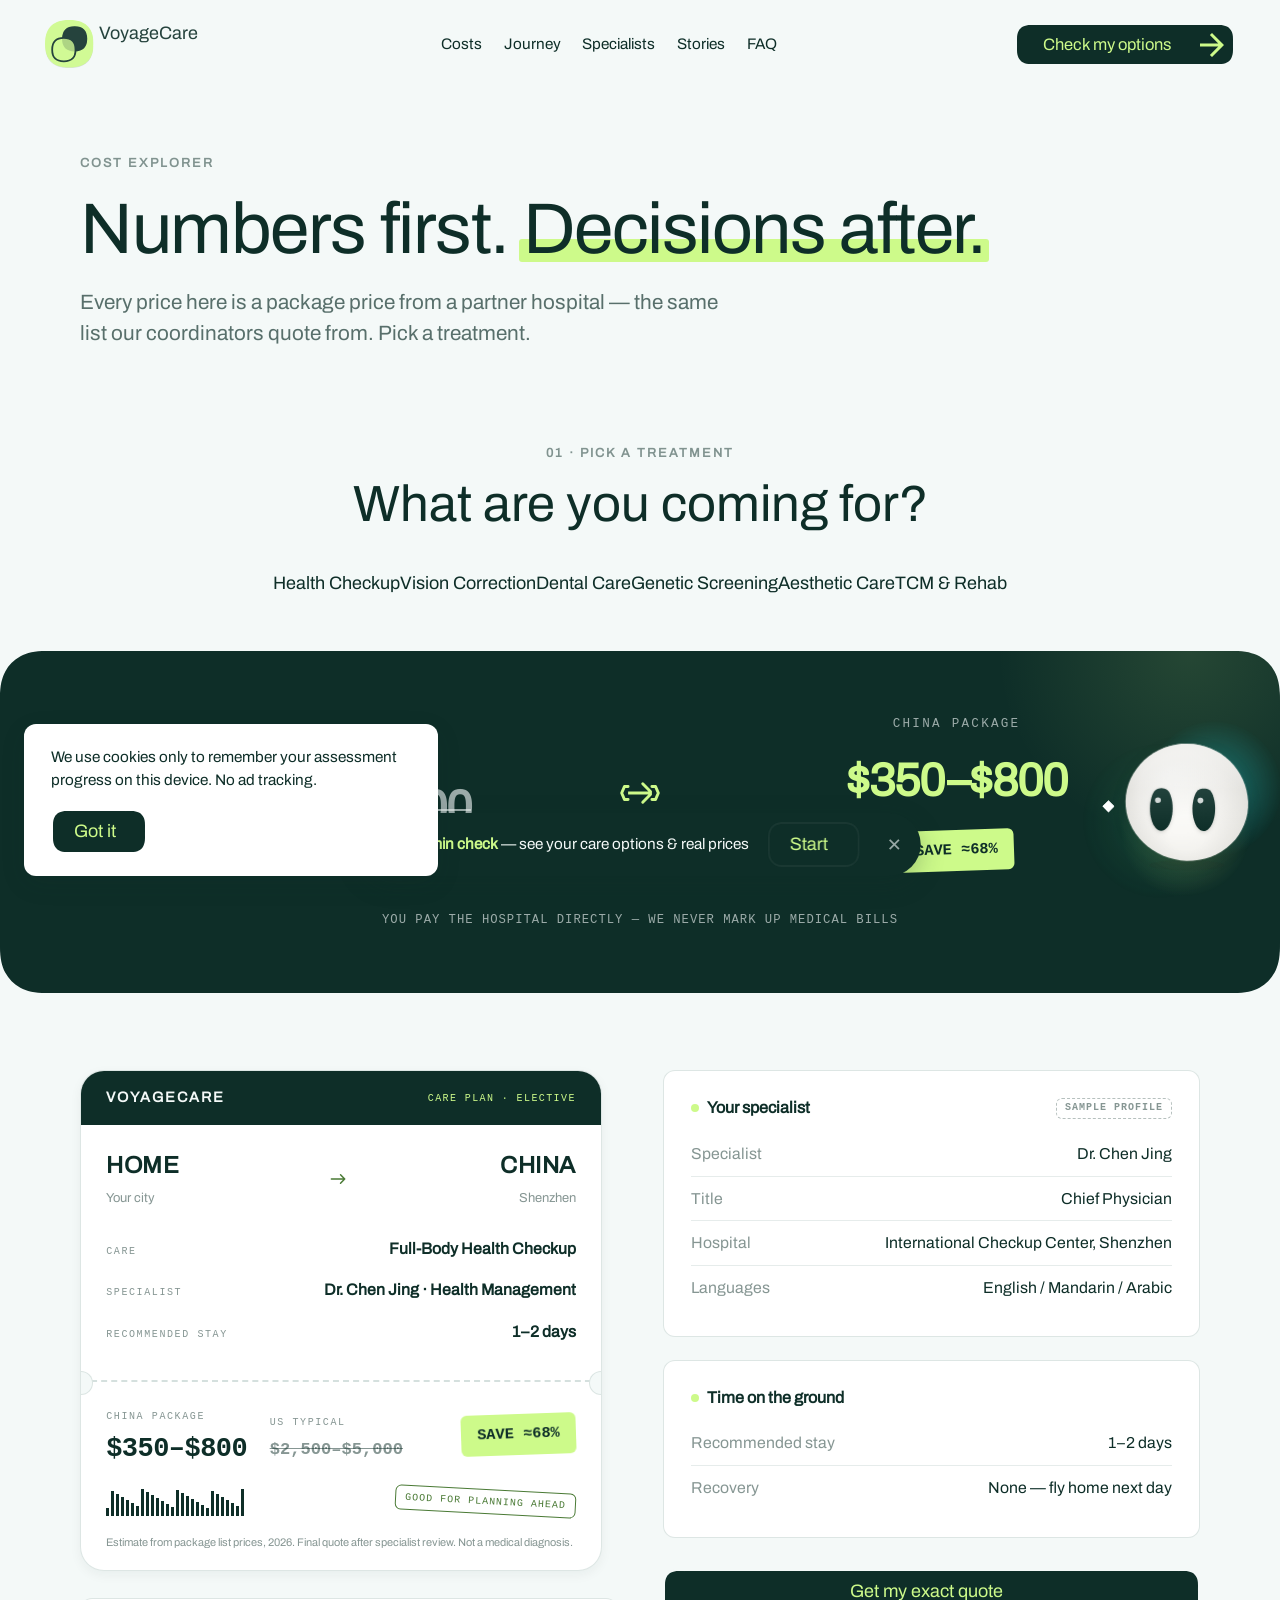
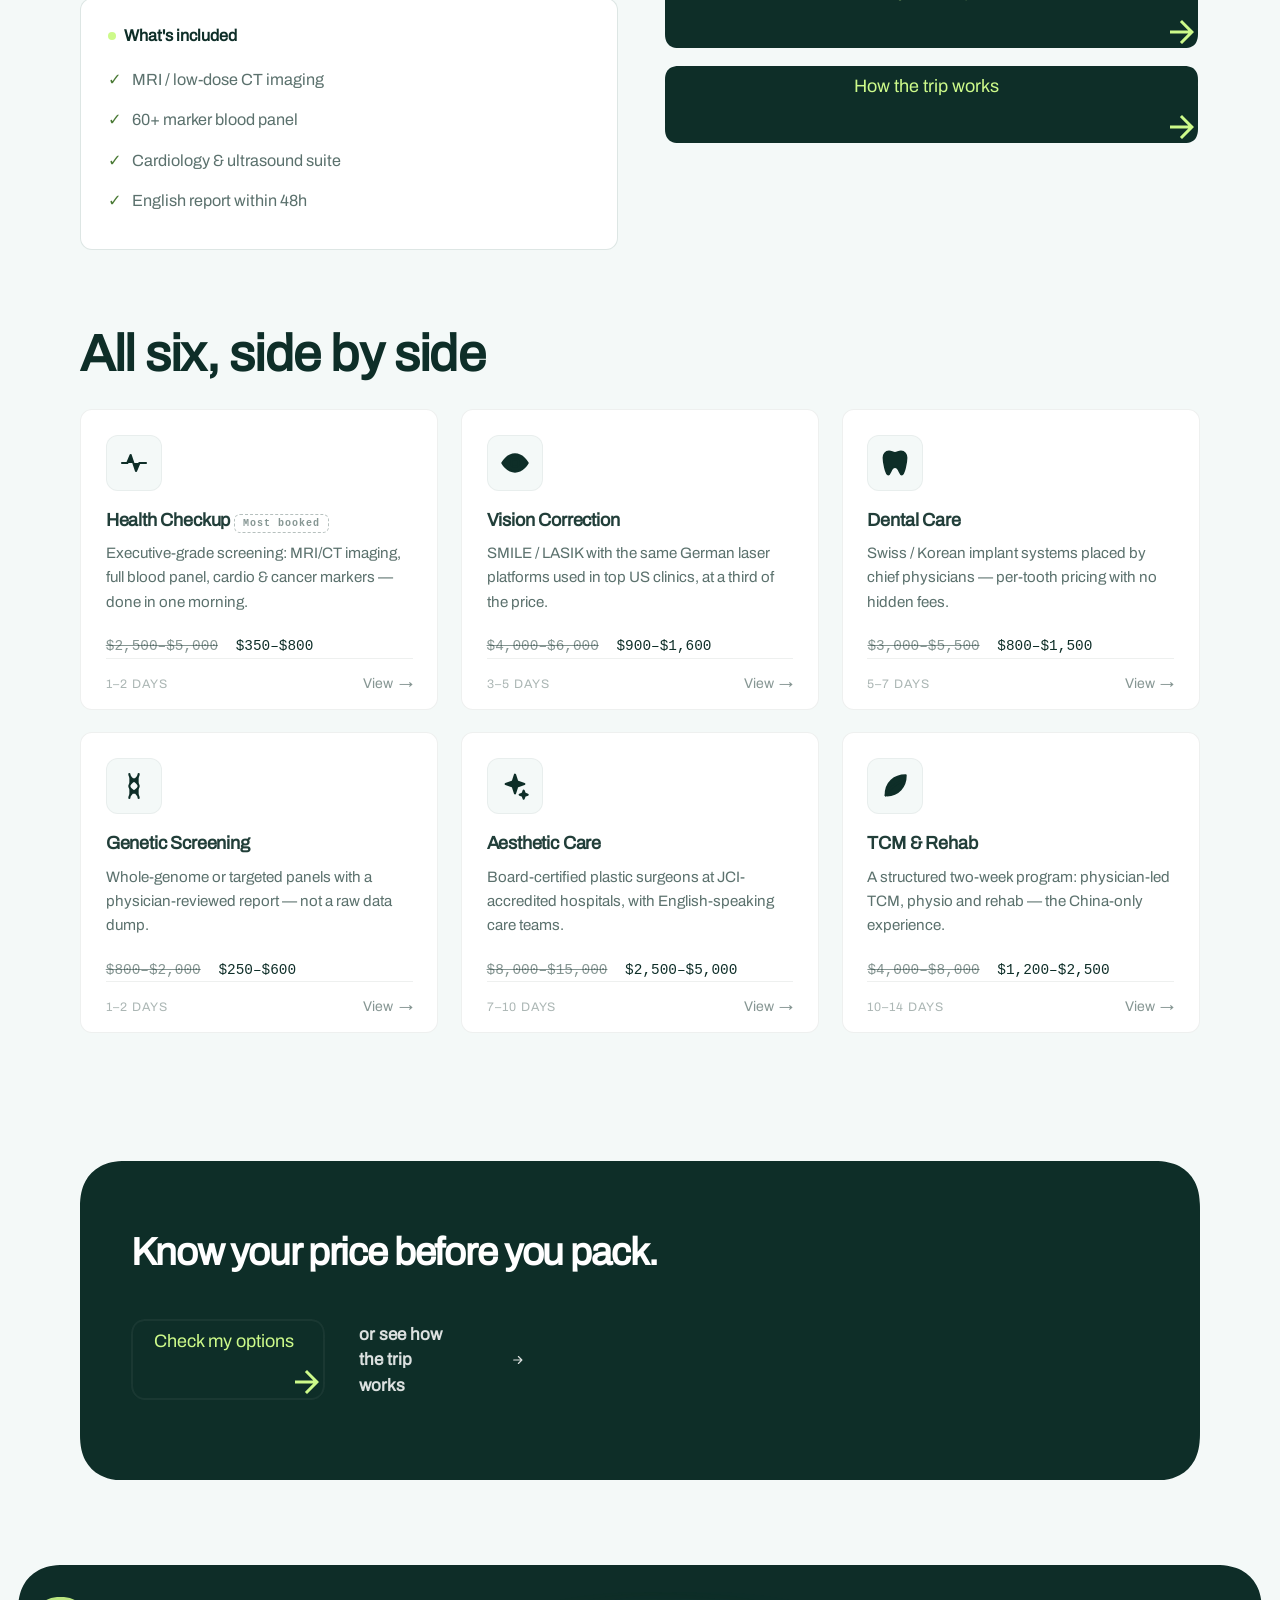
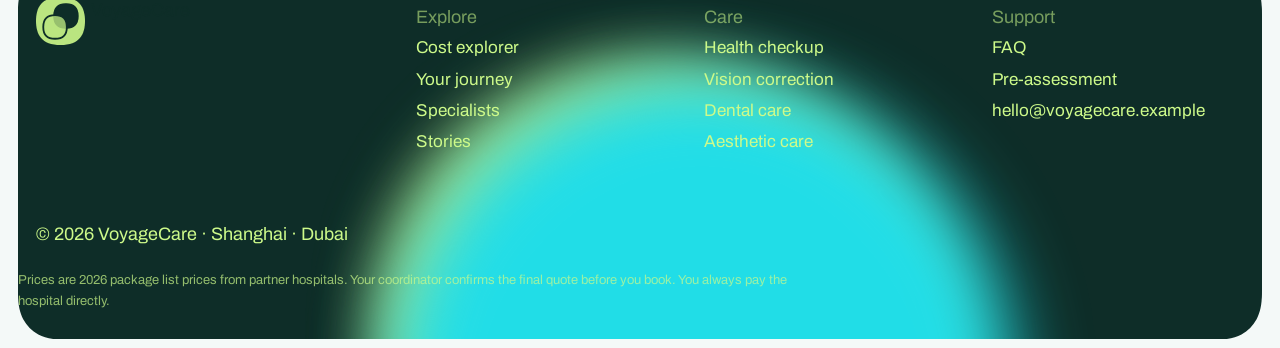
<file: cost-explorer.html>
<!DOCTYPE html>
<html lang="en" class="-loaded">
<head>
<meta charset="UTF-8">
<meta name="viewport" content="width=device-width, initial-scale=1.0">
<title>Cost explorer — VoyageCare</title>
<meta name="description" content="Package prices from partner hospitals in China, next to typical US list prices. Pick a treatment, see the whole trip.">
<link rel="icon" href="images/logo-symbol.svg">
<link rel="stylesheet" href="assets/css/oc-styles.css">
<link rel="stylesheet" href="assets/css/tokens.css">
<link rel="stylesheet" href="assets/css/site.css">
<style>
  /* 本页内容留白：.-w 原版仅 1rem 边距全宽，大屏过于局促；限宽居中（footer 在 main 外不受影响） */
  .page .-w { max-width: 1120px; margin-inline: auto; }
</style>
<link rel="preconnect" href="https://fonts.googleapis.cn">
<link rel="preconnect" href="https://fonts.gstatic.cn" crossorigin>
<link href="https://fonts.googleapis.cn/css2?family=JetBrains+Mono:wght@500;700&family=Lora:ital@1&display=swap" rel="stylesheet">
</head>
<body class="-OpenCall">
<div id="OpenCall">

<header class="header" id="nav">
  <div class="-w">
    <a href="index.html" class="logo" aria-label="VoyageCare home">
      <span class="l-symbol"><span><img src="images/logo-symbol.svg" alt="VoyageCare"></span></span>
      <span class="l-tt">VoyageCare</span>
    </a>
    <nav aria-label="Primary">
      <div class="nav-items">
        <a href="cost-explorer.html"><span class="base"><span>Costs</span></span></a>
        <a href="journey.html"><span class="base"><span>Journey</span></span></a>
        <a href="specialists.html"><span class="base"><span>Specialists</span></span></a>
        <a href="stories.html"><span class="base"><span>Stories</span></span></a>
        <a href="faq.html"><span class="base"><span>FAQ</span></span></a>
      </div>
    </nav>
    <div class="button-group">
      <a href="pre-assessment.html" class="button -p -b contact-sales"><span class="text"><span data-label="2 minutes, free"><span>Check my options</span></span></span><svg viewBox="0 0 24 24" aria-hidden="true"><path d="M12 4l-1.41 1.41L16.17 11H4v2h12.17l-5.58 5.59L12 20l8-8-8-8z"/></svg></a>
    </div>
    <button class="nav__burger" id="navBurger" aria-label="Menu" aria-expanded="false"><span></span><span></span><span></span></button>
  </div>
</header>
<div class="nav__mobile" id="navMobile">
  <a href="cost-explorer.html">Costs</a>
  <a href="journey.html">Journey</a>
  <a href="specialists.html">Specialists</a>
  <a href="stories.html">Stories</a>
  <a href="faq.html">FAQ</a>
</div>

<main class="page">

  <header class="pagehead">
    <div class="-w">
      <span class="eyebrow reveal">Cost explorer</span>
      <h1 class="reveal" style="--l-delay:.06;">Numbers first. <span class="hl-accent">Decisions after.</span></h1>
      <p class="lead reveal" style="--l-delay:.12;">Every price here is a package price from a partner hospital — the same list our coordinators quote from. Pick a treatment.</p>
    </div>
  </header>

  <!-- ============ Cost Explorer v2：三幕结构 Pick → Compare → Plan ============ -->
  <section data-ce="full" style="padding: 0 0 var(--space-section-md);">
    <!-- S1 选择 -->
    <div class="ce-pick reveal" style="max-width:1120px; margin-inline:auto;">
      <span class="eyebrow" style="justify-content:center;">01 &middot; Pick a treatment</span>
      <h2 class="-h3">What are you coming for?</h2>
      <div class="quick-filters" data-ce-chips style="justify-content:center; margin-top:2rem;"></div>
    </div>

    <!-- S2 对比带（全宽深色） -->
    <div class="ce-compare mask-r40 reveal" style="--l-delay:.1; margin-top:3rem;">
      <div class="-w">
        <div class="ce-compare__grid">
          <div class="ce-price ce-price--us">
            <span class="ce-label">US typical</span>
            <b class="mono" data-ce-us>$0–$0</b>
          </div>
          <svg class="ce-plane" width="44" height="44" viewBox="0 0 24 24" fill="none" stroke="currentColor" stroke-width="1.6" stroke-linecap="round" stroke-linejoin="round" aria-hidden="true"><path d="M2.5 12h16m0 0-5-5m5 5-5 5"/><path d="M5.5 8.5h-2L2 12l1.5 3.5h2M18.5 8.5h2L22 12l-1.5 3.5h-2"/></svg>
          <div class="ce-price ce-price--cn">
            <span class="ce-label">China package</span>
            <b class="mono" data-ce-cn>$0–$0</b>
            <span class="bpass__save" data-ce-save style="margin: .75rem auto 0; display:inline-block;">SAVE ≈0%</span>
          </div>
        </div>
        <p class="ce-note">YOU PAY THE HOSPITAL DIRECTLY — WE NEVER MARK UP MEDICAL BILLS</p>
      </div>
    </div>

    <!-- S3 方案区（双栏） -->
    <div class="ce-plan" style="max-width:1120px; margin-inline:auto;">
      <div class="reveal">
        <div data-ce-bpass></div>
        <div class="summary" style="margin-top: 1.5rem;">
          <h4>What's included</h4>
          <ul style="list-style:none;" class="ce-checklist" data-ce-includes></ul>
        </div>
      </div>
      <aside class="reveal" style="--l-delay:.12;">
        <div class="summary">
          <h4>Your specialist <span class="sample-tag" style="margin-left:auto;">Sample profile</span></h4>
          <div data-ce-doctor></div>
        </div>
        <div class="summary" style="margin-top: 1.25rem;">
          <h4>Time on the ground</h4>
          <div class="summary__row"><span class="summary__k">Recommended stay</span><span class="summary__v" data-ce-stay>—</span></div>
          <div class="summary__row"><span class="summary__k">Recovery</span><span class="summary__v" data-ce-recovery>—</span></div>
        </div>
        <div style="margin-top: 1.75rem; display:grid; gap:.75rem;">
          <a class="button -p -b" href="pre-assessment.html"><span class="text"><span data-label="Free &middot; 48h reply"><span>Get my exact quote</span></span></span><svg viewBox="0 0 24 24" aria-hidden="true"><path d="M12 4l-1.41 1.41L16.17 11H4v2h12.17l-5.58 5.59L12 20l8-8-8-8z"/></svg></a>
          <a class="button -p -b" href="journey.html"><span class="text"><span data-label="Door to door"><span>How the trip works</span></span></span><svg viewBox="0 0 24 24" aria-hidden="true"><path d="M12 4l-1.41 1.41L16.17 11H4v2h12.17l-5.58 5.59L12 20l8-8-8-8z"/></svg></a>
        </div>
      </aside>
    </div>
  </section>

  <section class="c-workflows" style="padding-top: 0;">
    <div class="-w">
      <div class="title section-header section-header-left reveal">
        <span class="-h3 section-title">All six, side by side</span>
      </div>
      <div class="integrations-section reveal">
        <div class="integration-grid" data-render="treatments"></div>
      </div>
    </div>
  </section>

  <section class="c-closing-cta">
    <div class="-w">
      <div class="closing-band mask-r40 reveal">
        <div class="orb-dock" aria-hidden="true"></div>
        <div class="closing-copy">
          <h2 class="closing-title">Know your price <span class="hl-accent">before you pack.</span></h2>
          <div class="closing-actions">
            <span class="cta-capture"><a href="pre-assessment.html" class="button -p -b"><span class="text"><span data-label="2 minutes, free"><span>Check my options</span></span></span><svg viewBox="0 0 24 24" aria-hidden="true"><path d="M12 4l-1.41 1.41L16.17 11H4v2h12.17l-5.58 5.59L12 20l8-8-8-8z"/></svg></a></span>
            <a href="journey.html" class="secondary-link">or see how the trip works <svg width="14" height="14" viewBox="0 0 24 24" fill="none" stroke="currentColor" stroke-width="2" stroke-linecap="round" stroke-linejoin="round" aria-hidden="true"><path d="M5 12h14m0 0-6-6m6 6-6 6"/></svg></a>
          </div>
        </div>
      </div>
    </div>
  </section>
</main>

<footer class="c-footer">
  <div class="-w">
    <div class="bg"><span></span><span></span><span></span></div>
    <div class="top">
      <a href="index.html" class="logo">
        <span class="l-symbol"><span><img src="images/logo-symbol.svg" alt="VoyageCare"></span></span>
        <span class="l-tt">VoyageCare</span>
      </a>
      <nav>
        <div class="col">
          <span class="-h5">Explore</span>
          <a href="cost-explorer.html"><span class="base">Cost explorer</span></a>
          <a href="journey.html"><span class="base">Your journey</span></a>
          <a href="specialists.html"><span class="base">Specialists</span></a>
          <a href="stories.html"><span class="base">Stories</span></a>
        </div>
        <div class="col">
          <span class="-h5">Care</span>
          <a href="cost-explorer.html#checkup"><span class="base">Health checkup</span></a>
          <a href="cost-explorer.html#lasik"><span class="base">Vision correction</span></a>
          <a href="cost-explorer.html#dental"><span class="base">Dental care</span></a>
          <a href="cost-explorer.html#aesthetic"><span class="base">Aesthetic care</span></a>
        </div>
        <div class="col">
          <span class="-h5">Support</span>
          <a href="faq.html"><span class="base">FAQ</span></a>
          <a href="pre-assessment.html"><span class="base">Pre-assessment</span></a>
          <a href="mailto:hello@voyagecare.example"><span class="base">hello@voyagecare.example</span></a>
        </div>
      </nav>
    </div>
    <div class="bot">
      <span class="copy">&copy; 2026 VoyageCare · Shanghai · Dubai</span>
    </div>
    <p class="disclaimer">Prices are 2026 package list prices from partner hospitals. Your coordinator confirms the final quote before you book. You always pay the hospital directly.</p>
  </div>
</footer>

</div><!-- /#OpenCall -->

<script src="assets/js/data.js"></script>
<script src="assets/js/main.js"></script>
<script src="assets/js/cost-explorer.js"></script>
<script src="assets/js/emotion-rig.js"></script>
<script src="assets/js/orb.js"></script>
</body>
</html>
</file>
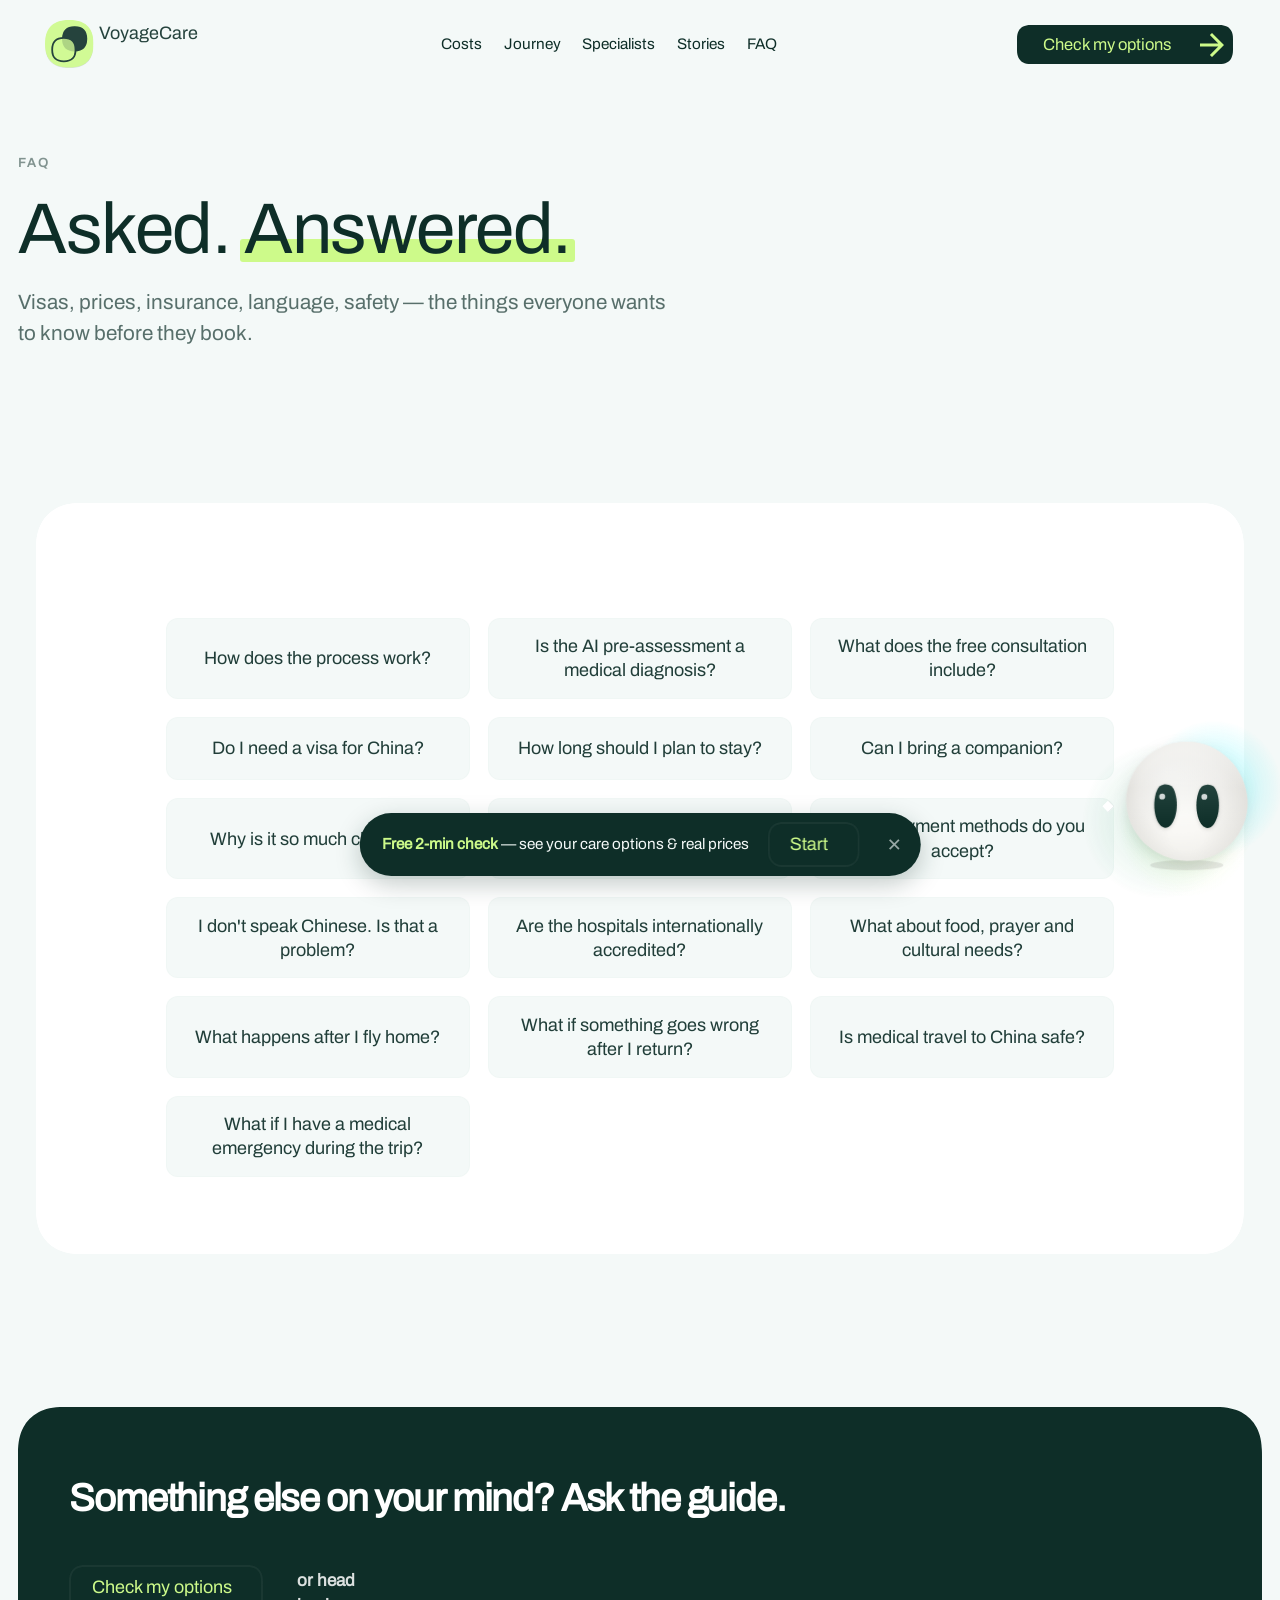
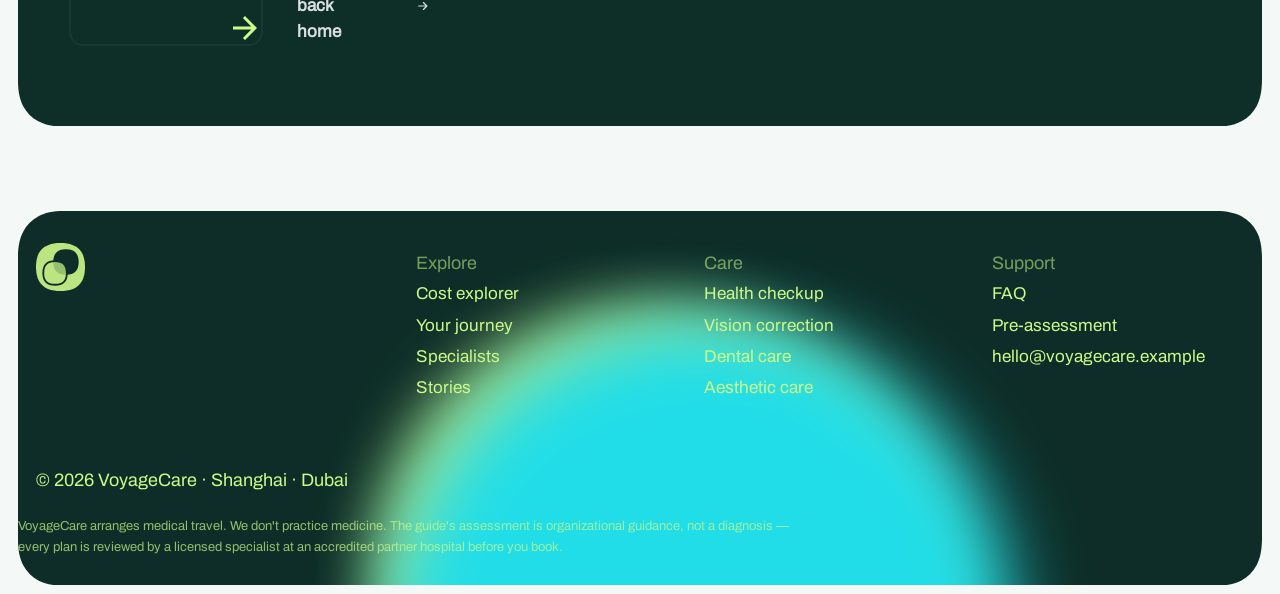
<file: faq.html>
<!DOCTYPE html>
<html lang="en" class="-loaded">
<head>
<meta charset="UTF-8">
<meta name="viewport" content="width=device-width, initial-scale=1.0">
<title>FAQ — VoyageCare</title>
<meta name="description" content="Visas, prices, insurance, language, safety, follow-up. The things everyone asks before they book — answered straight.">
<link rel="icon" href="images/logo-symbol.svg">
<link rel="stylesheet" href="assets/css/oc-styles.css">
<link rel="stylesheet" href="assets/css/tokens.css">
<link rel="stylesheet" href="assets/css/site.css">
<link rel="preconnect" href="https://fonts.googleapis.cn">
<link rel="preconnect" href="https://fonts.gstatic.cn" crossorigin>
<link href="https://fonts.googleapis.cn/css2?family=JetBrains+Mono:wght@500;700&family=Lora:ital@1&display=swap" rel="stylesheet">
</head>
<body class="-OpenCall">
<div id="OpenCall">

<header class="header" id="nav">
  <div class="-w">
    <a href="index.html" class="logo" aria-label="VoyageCare home">
      <span class="l-symbol"><span><img src="images/logo-symbol.svg" alt="VoyageCare"></span></span>
      <span class="l-tt">VoyageCare</span>
    </a>
    <nav aria-label="Primary">
      <div class="nav-items">
        <a href="cost-explorer.html"><span class="base"><span>Costs</span></span></a>
        <a href="journey.html"><span class="base"><span>Journey</span></span></a>
        <a href="specialists.html"><span class="base"><span>Specialists</span></span></a>
        <a href="stories.html"><span class="base"><span>Stories</span></span></a>
        <a href="faq.html"><span class="base"><span>FAQ</span></span></a>
      </div>
    </nav>
    <div class="button-group">
      <a href="pre-assessment.html" class="button -p -b contact-sales"><span class="text"><span data-label="2 minutes, free"><span>Check my options</span></span></span><svg viewBox="0 0 24 24" aria-hidden="true"><path d="M12 4l-1.41 1.41L16.17 11H4v2h12.17l-5.58 5.59L12 20l8-8-8-8z"/></svg></a>
    </div>
    <button class="nav__burger" id="navBurger" aria-label="Menu" aria-expanded="false"><span></span><span></span><span></span></button>
  </div>
</header>
<div class="nav__mobile" id="navMobile">
  <a href="cost-explorer.html">Costs</a>
  <a href="journey.html">Journey</a>
  <a href="specialists.html">Specialists</a>
  <a href="stories.html">Stories</a>
  <a href="faq.html">FAQ</a>
</div>

<main class="page">

  <header class="pagehead">
    <div class="-w">
      <span class="eyebrow reveal">FAQ</span>
      <h1 class="reveal" style="--l-delay:.06;">Asked. <span class="hl-accent">Answered.</span></h1>
      <p class="lead reveal" style="--l-delay:.12;">Visas, prices, insurance, language, safety — the things everyone wants to know before they book.</p>
    </div>
  </header>

  <section style="padding: 0 0 var(--space-section-md);">
    <div class="-w">
      <div data-render="faqs"></div>
    </div>
  </section>

  <section class="c-closing-cta">
    <div class="-w">
      <div class="closing-band mask-r40 reveal">
        <div class="orb-dock" aria-hidden="true"></div>
        <div class="closing-copy">
          <h2 class="closing-title">Something else on your mind? <span class="hl-accent">Ask the guide.</span></h2>
          <div class="closing-actions">
            <span class="cta-capture"><a href="pre-assessment.html" class="button -p -b"><span class="text"><span data-label="2 minutes, free"><span>Check my options</span></span></span><svg viewBox="0 0 24 24" aria-hidden="true"><path d="M12 4l-1.41 1.41L16.17 11H4v2h12.17l-5.58 5.59L12 20l8-8-8-8z"/></svg></a></span>
            <a href="index.html" class="secondary-link">or head back home <svg width="14" height="14" viewBox="0 0 24 24" fill="none" stroke="currentColor" stroke-width="2" stroke-linecap="round" stroke-linejoin="round" aria-hidden="true"><path d="M5 12h14m0 0-6-6m6 6-6 6"/></svg></a>
          </div>
        </div>
      </div>
    </div>
  </section>
</main>

<footer class="c-footer">
  <div class="-w">
    <div class="bg"><span></span><span></span><span></span></div>
    <div class="top">
      <a href="index.html" class="logo">
        <span class="l-symbol"><span><img src="images/logo-symbol.svg" alt="VoyageCare"></span></span>
        <span class="l-tt">VoyageCare</span>
      </a>
      <nav>
        <div class="col">
          <span class="-h5">Explore</span>
          <a href="cost-explorer.html"><span class="base">Cost explorer</span></a>
          <a href="journey.html"><span class="base">Your journey</span></a>
          <a href="specialists.html"><span class="base">Specialists</span></a>
          <a href="stories.html"><span class="base">Stories</span></a>
        </div>
        <div class="col">
          <span class="-h5">Care</span>
          <a href="cost-explorer.html#checkup"><span class="base">Health checkup</span></a>
          <a href="cost-explorer.html#lasik"><span class="base">Vision correction</span></a>
          <a href="cost-explorer.html#dental"><span class="base">Dental care</span></a>
          <a href="cost-explorer.html#aesthetic"><span class="base">Aesthetic care</span></a>
        </div>
        <div class="col">
          <span class="-h5">Support</span>
          <a href="faq.html"><span class="base">FAQ</span></a>
          <a href="pre-assessment.html"><span class="base">Pre-assessment</span></a>
          <a href="mailto:hello@voyagecare.example"><span class="base">hello@voyagecare.example</span></a>
        </div>
      </nav>
    </div>
    <div class="bot">
      <span class="copy">&copy; 2026 VoyageCare · Shanghai · Dubai</span>
    </div>
    <p class="disclaimer">VoyageCare arranges medical travel. We don't practice medicine. The guide's assessment is organizational guidance, not a diagnosis — every plan is reviewed by a licensed specialist at an accredited partner hospital before you book.</p>
  </div>
</footer>

</div><!-- /#OpenCall -->

<script src="assets/js/data.js"></script>
<script src="assets/js/main.js"></script>
<script src="assets/js/emotion-rig.js"></script>
<script src="assets/js/orb.js"></script>
</body>
</html>
</file>
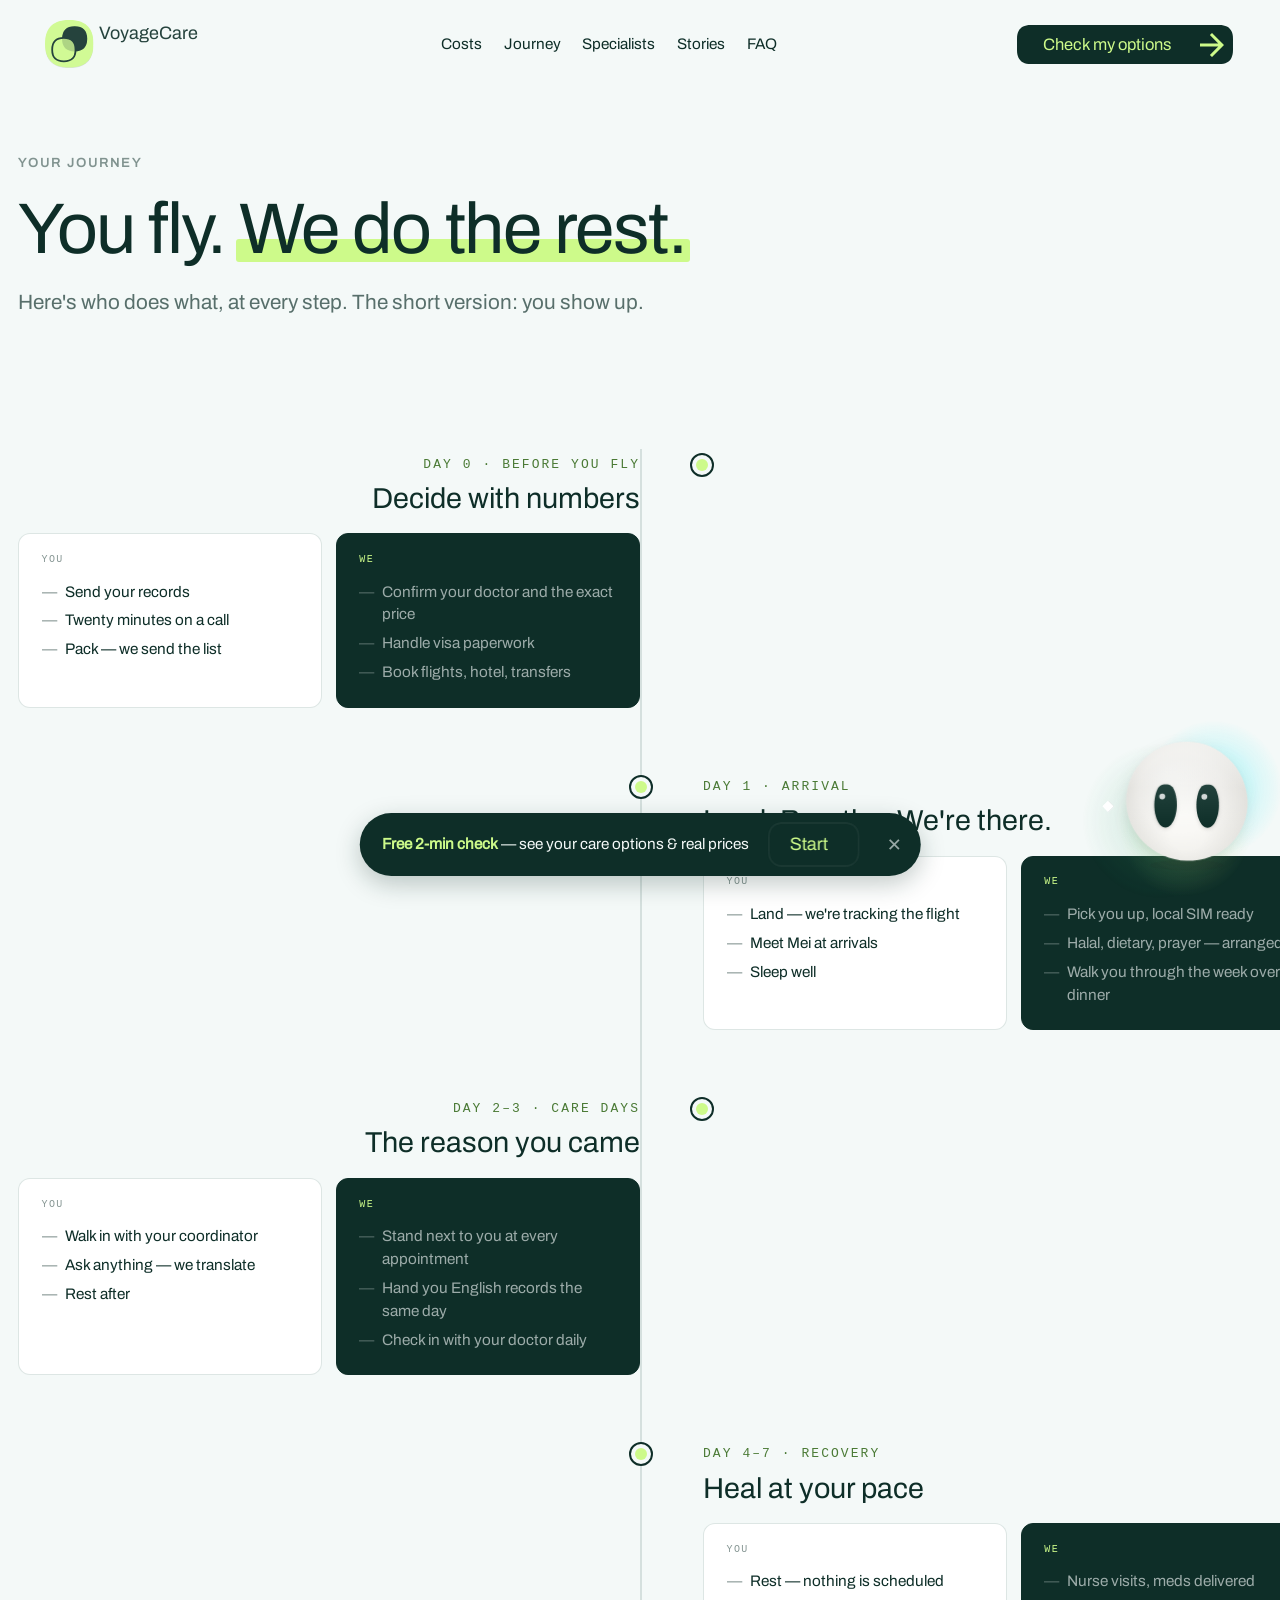
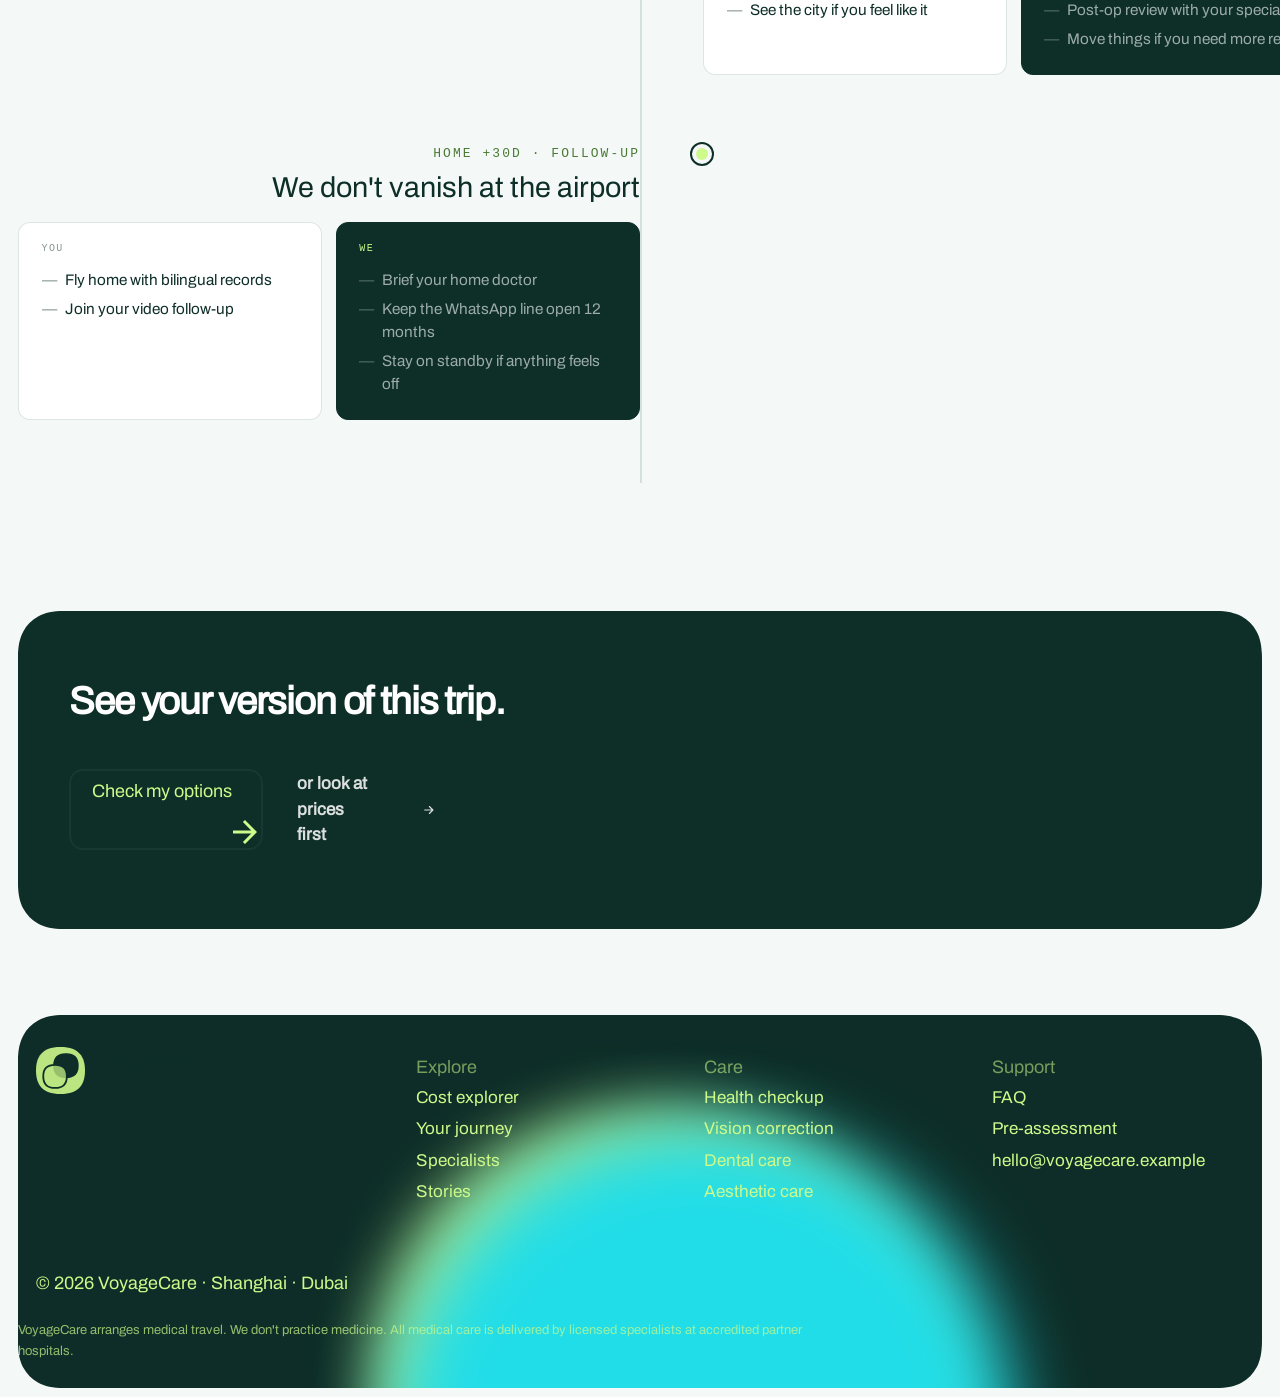
<file: journey.html>
<!DOCTYPE html>
<html lang="en" class="-loaded">
<head>
<meta charset="UTF-8">
<meta name="viewport" content="width=device-width, initial-scale=1.0">
<title>Your journey — VoyageCare</title>
<meta name="description" content="From your flight to your follow-up: airport pickup, a coordinator at every appointment, and a WhatsApp line that stays open for a year.">
<link rel="icon" href="images/logo-symbol.svg">
<link rel="stylesheet" href="assets/css/oc-styles.css">
<link rel="stylesheet" href="assets/css/tokens.css">
<link rel="stylesheet" href="assets/css/site.css">
<link rel="preconnect" href="https://fonts.googleapis.cn">
<link rel="preconnect" href="https://fonts.gstatic.cn" crossorigin>
<link href="https://fonts.googleapis.cn/css2?family=JetBrains+Mono:wght@500;700&family=Lora:ital@1&display=swap" rel="stylesheet">
</head>
<body class="-OpenCall">
<div id="OpenCall">

<header class="header" id="nav">
  <div class="-w">
    <a href="index.html" class="logo" aria-label="VoyageCare home">
      <span class="l-symbol"><span><img src="images/logo-symbol.svg" alt="VoyageCare"></span></span>
      <span class="l-tt">VoyageCare</span>
    </a>
    <nav aria-label="Primary">
      <div class="nav-items">
        <a href="cost-explorer.html"><span class="base"><span>Costs</span></span></a>
        <a href="journey.html"><span class="base"><span>Journey</span></span></a>
        <a href="specialists.html"><span class="base"><span>Specialists</span></span></a>
        <a href="stories.html"><span class="base"><span>Stories</span></span></a>
        <a href="faq.html"><span class="base"><span>FAQ</span></span></a>
      </div>
    </nav>
    <div class="button-group">
      <a href="pre-assessment.html" class="button -p -b contact-sales"><span class="text"><span data-label="2 minutes, free"><span>Check my options</span></span></span><svg viewBox="0 0 24 24" aria-hidden="true"><path d="M12 4l-1.41 1.41L16.17 11H4v2h12.17l-5.58 5.59L12 20l8-8-8-8z"/></svg></a>
    </div>
    <button class="nav__burger" id="navBurger" aria-label="Menu" aria-expanded="false"><span></span><span></span><span></span></button>
  </div>
</header>
<div class="nav__mobile" id="navMobile">
  <a href="cost-explorer.html">Costs</a>
  <a href="journey.html">Journey</a>
  <a href="specialists.html">Specialists</a>
  <a href="stories.html">Stories</a>
  <a href="faq.html">FAQ</a>
</div>

<main class="page">

  <header class="pagehead">
    <div class="-w">
      <span class="eyebrow reveal">Your journey</span>
      <h1 class="reveal" style="--l-delay:.06;">You fly. <span class="hl-accent">We do the rest.</span></h1>
      <p class="lead reveal" style="--l-delay:.12;">Here's who does what, at every step. The short version: you show up.</p>
    </div>
  </header>

  <section class="c-workflows" style="padding-top: 0;">
    <div class="-w">
      <div class="journey-tl">

        <div class="jstop reveal">
          <span class="jstop__dot" aria-hidden="true"></span>
          <span class="jstop__day">Day 0 · Before you fly</span>
          <h3 class="jstop__title">Decide with numbers</h3>
          <div class="jstop__cols">
            <div class="jstop__col jstop__col--you">
              <h5>You</h5>
              <ul>
                <li>Send your records</li>
                <li>Twenty minutes on a call</li>
                <li>Pack — we send the list</li>
              </ul>
            </div>
            <div class="jstop__col jstop__col--we">
              <h5>We</h5>
              <ul>
                <li>Confirm your doctor and the exact price</li>
                <li>Handle visa paperwork</li>
                <li>Book flights, hotel, transfers</li>
              </ul>
            </div>
          </div>
        </div>

        <div class="jstop reveal">
          <span class="jstop__dot" aria-hidden="true"></span>
          <span class="jstop__day">Day 1 · Arrival</span>
          <h3 class="jstop__title">Land. Breathe. We're there.</h3>
          <div class="jstop__cols">
            <div class="jstop__col jstop__col--you">
              <h5>You</h5>
              <ul>
                <li>Land — we're tracking the flight</li>
                <li>Meet Mei at arrivals</li>
                <li>Sleep well</li>
              </ul>
            </div>
            <div class="jstop__col jstop__col--we">
              <h5>We</h5>
              <ul>
                <li>Pick you up, local SIM ready</li>
                <li>Halal, dietary, prayer — arranged</li>
                <li>Walk you through the week over dinner</li>
              </ul>
            </div>
          </div>
        </div>

        <div class="jstop reveal">
          <span class="jstop__dot" aria-hidden="true"></span>
          <span class="jstop__day">Day 2–3 · Care days</span>
          <h3 class="jstop__title">The reason you came</h3>
          <div class="jstop__cols">
            <div class="jstop__col jstop__col--you">
              <h5>You</h5>
              <ul>
                <li>Walk in with your coordinator</li>
                <li>Ask anything — we translate</li>
                <li>Rest after</li>
              </ul>
            </div>
            <div class="jstop__col jstop__col--we">
              <h5>We</h5>
              <ul>
                <li>Stand next to you at every appointment</li>
                <li>Hand you English records the same day</li>
                <li>Check in with your doctor daily</li>
              </ul>
            </div>
          </div>
        </div>

        <div class="jstop reveal">
          <span class="jstop__dot" aria-hidden="true"></span>
          <span class="jstop__day">Day 4–7 · Recovery</span>
          <h3 class="jstop__title">Heal at your pace</h3>
          <div class="jstop__cols">
            <div class="jstop__col jstop__col--you">
              <h5>You</h5>
              <ul>
                <li>Rest — nothing is scheduled</li>
                <li>See the city if you feel like it</li>
              </ul>
            </div>
            <div class="jstop__col jstop__col--we">
              <h5>We</h5>
              <ul>
                <li>Nurse visits, meds delivered</li>
                <li>Post-op review with your specialist</li>
                <li>Move things if you need more rest</li>
              </ul>
            </div>
          </div>
        </div>

        <div class="jstop reveal">
          <span class="jstop__dot" aria-hidden="true"></span>
          <span class="jstop__day">Home +30d · Follow-up</span>
          <h3 class="jstop__title">We don't vanish at the airport</h3>
          <div class="jstop__cols">
            <div class="jstop__col jstop__col--you">
              <h5>You</h5>
              <ul>
                <li>Fly home with bilingual records</li>
                <li>Join your video follow-up</li>
              </ul>
            </div>
            <div class="jstop__col jstop__col--we">
              <h5>We</h5>
              <ul>
                <li>Brief your home doctor</li>
                <li>Keep the WhatsApp line open 12 months</li>
                <li>Stay on standby if anything feels off</li>
              </ul>
            </div>
          </div>
        </div>

      </div>
    </div>
  </section>

  <section class="c-closing-cta">
    <div class="-w">
      <div class="closing-band mask-r40 reveal">
        <div class="orb-dock" aria-hidden="true"></div>
        <div class="closing-copy">
          <h2 class="closing-title">See your version <span class="hl-accent">of this trip.</span></h2>
          <div class="closing-actions">
            <span class="cta-capture"><a href="pre-assessment.html" class="button -p -b"><span class="text"><span data-label="2 minutes, free"><span>Check my options</span></span></span><svg viewBox="0 0 24 24" aria-hidden="true"><path d="M12 4l-1.41 1.41L16.17 11H4v2h12.17l-5.58 5.59L12 20l8-8-8-8z"/></svg></a></span>
            <a href="cost-explorer.html" class="secondary-link">or look at prices first <svg width="14" height="14" viewBox="0 0 24 24" fill="none" stroke="currentColor" stroke-width="2" stroke-linecap="round" stroke-linejoin="round" aria-hidden="true"><path d="M5 12h14m0 0-6-6m6 6-6 6"/></svg></a>
          </div>
        </div>
      </div>
    </div>
  </section>
</main>

<footer class="c-footer">
  <div class="-w">
    <div class="bg"><span></span><span></span><span></span></div>
    <div class="top">
      <a href="index.html" class="logo">
        <span class="l-symbol"><span><img src="images/logo-symbol.svg" alt="VoyageCare"></span></span>
        <span class="l-tt">VoyageCare</span>
      </a>
      <nav>
        <div class="col">
          <span class="-h5">Explore</span>
          <a href="cost-explorer.html"><span class="base">Cost explorer</span></a>
          <a href="journey.html"><span class="base">Your journey</span></a>
          <a href="specialists.html"><span class="base">Specialists</span></a>
          <a href="stories.html"><span class="base">Stories</span></a>
        </div>
        <div class="col">
          <span class="-h5">Care</span>
          <a href="cost-explorer.html#checkup"><span class="base">Health checkup</span></a>
          <a href="cost-explorer.html#lasik"><span class="base">Vision correction</span></a>
          <a href="cost-explorer.html#dental"><span class="base">Dental care</span></a>
          <a href="cost-explorer.html#aesthetic"><span class="base">Aesthetic care</span></a>
        </div>
        <div class="col">
          <span class="-h5">Support</span>
          <a href="faq.html"><span class="base">FAQ</span></a>
          <a href="pre-assessment.html"><span class="base">Pre-assessment</span></a>
          <a href="mailto:hello@voyagecare.example"><span class="base">hello@voyagecare.example</span></a>
        </div>
      </nav>
    </div>
    <div class="bot">
      <span class="copy">&copy; 2026 VoyageCare · Shanghai · Dubai</span>
    </div>
    <p class="disclaimer">VoyageCare arranges medical travel. We don't practice medicine. All medical care is delivered by licensed specialists at accredited partner hospitals.</p>
  </div>
</footer>

</div><!-- /#OpenCall -->

<script src="assets/js/data.js"></script>
<script src="assets/js/main.js"></script>
<script src="assets/js/emotion-rig.js"></script>
<script src="assets/js/orb.js"></script>
</body>
</html>
</file>
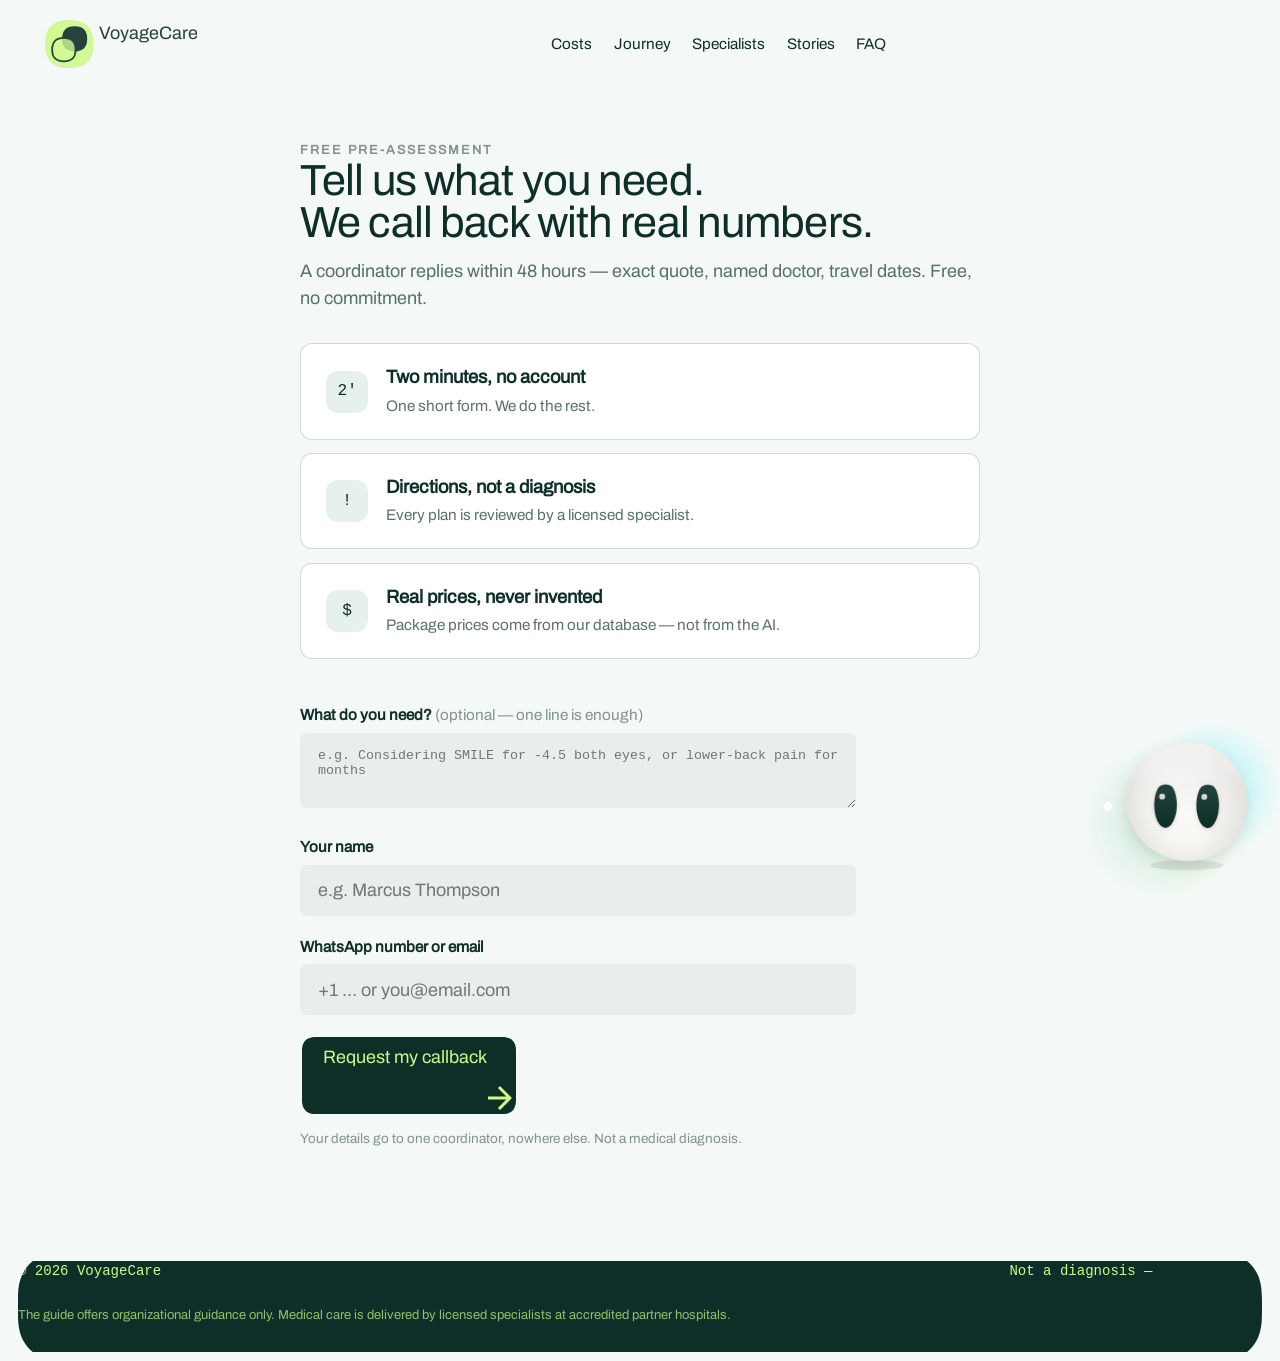
<file: pre-assessment.html>
<!DOCTYPE html>
<html lang="en" class="-loaded">
<head>
<meta charset="UTF-8">
<meta name="viewport" content="width=device-width, initial-scale=1.0">
<title>Check your options — VoyageCare</title>
<meta name="description" content="Two minutes with the guide. Directions with confidence levels and real package prices — then a person takes over.">
<link rel="icon" href="images/logo-symbol.svg">
<link rel="stylesheet" href="assets/css/oc-styles.css">
<link rel="stylesheet" href="assets/css/tokens.css">
<link rel="stylesheet" href="assets/css/site.css">
<link rel="preconnect" href="https://fonts.googleapis.cn">
<link rel="preconnect" href="https://fonts.gstatic.cn" crossorigin>
<link href="https://fonts.googleapis.cn/css2?family=JetBrains+Mono:wght@500;700&family=Lora:ital@1&display=swap" rel="stylesheet">
</head>
<body class="-OpenCall" data-no-invite>
<div id="OpenCall">

<header class="header" id="nav">
  <div class="-w">
    <a href="index.html" class="logo" aria-label="VoyageCare home">
      <span class="l-symbol"><span><img src="images/logo-symbol.svg" alt="VoyageCare"></span></span>
      <span class="l-tt">VoyageCare</span>
    </a>
    <nav aria-label="Primary">
      <div class="nav-items">
        <a href="cost-explorer.html"><span class="base"><span>Costs</span></span></a>
        <a href="journey.html"><span class="base"><span>Journey</span></span></a>
        <a href="specialists.html"><span class="base"><span>Specialists</span></span></a>
        <a href="stories.html"><span class="base"><span>Stories</span></span></a>
        <a href="faq.html"><span class="base"><span>FAQ</span></span></a>
      </div>
    </nav>
    <button class="nav__burger" id="navBurger" aria-label="Menu" aria-expanded="false"><span></span><span></span><span></span></button>
  </div>
</header>
<div class="nav__mobile" id="navMobile">
  <a href="cost-explorer.html">Costs</a>
  <a href="journey.html">Journey</a>
  <a href="specialists.html">Specialists</a>
  <a href="stories.html">Stories</a>
  <a href="faq.html">FAQ</a>
</div>

<!-- Wizard：所有屏由 wizard.js 渲染进 #wizard-root -->
<main class="page wizard">
  <div class="-w">
    <div class="wizard__shell">
      <div class="wizard__progress" aria-hidden="true">
        <div class="wizard__progress-bar" id="wzBar"><i></i></div>
        <span class="wizard__progress-text" id="wzText"></span>
      </div>
      <div id="wizard-root"></div>
    </div>
  </div>
</main>

<footer class="c-footer">
  <div class="-w">
    <div style="display:flex; justify-content:space-between; gap:1rem; flex-wrap:wrap; font-family:var(--f-mono); font-size:.78rem;">
      <span>&copy; 2026 VoyageCare</span>
      <span>Not a diagnosis — <a href="faq.html" style="text-decoration:underline;">read the FAQ</a></span>
    </div>
    <p class="disclaimer">The guide offers organizational guidance only. Medical care is delivered by licensed specialists at accredited partner hospitals.</p>
  </div>
</footer>

</div><!-- /#OpenCall -->

<script src="assets/js/data.js"></script>
<script src="assets/js/main.js"></script>
<script src="assets/js/wizard.js"></script>
<script src="assets/js/emotion-rig.js"></script>
<script src="assets/js/orb.js"></script>
</body>
</html>
</file>
<file: assets/css/oc-styles.css>
.button{align-items:center;background-color:rgba(var(--c-grey-light-rgb),.1);box-sizing:border-box;color:var(--c-green);cursor:pointer;display:flex;justify-content:center;-webkit-mask:url(../../images/r-r14-black.svg);mask:url(../../images/r-r14-black.svg);min-width:13rem;overflow:hidden;padding:0 1.1rem;position:relative}.button:before{background-color:var(--c-black);bottom:2px;content:"";left:2px;-webkit-mask:url(../../images/r-r12-black.svg);mask:url(../../images/r-r12-black.svg);position:absolute;right:2px;top:2px}.button .text{align-items:flex-start;display:flex;flex-direction:column;justify-content:center;margin-right:auto;min-height:2rem;padding:.25rem 0}.button .text>span:first-child{align-items:center;display:flex;justify-content:flex-start;margin-right:.5rem;overflow:hidden;position:relative;white-space:nowrap}.button .text>span:first-child span{display:block;transform:translate(0) translateZ(0);transition:opacity .3s var(--f-cubic),transform .3s var(--f-cubic)}.button .text .-mm{display:block;position:relative}.button svg{fill:var(--c-green);margin-left:auto;margin-right:-.5rem;position:relative;transform:translateZ(0);width:2rem}.button:active{top:1px}@media (min-width:1024px){.button{min-width:10rem}.button .text{align-items:center;flex-direction:row;justify-content:flex-start}.button .text>span:first-child{justify-content:center}.button .text>span:first-child:before{color:var(--c-white);content:attr(data-label);display:block;opacity:0;position:absolute;transform:translateY(100%) translateZ(0);transition:opacity .3s var(--f-cubic),transform .3s var(--f-cubic);width:100%}.button .text .-mm{transition:color .3s var(--f-cubic)}.-bp-hover:hover .button .text>span:first-child span,.button:hover .text>span:first-child span{opacity:0;transform:translateY(-100%) translateZ(0)}.-bp-hover:hover .button .text>span:first-child:before,.button:hover .text>span:first-child:before{opacity:1;transform:translate(0) translateZ(0)}.-bp-hover:hover .button .text .-mm,.button:hover .text .-mm{color:rgba(var(--c-white-rgb),.6)}.-bp-hover:hover .button svg,.button:hover svg{fill:var(--c-white)}}

.oc-orb-chat{--orb-size:clamp(8.5rem,13.5vw,11.5rem);--glow-scale:1;--glow-alpha:.85;align-items:center;display:flex;flex-direction:column;justify-content:center;position:relative}.orb-glow{aspect-ratio:1;left:50%;opacity:var(--glow-alpha);pointer-events:none;position:absolute;scale:calc(var(--glow-scale) + var(--volume, 0)*.13);top:calc(var(--orb-size)*.5);transition:scale .45s var(--f-smooth),opacity .8s var(--f-smooth);translate:-50% -50%;width:calc(var(--orb-size)*var(--glow-spread, 2));z-index:0}.orb-glow .lobe{animation:glowOrbit-41a124a1 var(--orbit) linear infinite,glowSwell-41a124a1 var(--swell) ease-in-out infinite;border-radius:50%;top:0;right:0;bottom:0;left:0;position:absolute}.orb-glow .lobe.-cyan{--orbit:15s;--swell:6s;background:radial-gradient(44% 44% at 63% 42%,rgba(36,242,253,.55),rgba(36,242,253,.22) 36%,rgba(36,242,253,0) 72%)}.orb-glow .lobe.-lime{--orbit:21s;--swell:8.5s;animation-delay:-7s,-3.5s;animation-direction:reverse,normal;background:radial-gradient(42% 42% at 50% 62%,hsla(84,92%,76%,.38),hsla(84,92%,76%,.15) 36%,hsla(84,92%,76%,0) 72%)}.orb-glow .lobe.-moss{--orbit:29s;--swell:11.5s;animation-delay:-19s,-9s;background:radial-gradient(48% 48% at 38% 57%,rgba(47,163,107,.3),rgba(47,163,107,.11) 40%,rgba(47,163,107,0) 76%)}@keyframes glowOrbit-41a124a1{to{rotate:1turn}}@keyframes glowSwell-41a124a1{0%,to{opacity:.72;scale:.84}50%{opacity:1;scale:1.14}}.oc-orb-chat.state-idle{--glow-scale:.94;--glow-alpha:.82}.oc-orb-chat.state-connecting{--glow-scale:.86;--glow-alpha:1}.oc-orb-chat.state-human{--glow-scale:.9;--glow-alpha:.8}.oc-orb-chat.state-active{--glow-scale:1.02;--glow-alpha:.9}.oc-orb-chat.state-bot{--glow-scale:1.16;--glow-alpha:1}@media (prefers-reduced-motion:reduce){.orb-glow{transition:none}.orb-glow .lobe{animation:none}}.orb-btn{align-items:center;background-color:transparent;border:none;border-radius:50%;box-shadow:none;cursor:pointer;display:flex;height:var(--orb-size);justify-content:center;outline:none;padding:0;position:relative;transform:scale(1) translateZ(0);transition:transform .6s var(--f-smooth);width:var(--orb-size);z-index:1}.emotion-canvas{height:192%;left:50%;pointer-events:none;position:absolute;top:50%;transform:translate(-50%,-50%);width:192%;z-index:2}.orb-btn:hover:not(:disabled){transform:scale(1.06)}.state-active .orb-btn{transform:scale(1.14)}.variable-collector{align-items:center;background:var(--c-white);border-radius:var(--radius-md);box-shadow:0 4px 12px rgba(var(--c-black-rgb),.05);display:flex;gap:.75rem;margin-top:1.25rem;max-width:360px;padding:.75rem 1rem;width:100%}.var-prompt{align-items:flex-start;display:flex;flex-direction:column;gap:2px;min-width:90px}.var-label{color:var(--c-black);font-weight:700;max-width:100%;overflow:hidden;text-overflow:ellipsis;white-space:nowrap}.var-index{color:var(--c-grey-dark);font-size:.7rem;font-weight:600;text-transform:uppercase}.var-value{align-items:center;display:flex;flex:1}.var-input{background:rgba(0,0,0,.05);font-size:.9rem;padding:.5rem .75rem;width:100%}.next-button,.var-input{border:none;border-radius:var(--radius-sm)}.next-button{align-items:center;background:var(--c-black);color:#fff;cursor:pointer;display:flex;height:38px;justify-content:center;width:38px}.next-button:disabled{background:var(--c-grey)}.fade-slide-enter-active,.fade-slide-leave-active{transition:all .35s var(--f-cubic)}.fade-slide-enter-from,.fade-slide-leave-to{opacity:0;transform:translateY(8px)}.orb-status-indicator{--cta-bubble-bg:var(--c-white);--cta-bubble-border:rgba(var(--c-grey-rgb),.7);--pointer-size:9px;--pointer-cap-inset:0px;--pointer-overlap:calc(var(--pointer-size)/-2 - .5px - var(--pointer-cap-inset));--pointer-rotation:0deg;--pointer-offset-x:0px;--pointer-offset-y:0px;--pointer-margin:0 0 var(--pointer-overlap) 0;--chip-gap:.9rem;--pointer-rotation:-90deg;--pointer-margin:0 var(--pointer-overlap) 0 0;align-items:center;display:flex;flex-direction:row;left:calc(100% + var(--chip-gap));pointer-events:none;position:absolute;top:50%;transform:translateY(-50%);transform-origin:center center;-webkit-user-select:none;-moz-user-select:none;user-select:none;z-index:0}.orb-status-indicator .status-pointer{align-self:center;background:var(--cta-bubble-bg);border-left:1px solid var(--cta-bubble-border);border-radius:1.5px 0 0;border-top:1px solid var(--cta-bubble-border);box-sizing:border-box;height:var(--pointer-size);margin:var(--pointer-margin);pointer-events:none;position:relative;transform:translate(var(--pointer-offset-x),var(--pointer-offset-y)) rotate(calc(var(--pointer-rotation) + 45deg));transform-origin:center;width:var(--pointer-size);z-index:1}.orb-status-indicator .status-label{align-items:center;background:var(--cta-bubble-bg);border:1px solid var(--cta-bubble-border);border-radius:var(--radius-full);box-shadow:0 8px 18px rgba(var(--c-black-rgb),.06);color:var(--c-black);display:inline-flex;font-size:.9rem;font-weight:600;gap:.35rem;padding:.45rem .95rem .45rem .6rem;pointer-events:auto;position:relative;transition:width .3s var(--f-cubic),padding .3s var(--f-cubic);white-space:nowrap}.orb-status-indicator .status-icon{fill:rgba(var(--c-black-rgb),.75);flex-shrink:0;height:1.55rem;width:1.55rem}.orb-status-indicator .status-text{letter-spacing:.01em;line-height:1;padding-right:.05rem}.fade-status-enter-active{animation:statusExpandSide-41a124a1 .4s cubic-bezier(.68,-.55,.265,1.55)}.fade-status-leave-active{animation:statusShrinkSide-41a124a1 .25s cubic-bezier(.55,.085,.68,.53)}@keyframes statusExpandSide-41a124a1{0%{opacity:0;transform:translateY(-50%) scale(.7)}to{opacity:1;transform:translateY(-50%) scale(1)}}@keyframes statusShrinkSide-41a124a1{0%{opacity:1;transform:translateY(-50%) scale(1)}to{opacity:0;transform:translateY(-50%) scale(.8)}}@keyframes statusExpandTop-41a124a1{0%{opacity:0;transform:translate(-50%) scale(.7)}to{opacity:1;transform:translate(-50%) scale(1)}}@keyframes statusShrinkTop-41a124a1{0%{opacity:1;transform:translate(-50%) scale(1)}to{opacity:0;transform:translate(-50%) scale(.8)}}@media (max-width:768px){.orb-status-indicator{--pointer-rotation:180deg;--pointer-margin:var(--pointer-overlap) 0 0 0;--pointer-offset-x:0px;--pointer-offset-y:0px;align-items:center!important;bottom:calc(100% + var(--chip-gap))!important;flex-direction:column-reverse!important;left:50%!important;top:auto!important;transform:translate(-50%)!important}.oc-orb-chat .fade-status-enter-active{animation:statusExpandTop-41a124a1 .4s cubic-bezier(.68,-.55,.265,1.55)!important}.oc-orb-chat .fade-status-leave-active{animation:statusShrinkTop-41a124a1 .25s cubic-bezier(.55,.085,.68,.53)!important}}

.screen{margin:0}.sc-lift{filter:drop-shadow(0 1rem 1.6rem rgba(var(--c-black-rgb),.09))}.sc-window{background:var(--c-white);border:1px solid var(--card-border);overflow:hidden}.sc-chrome{align-items:center;background:var(--c-grey-light);border-bottom:1px solid var(--card-border);display:flex;gap:.75rem;padding:.7rem 1rem}.sc-dots{display:inline-flex;flex-shrink:0;gap:.32rem}.sc-dots i{background:rgba(var(--c-black-rgb),.14);border-radius:var(--radius-full);height:.55rem;width:.55rem}.sc-label{color:var(--text-tertiary);font-size:.78rem;font-weight:600;overflow:hidden;text-overflow:ellipsis;white-space:nowrap}.sc-view{overflow:hidden;position:relative}.sc-view.-cropped:after{background:linear-gradient(to bottom,rgba(var(--c-white-rgb),0),var(--c-white));bottom:0;content:"";height:3.5rem;left:0;pointer-events:none;position:absolute;right:0}.sc-stage{display:block;height:auto;pointer-events:none;transform-origin:top left}.sc-main{overflow:visible}.sc-caption{color:var(--text-tertiary);font-size:.88rem;line-height:1.5;margin-top:clamp(.85rem,1.5vw,1.1rem);max-width:52ch}@media (prefers-reduced-motion:no-preference){.screen{opacity:0;transform:translateY(1rem);transition:opacity .6s var(--f-cubic),transform .7s var(--f-cubic);transition-delay:.08s}.-inview .screen{opacity:1;transform:translateY(0)}}

.demo-experience{--demo-danger-rgb:214,69,65;padding:var(--demo-experience-padding,var(--space-section-md)) 0}.demo-experience,.demo-experience .-w{position:relative}.demo-experience .-w:before{content:"";filter:drop-shadow(0 4px 20px rgba(var(--c-black-rgb),.06));top:0;right:0;bottom:0;left:0;pointer-events:none;position:absolute;z-index:0}.demo-experience .-w:before,.demo-shell{background:var(--c-white);-webkit-mask:url(../../images/r-r40-black.svg);mask:url(../../images/r-r40-black.svg);-webkit-mask-size:100% 100%;mask-size:100% 100%}.demo-shell{align-items:start;border-radius:var(--demo-shell-radius,var(--radius-lg));display:grid;gap:var(--demo-shell-gap,clamp(2rem,4vw,3.5rem));grid-template-columns:minmax(180px,240px) minmax(0,1fr);overflow:hidden;padding:var(--demo-shell-padding,clamp(2rem,5vw,3.5rem));position:relative;z-index:1}@media (max-width:640px){.demo-shell{border:1px solid var(--card-border);box-shadow:var(--card-shadow);-webkit-mask:none;mask:none}.demo-experience .-w:before{display:none}}.specialty-panel{position:relative;z-index:1}.panel-header,.specialty-panel{display:flex;flex-direction:column}.panel-header{gap:.4rem;margin-bottom:.25rem;padding:0 0 1rem}.eyebrow{color:var(--text-tertiary);display:block;font-size:.7rem;font-weight:600;letter-spacing:.16em;text-transform:uppercase}.panel-copy{color:var(--text-primary);font-size:1.15rem;font-weight:500;letter-spacing:-.02em;line-height:1.35;margin:0}.specialty-content{align-content:start;display:grid;gap:.75rem;grid-template-columns:repeat(auto-fit,minmax(120px,1fr));overflow-x:hidden;overflow-y:auto;padding-top:2px}.specialty-pagination{align-items:center;display:flex;flex-wrap:wrap;gap:.75rem;justify-content:space-between;margin-top:1rem}.specialty-page-status{color:var(--text-tertiary);font-size:.75rem;font-weight:500;letter-spacing:.02em}.specialty-page-controls{align-items:center;display:inline-flex;gap:.5rem}.specialty-page-button{background:rgba(var(--c-white-rgb),.92);border:1px solid rgba(var(--c-black-rgb),.12);border-radius:var(--radius-full);color:var(--text-secondary);cursor:pointer;font-size:.78rem;font-weight:600;padding:.35rem .75rem;transition:background .2s ease,color .2s ease,border-color .2s ease}.specialty-page-button:not(:disabled):hover{background:rgba(var(--c-black-rgb),.08);color:var(--text-secondary)}.specialty-page-button:disabled{cursor:not-allowed;opacity:.4}.specialty-page-indicator{color:var(--text-tertiary);font-size:.78rem;font-weight:600}.specialty-card{align-items:center;background:rgba(var(--c-white-rgb),.55);border:1px solid rgba(var(--c-black-rgb),.08);border-radius:var(--radius-md);cursor:pointer;display:flex;gap:.75rem;padding:.95rem 1rem;position:relative;text-align:left;transition:transform .25s var(--f-cubic),background .25s var(--f-cubic),border-color .25s var(--f-cubic)}.specialty-card:hover:not(.-active){background:rgba(var(--c-white-rgb),.75);transform:translateY(-2px)}.specialty-card.-active{border-color:rgba(var(--c-black-rgb),.16)}.specialty-card.-active,.specialty-card.-active:hover{background:rgba(var(--c-white-rgb),.95)!important}.specialty-card.-switching{border-style:dashed}.icon-wrapper{align-items:center;background:transparent;border-radius:var(--radius-md);color:var(--text-secondary);display:flex;flex-shrink:0;font-weight:600;height:44px;justify-content:center;overflow:hidden;position:relative;width:44px}.icon-wrapper.-custom{color:var(--c-black);font-weight:700}.icon-wrapper.-custom:before{background:rgba(var(--c-green-rgb),.3);border-radius:var(--radius-sm);content:"";top:6px;right:6px;bottom:6px;left:6px;position:absolute}.icon-wrapper span.-custom{color:inherit;font-size:1.06rem;font-weight:inherit;letter-spacing:.02em;position:relative}.icon-wrapper img{display:block;height:100%;-o-object-fit:cover;object-fit:cover;width:100%}.card-text{display:flex;flex-direction:column;gap:.25rem;min-width:0}.card-text .label{color:var(--text-secondary);font-size:.95rem;font-weight:600;white-space:normal}.card-text .hint{color:var(--text-tertiary);font-size:.74rem;letter-spacing:.08em;text-transform:uppercase;white-space:normal}.active-ring{display:none}.specialty-card.-active .active-ring{border-color:rgba(var(--c-black-rgb),.2)}.specialty-empty{align-items:center;background:rgba(var(--c-grey-light-rgb),.7);border:1px dashed rgba(var(--c-black-rgb),.12);border-radius:var(--radius-md);color:var(--text-tertiary);display:flex;flex-direction:column;font-size:.9rem;gap:.75rem;padding:1.75rem 1.2rem;text-align:center}.loader{animation:spin-75c2aad8 1s linear infinite;border:3px solid rgba(var(--c-black-rgb),.15);border-radius:var(--radius-full);border-top-color:rgba(var(--c-black-rgb),.5);height:32px;width:32px}.call-panel{align-self:start;background:rgba(var(--c-white-rgb),.95);border:1px solid rgba(var(--c-black-rgb),.06);border-radius:var(--radius-lg);display:flex;flex-direction:column;gap:1.25rem;overflow:hidden;padding:clamp(1.75rem,4vw,2.5rem);position:relative;transform-style:preserve-3d;transition:box-shadow .35s ease;will-change:transform,box-shadow;z-index:1}.call-panel.-animating{animation:callPanelDropIn-75c2aad8 .52s cubic-bezier(.22,.87,.25,1.18) both}.call-panel:after{content:none}.call-heading{align-items:flex-start;display:flex;gap:1rem;justify-content:space-between}.heading-left h3{color:var(--text-primary);font-size:1.414rem;letter-spacing:-.01em;margin:0}.heading-right{align-items:center;display:flex;flex-shrink:0;gap:1.2rem;justify-content:flex-end;min-height:1.5rem}.status-indicator{align-items:center;display:inline-flex;gap:.25rem;justify-content:center;min-width:1.4rem}.status-indicator span{background:rgba(var(--c-black-rgb),.35);border-radius:var(--radius-full);height:.85rem;opacity:.5;transform-origin:center bottom;width:.28rem}.status-indicator span:nth-child(2){animation-delay:.12s}.status-indicator span:nth-child(3){animation-delay:.24s}.status-indicator.-idle span{animation:none;transform:scaleY(.5)}.status-indicator.-connecting span{animation:indicatorPulse-75c2aad8 1.2s ease-in-out infinite}.status-indicator.-responding span{animation:indicatorWave-75c2aad8 1.1s ease-in-out infinite}.status-indicator.-human span{animation:indicatorTalk-75c2aad8 .9s ease-in-out infinite}.status-indicator.-listening span{animation:indicatorListen-75c2aad8 1.3s ease-in-out infinite}.status-indicator.-drafting span{animation:indicatorDraft-75c2aad8 1.6s ease-in-out infinite;background:rgba(var(--c-blue-light-rgb),.5);opacity:.7}.status-indicator.-ending span{animation:indicatorPulse-75c2aad8 .8s ease-in-out infinite;opacity:.6}.status-indicator.-error span{animation:none;opacity:.2;transform:scaleY(.2)}.status-meta{align-items:center;display:flex;flex-direction:row;gap:.75rem;text-align:left}.status-label-wrapper{align-items:center;display:flex;position:relative}.status-label{color:var(--text-secondary);font-size:.82rem;font-weight:600;letter-spacing:.08em;line-height:1.2;text-transform:uppercase}.status-label.-clickable{cursor:pointer;transition:color .2s ease}.status-label.-clickable,.status-label.-clickable:hover{color:var(--text-secondary)}.status-label.-clickable:focus-visible{outline:2px solid rgba(var(--c-blue-light-rgb),.7);outline-offset:2px}.status-detail{border-left:1px solid rgba(var(--c-black-rgb),.1);color:var(--text-tertiary);font-size:.88rem;line-height:1.1;padding-left:.75rem}.agent-download-popover{background:rgba(var(--c-white-rgb),.98);border:1px solid rgba(var(--c-black-rgb),.08);border-radius:var(--radius-md);display:flex;flex-direction:column;gap:.5rem;left:0;min-width:13rem;padding:.75rem .85rem;position:absolute;top:calc(100% + .5rem);z-index:12}.agent-download-popover .popover-label{color:var(--text-secondary);font-size:.78rem;line-height:1.35;margin:0}.agent-download-popover .popover-action{align-self:flex-start;background:rgba(var(--c-black-rgb),.92);border:none;border-radius:var(--radius-full);color:rgba(var(--c-white-rgb),.98);cursor:pointer;font-size:.75rem;font-weight:600;letter-spacing:.04em;padding:.4rem .9rem;text-transform:uppercase;transition:background .2s ease,transform .2s ease}.agent-download-popover .popover-action:hover{background:rgba(var(--c-black-rgb),.78)}.agent-download-popover .popover-action:active{transform:translateY(1px)}.agent-download-popover .popover-action:focus-visible{outline:2px solid rgba(var(--c-blue-light-rgb),.7);outline-offset:2px}.status-pop-enter-active,.status-pop-leave-active{transition:opacity .18s ease,transform .18s ease}.status-pop-enter-from,.status-pop-leave-to{opacity:0;transform:translateY(-6px)}.status-time{color:var(--text-tertiary);font-size:.88rem;font-variant-numeric:tabular-nums;line-height:1.1}.status-skip-button{background:rgba(var(--c-white-rgb),.92);border:1px solid rgba(var(--c-black-rgb),.12);border-radius:var(--radius-md);color:var(--text-secondary);cursor:pointer;font-size:.75rem;font-weight:600;letter-spacing:.05em;padding:.35rem .7rem;text-transform:uppercase;transition:background .2s ease,border-color .2s ease,color .2s ease}.status-skip-button:hover:not(:disabled){background:rgba(var(--c-black-rgb),.06);border-color:rgba(var(--c-black-rgb),.18);color:var(--text-secondary)}.status-skip-button:disabled{cursor:not-allowed;opacity:.45}.status-detail,.status-label,.status-time{max-width:100%;overflow:hidden;text-overflow:ellipsis;white-space:nowrap}.heading-subcopy{color:var(--text-tertiary);font-size:.95rem;line-height:1.45;margin:.35rem 0 0}.call-body{background:rgba(var(--c-white-rgb),.9);border-radius:var(--radius-lg);box-shadow:inset 0 1px 0 rgba(var(--c-white-rgb),.7);display:flex;flex-direction:column;gap:1rem;height:clamp(200px,30vh,280px);max-height:clamp(260px,38vh,340px);min-height:clamp(160px,24vh,220px);overflow:hidden;padding:0 clamp(1.25rem,3vw,1.75rem) clamp(.75rem,2vw,1rem);position:relative;z-index:1}.call-body.-editor{height:clamp(400px,55vh,500px);max-height:clamp(400px,60vh,520px);min-height:clamp(400px,55vh,500px)}.custom-agent-builder{display:flex;flex:1 1 auto;flex-direction:column;gap:.9rem;min-height:0}.builder-tabs-row{align-items:center;display:flex;flex-direction:row;flex-wrap:wrap;gap:.75rem;justify-content:space-between}.builder-tab-actions{align-items:center;display:inline-flex;flex-wrap:wrap;gap:.45rem}.builder-tab-actions-mobile{align-items:center;display:none;flex-wrap:wrap;gap:.45rem;margin-bottom:.75rem}.builder-action{background:rgba(var(--c-white-rgb),.92);border:1px solid rgba(var(--c-black-rgb),.12);border-radius:var(--radius-md);color:var(--text-secondary);cursor:pointer;font-size:.8rem;font-weight:600;padding:.42rem .88rem;transition:background .2s ease,border-color .2s ease,color .2s ease}.builder-action:hover:not(:disabled){background:rgba(var(--c-black-rgb),.06);border-color:rgba(var(--c-black-rgb),.18);color:var(--text-secondary)}.builder-action:disabled{cursor:not-allowed;opacity:.45}.builder-action.-ghost{background:transparent}.builder-action.-ghost:hover:not(:disabled){background:rgba(var(--c-black-rgb),.05)}.ai-generator{align-items:stretch}.ai-generator,.ai-generator-content{display:flex;flex:1 1 auto;min-height:0}.ai-generator-content{flex-direction:column;gap:1.5rem;max-width:100%}.ai-tag{align-self:flex-start;background:rgba(var(--c-black-rgb),.08);border-radius:var(--radius-full);color:var(--text-secondary);font-size:.72rem;font-weight:600;letter-spacing:.08em;padding:.25rem .65rem;text-transform:uppercase}.ai-chat-input{display:flex;flex-direction:column;gap:.75rem}.ai-chat-field,.ai-chat-wrapper{position:relative}.ai-chat-field{background:rgba(var(--c-white-rgb),.95);border:1px solid rgba(var(--c-black-rgb),.1);border-radius:var(--radius-lg);overflow:hidden;transition:all .2s ease}.ai-chat-field:after{background:linear-gradient(to top,rgba(var(--c-white-rgb),.95),transparent);bottom:0;content:"";height:4rem;left:0;pointer-events:none;position:absolute;right:0;z-index:1}.ai-chat-field:focus-within{border-color:rgba(var(--c-black-rgb),.2);box-shadow:0 0 0 3px rgba(var(--c-black-rgb),.05)}.ai-chat-textarea{background:transparent;border:none;box-sizing:border-box;color:var(--text-primary);font-family:inherit;font-size:.95rem;line-height:1.4;max-height:120px;min-height:52px;outline:none;overflow-y:auto;padding:1rem 1rem 3rem;resize:none;width:100%}.ai-chat-textarea::-moz-placeholder{color:var(--text-tertiary)}.ai-chat-textarea::placeholder{color:var(--text-tertiary)}.ai-chat-textarea:disabled{cursor:wait;opacity:.6}.ai-chat-actions{align-items:flex-end;bottom:1rem;display:flex;justify-content:space-between;left:1.5rem;pointer-events:none;position:absolute;right:.75rem;z-index:2}.ai-chat-hint{color:var(--text-tertiary);font-size:.75rem;font-weight:500}.ai-chat-send{align-items:center;background:rgba(var(--c-black-rgb),.9);border:none;border-radius:var(--radius-full);box-shadow:0 2px 8px rgba(var(--c-black-rgb),.2);color:rgba(var(--c-white-rgb),.95);cursor:pointer;display:flex;height:2.5rem;justify-content:center;pointer-events:auto;transition:all .2s ease;width:2.5rem}.ai-chat-send:hover:not(:disabled){background:rgba(var(--c-black-rgb),1);box-shadow:0 4px 12px rgba(var(--c-black-rgb),.3);transform:translateY(-1px)}.ai-chat-send:disabled{box-shadow:0 1px 4px rgba(var(--c-black-rgb),.1);cursor:not-allowed;opacity:.4;transform:none}.ai-chat-icon{stroke-width:2;height:1rem;width:1rem}.ai-chat-loader{animation:aiSpin-75c2aad8 .8s linear infinite;border:2px solid rgba(var(--c-white-rgb),.3);border-radius:var(--radius-full);border-top-color:rgba(var(--c-white-rgb),.8);height:1rem;width:1rem}.ai-chat-error{background:rgba(var(--demo-danger-rgb),.1);border:1px solid rgba(var(--demo-danger-rgb),.2);border-radius:var(--radius-md);color:rgb(var(--demo-danger-rgb));font-size:.82rem;font-weight:600;margin:0;padding:.5rem .75rem}.ai-examples{display:flex;flex-direction:column;gap:.75rem}.ai-examples-label{color:var(--text-secondary);font-size:.8rem;font-weight:600;letter-spacing:.05em;text-transform:uppercase}.ai-examples-grid{-ms-overflow-style:none;display:flex;flex-wrap:nowrap;gap:.75rem;overflow-x:auto;scrollbar-width:none}.ai-examples-grid::-webkit-scrollbar{display:none}.ai-example-prompt{background:rgba(var(--c-white-rgb),.6);border:1px solid rgba(var(--c-black-rgb),.08);border-radius:var(--radius-md);color:var(--text-secondary);cursor:pointer;flex-shrink:0;font-family:inherit;font-size:clamp(.7rem,2vw,.85rem);line-height:1.4;padding:.75rem 1rem;text-align:left;transition:all .2s ease;white-space:nowrap}.ai-example-prompt:hover:not(:disabled){background:rgba(var(--c-white-rgb),.8);border-color:rgba(var(--c-black-rgb),.15);color:var(--text-primary)}.ai-example-prompt:disabled{cursor:not-allowed;opacity:.5;transform:none}.ai-hint{color:var(--text-tertiary);font-size:.82rem;line-height:1.4;margin:0}.ai-secondary-actions{align-items:center;display:flex;flex-wrap:wrap;gap:.6rem}.ai-secondary-button{background:rgba(var(--c-white-rgb),.92);border:1px solid rgba(var(--c-black-rgb),.12);border-radius:var(--radius-md);color:var(--text-secondary);cursor:pointer;font-size:.8rem;font-weight:600;padding:.42rem .88rem;transition:background .2s ease,border-color .2s ease,color .2s ease}.ai-secondary-button:hover:not(:disabled){background:rgba(var(--c-black-rgb),.06);border-color:rgba(var(--c-black-rgb),.18);color:var(--text-secondary)}.ai-secondary-button:disabled{cursor:not-allowed;opacity:.45}.ai-loader{animation:aiSpin-75c2aad8 .8s linear infinite;border:2px solid rgba(var(--c-white-rgb),.6);border-radius:var(--radius-full);border-top-color:rgba(var(--c-white-rgb),.05);display:inline-block;height:1rem;margin-right:.4rem;width:1rem}.ai-error{color:rgb(var(--demo-danger-rgb));font-size:.82rem;font-weight:600;margin:0}@keyframes aiSpin-75c2aad8{0%{transform:rotate(0)}to{transform:rotate(1turn)}}.builder-tabs{align-self:flex-start;background:rgba(var(--c-black-rgb),.05);border-radius:var(--radius-md);display:inline-flex;gap:.4rem;padding:.2rem}.builder-tab{background:transparent;border:none;border-radius:var(--radius-md);color:var(--text-tertiary);cursor:pointer;font-size:.85rem;font-weight:600;padding:.45rem .9rem;transition:background .2s ease,color .2s ease,box-shadow .2s ease}.builder-tab.-active{background:rgba(var(--c-white-rgb),.96);box-shadow:var(--card-shadow);color:var(--text-primary)}.builder-section{background:rgba(var(--c-white-rgb),.92);border:1px solid rgba(var(--c-black-rgb),.08);border-radius:var(--radius-md);display:flex;flex:1 1 auto;flex-direction:column;gap:clamp(.7rem,1.6vw,1.05rem);min-height:0;overflow:hidden;padding:clamp(.9rem,2vw,1.2rem)}.identity-grid{display:flex;gap:var(--identity-gap,.65rem);height:100%;min-height:0}.identity-card{background:rgba(var(--c-white-rgb),.98);border:1px solid rgba(var(--c-black-rgb),.1);border-radius:var(--radius-md);display:flex;flex:1 1 0;flex-direction:column;min-height:0;overflow:hidden;transition:border-color .2s ease,box-shadow .2s ease}.identity-card:hover{border-color:rgba(var(--c-black-rgb),.15);box-shadow:0 4px 12px rgba(var(--c-black-rgb),.06)}.identity-card-header{align-items:center;background:linear-gradient(135deg,rgba(var(--c-black-rgb),.02),rgba(var(--c-black-rgb),.04));border-bottom:1px solid rgba(var(--c-black-rgb),.08);display:flex;flex-shrink:0;gap:.5rem;justify-content:space-between;padding:.6rem .75rem}.identity-card-header h5{color:var(--text-primary);font-size:.78rem;font-weight:600;letter-spacing:.02em;margin:0}.identity-card-body{display:flex;flex:1 1 auto;flex-direction:column;gap:var(--identity-gap,.65rem);min-height:0;padding:.7rem .75rem}.identity-card:first-child .identity-field-group{display:grid;gap:var(--identity-gap,.65rem);grid-template-columns:1fr 1fr}.identity-field input{flex-shrink:0;height:var(--identity-input-height,2.5rem)}.identity-card:first-child .identity-field-group .identity-field{flex:0 0 auto}.identity-card:first-child>.identity-card-body>.identity-field:last-child{flex:1 1 auto}.identity-card:first-child>.identity-card-body>.identity-field:last-child textarea{flex:1 1 auto;min-height:var(--identity-left-textarea-height,2.5rem);resize:vertical}.identity-card:last-child .identity-field{flex:1 1 auto}.identity-card:last-child .identity-field:first-child{flex:0 0 auto}.identity-card:last-child .identity-field textarea{flex:1 1 auto;min-height:var(--identity-right-textarea-height,2.5rem);resize:vertical}.identity-field{display:flex;flex:1;flex-direction:column;gap:calc(var(--identity-gap, .65rem)*.5);min-height:0}.editor-field label,.identity-field label{align-items:center;color:var(--text-secondary);display:flex;flex-shrink:0;font-size:.72rem;font-weight:600;gap:.4rem;letter-spacing:.01em}.editor-field label span,.identity-field label span{color:var(--text-tertiary);font-weight:400;letter-spacing:0;text-transform:none}.label-badge{background:rgba(var(--c-black-rgb),.06);border-radius:var(--radius-full);color:var(--text-tertiary);font-size:.6rem;font-weight:600;letter-spacing:.05em;padding:.15rem .4rem;text-transform:uppercase}.identity-field input,.identity-field textarea{padding:.45rem .65rem}.flow-editor input,.flow-editor textarea,.followup-card input,.followup-card textarea,.identity-field input,.identity-field textarea{background:rgba(var(--c-white-rgb),1);border:1.5px solid rgba(var(--c-black-rgb),.12);border-radius:var(--radius-sm);box-sizing:border-box;font-family:inherit;font-size:.85rem;line-height:1.4;transition:all .2s ease;width:100%}.flow-editor input,.flow-editor textarea,.followup-card input,.followup-card textarea{padding:.5rem .7rem}.identity-field input::-moz-placeholder,.identity-field textarea::-moz-placeholder{color:var(--text-muted)}.identity-field input::placeholder,.identity-field textarea::placeholder{color:var(--text-muted)}.followup-card input,.followup-card textarea{border-radius:var(--radius-sm);border-width:1px;font-size:.75rem;padding:.25rem .4rem}.identity-field input:hover,.identity-field textarea:hover{border-color:rgba(var(--c-black-rgb),.2)}.flow-editor input:focus,.flow-editor textarea:focus,.followup-card input:focus,.followup-card textarea:focus,.identity-field input:focus,.identity-field textarea:focus{border-color:rgba(var(--c-blue-light-rgb),.5);box-shadow:0 0 0 3px rgba(var(--c-blue-light-rgb),.12);outline:none}.flow-layout{display:flex;flex:1 1 auto;gap:.9rem;min-height:0}.flow-nav{background:rgba(var(--c-white-rgb),.92);border:1px solid rgba(var(--c-black-rgb),.08);border-radius:var(--radius-md);display:flex;flex-direction:column;flex-shrink:0;gap:.3rem;padding:.4rem;width:clamp(100px,14vw,140px)}.flow-nav-header{color:var(--text-tertiary);justify-content:space-between;letter-spacing:.08em;text-transform:uppercase}.flow-nav-add,.flow-nav-header,.flow-nav-remove{align-items:center;display:flex;font-size:.65rem;font-weight:600}.flow-nav-add,.flow-nav-remove{background:rgba(var(--c-black-rgb),.05);border:none;border-radius:var(--radius-sm);color:var(--text-secondary);cursor:pointer;justify-content:center;transition:background .2s ease,color .2s ease}.flow-nav-add{height:1.2rem;line-height:1;padding:.2rem;width:1.2rem}.flow-nav-remove{padding:.25rem .4rem}.flow-nav-add:hover,.flow-nav-remove:hover:not(:disabled){background:rgba(var(--c-black-rgb),.12);color:var(--text-secondary)}.flow-nav-remove:disabled{cursor:not-allowed;opacity:.35}.flow-nav-item{align-items:center;background:transparent;border:none;border-radius:var(--radius-sm);color:var(--text-tertiary);cursor:pointer;display:flex;font-size:.7rem;gap:.3rem;padding:.25rem .3rem;text-align:left;transition:background .2s ease,color .2s ease}.flow-nav-item.-active{background:rgba(var(--c-blue-light-rgb),.15);color:rgba(var(--c-blue-light-rgb),.95)}.flow-nav-index{align-items:center;background:rgba(var(--c-black-rgb),.08);border-radius:var(--radius-sm);color:inherit;display:inline-flex;font-size:.65rem;font-weight:600;height:1rem;justify-content:center;width:1rem}.flow-nav-label{flex:1 1 auto;overflow:hidden;text-overflow:ellipsis;white-space:nowrap}.flow-nav-list{gap:.2rem;overflow-y:auto;padding-right:.1rem}.flow-nav-list,.flow-workspace{display:flex;flex:1 1 auto;flex-direction:column;min-height:0}.flow-workspace{gap:.75rem}.flow-editor-tabs{align-self:flex-start;background:rgba(var(--c-black-rgb),.04);border-radius:var(--radius-md);display:inline-flex;gap:.2rem;padding:.15rem}.flow-editor-tab{background:transparent;border:none;border-radius:var(--radius-sm);color:var(--text-tertiary);cursor:pointer;font-size:.65rem;font-weight:600;padding:.25rem .5rem;transition:background .2s ease,color .2s ease}.flow-editor-tab.-active{box-shadow:var(--card-shadow);color:var(--text-primary)}.editor-card,.flow-editor-tab.-active{background:rgba(var(--c-white-rgb),.95)}.editor-card{border:1px solid rgba(var(--c-black-rgb),.08);border-radius:var(--radius-md);display:flex;flex:1 1 auto;flex-direction:column;gap:.3rem;min-height:0;overflow-y:auto;padding:.4rem .5rem}.editor-card-heading{align-items:center;display:flex;gap:.6rem;justify-content:space-between}.editor-card-heading h5{color:var(--text-tertiary);font-size:.65rem;font-weight:600;letter-spacing:.08em;margin:0;text-transform:uppercase}.card-empty{color:var(--text-tertiary);font-size:.82rem;margin:0}.builder-list{display:flex;flex-direction:column;gap:.55rem}.builder-list-row{align-items:center;display:flex;gap:.45rem}.builder-list-row input{flex:1 1 auto}.list-add{align-self:flex-start;background:rgba(var(--c-white-rgb),.9);border:1px solid rgba(var(--c-black-rgb),.12);border-radius:var(--radius-md);cursor:pointer;font-size:.78rem;font-weight:600;margin-top:.15rem;padding:.4rem .8rem;transition:background .2s ease,color .2s ease,border-color .2s ease}.list-add,.list-add:hover{color:var(--text-secondary)}.list-add:hover{background:rgba(var(--c-black-rgb),.06);border-color:rgba(var(--c-black-rgb),.18)}.followups-panel{display:flex;flex:1 1 auto;flex-direction:column;min-height:0}.followup-layout{display:flex;flex:1 1 auto;gap:.85rem;min-height:0}.followup-nav{background:rgba(var(--c-white-rgb),.92);border:1px solid rgba(var(--c-black-rgb),.08);border-radius:var(--radius-md);display:flex;flex-direction:column;flex-shrink:0;gap:.3rem;padding:.4rem;width:clamp(100px,14vw,140px)}.followup-header{align-items:center;color:var(--text-tertiary);display:flex;font-size:.65rem;font-weight:600;justify-content:space-between;letter-spacing:.08em;text-transform:uppercase}.followup-add,.followup-remove{align-items:center;background:rgba(var(--c-black-rgb),.05);border:none;border-radius:var(--radius-sm);color:var(--text-secondary);cursor:pointer;display:flex;font-size:.6rem;font-weight:600;justify-content:center;transition:background .2s ease,color .2s ease}.followup-add{height:1.2rem;line-height:1;padding:.2rem;width:1.2rem}.followup-remove{padding:.25rem .4rem}.followup-add:hover,.followup-remove:hover:not(:disabled){background:rgba(var(--c-black-rgb),.12);color:var(--text-secondary)}.followup-remove:disabled{cursor:not-allowed;opacity:.35}.followup-list{display:flex;flex-direction:column;gap:.2rem;overflow-y:auto;padding-right:.1rem}.followup-item{align-items:center;background:transparent;border:none;border-radius:var(--radius-sm);color:var(--text-tertiary);cursor:pointer;display:flex;font-size:.7rem;gap:.3rem;padding:.25rem .3rem;text-align:left;transition:background .2s ease,color .2s ease}.followup-item.-active{background:rgba(var(--c-blue-light-rgb),.15);color:rgba(var(--c-blue-light-rgb),.92)}.followup-index{align-items:center;background:rgba(var(--c-black-rgb),.08);border-radius:var(--radius-sm);display:inline-flex;font-size:.65rem;font-weight:600;height:1rem;justify-content:center;width:1rem}.followup-label{flex:1 1 auto;overflow:hidden;text-overflow:ellipsis;white-space:nowrap}.followup-workspace{display:flex;flex:1 1 auto;flex-direction:column;min-height:0}.followup-cards{display:grid;flex:1 1 auto;gap:.3rem;grid-template-columns:repeat(auto-fit,minmax(120px,1fr));min-height:0}.followup-card{background:rgba(var(--c-white-rgb),.95);border:1px solid rgba(var(--c-black-rgb),.08);border-radius:var(--radius-md);display:flex;flex-direction:column;gap:.3rem;min-height:0;min-width:0;padding:.4rem .5rem}.directions-card{min-height:0}.card-field{display:flex;flex-direction:column;gap:.15rem}.card-field label{color:var(--text-tertiary);font-size:.6rem;font-weight:600;letter-spacing:.08em;text-transform:uppercase}.card-heading{align-items:center;display:flex;gap:.45rem;justify-content:space-between}.card-heading h5{color:var(--text-tertiary);font-size:.65rem;letter-spacing:.08em;margin:0}.card-heading h5,.card-label{font-weight:600;text-transform:uppercase}.card-label{align-items:center;background:rgba(var(--c-green-rgb),.16);border-radius:var(--radius-full);color:rgba(var(--c-green-rgb),.88);display:inline-flex;font-size:.75rem;justify-content:center;letter-spacing:.05em;min-width:1.5rem;padding:.2rem .55rem}.card-note{color:var(--text-tertiary);font-size:.82rem;margin:0}.card-count{align-items:center;background:rgba(var(--c-blue-light-rgb),.12);border-radius:var(--radius-full);color:rgba(var(--c-blue-light-rgb),.9);display:inline-flex;font-size:.75rem;font-weight:600;justify-content:center;min-width:1.5rem;padding:.2rem .55rem}.directions-list{display:flex;flex:1 1 auto;flex-direction:column;gap:.4rem;max-height:120px;overflow-y:auto;padding-right:.15rem}.directions-row{align-items:center;display:flex;gap:.35rem}.directions-index{align-items:center;background:rgba(var(--c-black-rgb),.08);border-radius:var(--radius-sm);color:var(--text-secondary);display:inline-flex;font-size:.72rem;font-weight:600;height:1.2rem;justify-content:center;width:1.2rem}.preview-card{overflow:auto}.followup-empty{align-items:center;border:1px dashed rgba(var(--c-black-rgb),.12);border-radius:var(--radius-md);color:var(--text-tertiary);display:flex;flex:1 1 auto;font-size:.84rem;justify-content:center;text-align:center}.flow-editor{flex:1 1 auto;gap:.75rem;min-height:0}.editor-field,.flow-editor{display:flex;flex-direction:column}.editor-field{gap:.15rem}.editor-field textarea{max-height:6rem;min-height:2.4rem;resize:vertical}.editor-field-row{align-items:center;display:flex;gap:.5rem;justify-content:space-between}.field-link{background:transparent;border:none;color:rgba(var(--c-blue-light-rgb),.92);cursor:pointer;font-size:.82rem;font-weight:600;padding:0}.field-link:hover{text-decoration:underline}.condition-share{align-items:center;color:var(--text-tertiary);display:flex;font-size:.82rem;gap:.55rem}.condition-share select{background:rgba(var(--c-white-rgb),.96);border:1px solid rgba(var(--c-black-rgb),.16);border-radius:var(--radius-md);padding:.35rem .55rem}.share-confirm{background:rgba(var(--c-blue-light-rgb),.18);border:none;border-radius:var(--radius-md);color:rgba(var(--c-blue-light-rgb),.94);cursor:pointer;font-size:.8rem;font-weight:600;padding:.4rem .85rem}.share-confirm:hover{background:rgba(var(--c-blue-light-rgb),.26)}.flow-empty{align-items:center;border:1px dashed rgba(var(--c-black-rgb),.12);border-radius:var(--radius-md);color:var(--text-tertiary);display:flex;flex:1 1 auto;font-size:.88rem;justify-content:center;text-align:center}.preview-content{display:flex;flex:1 1 auto;flex-direction:column;gap:1rem;min-height:0}.preview-summary{background:rgba(var(--c-white-rgb),.96);border:1px solid rgba(var(--c-black-rgb),.08);border-radius:var(--radius-md);display:flex;flex-wrap:wrap;gap:.75rem;padding:.75rem}.summary-item{display:flex;flex:1 1 auto;flex-direction:column;gap:.25rem;min-width:0}.summary-label{color:var(--text-tertiary);font-size:.72rem;font-weight:600;letter-spacing:.1em;text-transform:uppercase}.summary-value{color:var(--text-secondary);font-size:.9rem;font-weight:600;overflow:hidden;text-overflow:ellipsis;white-space:nowrap}.preview-flow{display:flex;flex:1 1 auto;flex-direction:column;gap:.75rem;min-height:0}.preview-flow h6{color:var(--text-tertiary);font-size:.8rem;font-weight:600;letter-spacing:.12em;margin:0;text-transform:uppercase}.flow-steps{display:flex;flex:1 1 auto;flex-direction:column;gap:.6rem;max-height:400px;min-height:0;overflow-x:hidden;overflow-y:auto;padding-right:.25rem;scroll-behavior:smooth}.flow-steps::-webkit-scrollbar{width:4px}.flow-steps::-webkit-scrollbar-track{background:transparent}.flow-steps::-webkit-scrollbar-thumb{background:rgba(var(--c-black-rgb),.15);border-radius:2px}.flow-steps::-webkit-scrollbar-thumb:hover{background:rgba(var(--c-black-rgb),.25)}.flow-step{background:rgba(var(--c-white-rgb),.94);border:1px solid rgba(var(--c-black-rgb),.08);border-radius:var(--radius-md);display:flex;flex-direction:column;gap:.5rem;padding:.75rem}.step-header{align-items:center;display:flex;gap:.6rem}.step-number{align-items:center;background:rgba(var(--c-blue-light-rgb),.15);border-radius:var(--radius-sm);color:rgba(var(--c-blue-light-rgb),.9);display:inline-flex;font-size:.75rem;font-weight:600;height:1.5rem;justify-content:center;width:1.5rem}.step-title{color:var(--text-primary);flex:1 1 auto;font-size:.9rem;font-weight:600;overflow:hidden;text-overflow:ellipsis;white-space:nowrap}.step-goal{color:var(--text-secondary);font-size:.82rem;line-height:1.4;margin-left:2.1rem}.step-actions{display:flex;flex-direction:column;gap:.3rem;margin-left:2.1rem}.action-item{color:var(--text-secondary);font-size:.8rem;line-height:1.3;padding-left:.5rem;position:relative}.action-item:before{color:var(--text-tertiary);content:"•";left:0;position:absolute}.action-more{color:var(--text-tertiary);font-size:.75rem;font-style:italic;padding-left:.5rem}.preview-empty{align-items:center;color:var(--text-tertiary);display:flex;flex:1 1 auto;font-size:.85rem;justify-content:center;padding:2rem;text-align:center}.builder-controls{align-items:flex-start;display:flex;flex-direction:column;gap:.55rem;width:100%}.builder-controls .primary-control{align-self:stretch;justify-content:center}.builder-validation{color:var(--text-tertiary);font-size:.85rem}.validation-ready{color:rgba(var(--c-green-rgb),.78);font-weight:600}.validation-missing{color:var(--text-tertiary)}.icon-button{align-items:center;background:rgba(var(--c-black-rgb),.05);border:none;border-radius:var(--radius-sm);color:var(--text-secondary);cursor:pointer;display:flex;font-size:.6rem;font-weight:600;height:1.2rem;justify-content:center;line-height:1;transition:background .2s ease,color .2s ease;width:1.2rem}.icon-button:hover{background:rgba(var(--c-black-rgb),.12);color:var(--text-secondary)}.edit-custom{background:rgba(var(--c-white-rgb),.92);border:1px solid rgba(var(--c-black-rgb),.16);border-radius:var(--radius-md);color:var(--text-secondary);cursor:pointer;font-size:.82rem;font-weight:600;margin-top:0;padding:.4rem .85rem;transition:background .2s ease,border-color .2s ease}.edit-custom:hover{background:rgba(var(--c-black-rgb),.06);border-color:rgba(var(--c-black-rgb),.22)}.transcript{display:flex;flex:1 1 auto;flex-direction:column;height:100%;isolation:isolate;min-height:0;overflow-x:hidden;overflow-y:auto;padding-right:.5rem;position:relative;scroll-behavior:smooth}.transcript::-webkit-scrollbar{width:6px}.transcript::-webkit-scrollbar-thumb{background:rgba(var(--c-black-rgb),.15);border-radius:var(--radius-full)}.transcript-hero{align-items:center;background:transparent;border-radius:var(--radius-md);bottom:0;color:var(--text-primary);display:flex;flex-direction:column;gap:clamp(1rem,1.8vw,1.5rem);justify-content:flex-start;left:0;padding:clamp(1.5rem,3vw,2.5rem);position:absolute;right:0;text-align:center;top:0}.hero-title{font-size:1.999rem;font-weight:600;letter-spacing:-.01em;line-height:1.3;margin:0}.hero-button{align-items:center;background:rgba(var(--c-black-rgb),.88);border:none;border-radius:var(--radius-full);box-shadow:var(--card-shadow);color:var(--c-white);cursor:pointer;display:inline-flex;font-size:.98rem;font-weight:600;gap:.6rem;justify-content:center;letter-spacing:.01em;padding:.95rem 2.2rem;transition:transform .25s ease,box-shadow .25s ease,background .25s ease}.hero-button:disabled{background:rgba(var(--c-black-rgb),.35);color:rgba(var(--c-white-rgb),.6);cursor:not-allowed}.hero-button:not(:disabled):hover{background:rgba(var(--c-black-rgb),.95);box-shadow:0 12px 28px rgba(var(--c-black-rgb),.22);transform:translateY(-2px)}.hero-button-icon{align-items:center;display:inline-flex;justify-content:center}.transcript-placeholder{align-items:center;color:var(--text-tertiary);display:flex;flex-direction:column;gap:.6rem;height:100%;justify-content:center;text-align:center}.transcript-empty-state{height:100%;min-height:100%}.transcript-connecting{align-items:center;display:flex;flex-direction:column;gap:1rem;height:100%;justify-content:center}.connecting-pulse{background:rgba(var(--c-black-rgb),.1);border-radius:var(--radius-full);height:.125rem;overflow:hidden;position:relative;width:2.5rem}.connecting-pulse:before{animation:connectingSlide-75c2aad8 1.5s ease-in-out infinite;background:rgba(var(--c-black-rgb),.4);border-radius:inherit;content:"";height:100%;left:-100%;position:absolute;top:0;width:100%}.connecting-pulse.-active:before{animation-duration:1.2s;background:rgba(var(--c-black-rgb),.35)}.connecting-text{color:var(--text-tertiary);font-size:.92rem;font-weight:500;letter-spacing:.01em;margin:0}@keyframes connectingSlide-75c2aad8{0%{left:-100%}50%{left:100%}to{left:100%}}.placeholder-label{color:var(--text-tertiary);font-size:.85rem;font-weight:600;letter-spacing:.12em;text-transform:uppercase}.placeholder-copy{font-size:.95rem;margin:0;max-width:24rem}.transcript-line{border-bottom:1px solid rgba(var(--c-black-rgb),.06);margin-bottom:1rem;padding-bottom:1rem}.transcript-line:last-child{border-bottom:none;margin-bottom:0;padding-bottom:0}.line-meta{color:var(--text-tertiary);display:flex;font-size:.72rem;justify-content:space-between;letter-spacing:.08em;text-transform:uppercase}.line-text{background:rgba(var(--c-grey-light-rgb),.7);border-radius:var(--radius-md);color:var(--text-secondary);font-size:.95rem;line-height:1.5;margin:.6rem 0 0;padding:.9rem 1rem}.transcript-line.bot .line-text{background:rgba(var(--c-grey-special-rgb),.4)}.transcript-line.human .line-text{background:rgba(var(--c-black-rgb),.08)}.profile-warning{border-top:1px dashed rgba(var(--c-black-rgb),.1);color:var(--text-tertiary);font-size:.85rem;padding-top:.75rem}.call-controls{align-items:center;display:flex;flex-wrap:wrap;gap:.75rem;margin-top:-.25rem;z-index:1}.primary-control{align-items:center;background:rgba(var(--c-black-rgb),.88);border:none;border-radius:var(--radius-full);color:var(--c-white);cursor:pointer;display:inline-flex;font-size:.95rem;font-weight:600;gap:.6rem;letter-spacing:.02em;padding:.85rem 1.5rem;transition:transform .25s ease,box-shadow .25s ease,background .25s ease}.primary-control:hover:not(:disabled){box-shadow:0 12px 24px rgba(var(--c-black-rgb),.2);transform:translateY(-1px)}.primary-control:disabled{background:rgba(var(--c-black-rgb),.35);box-shadow:none;cursor:not-allowed}.mute-control{align-items:center;background:transparent;border:1px solid rgba(var(--c-black-rgb),.12);border-radius:var(--radius-full);color:var(--text-secondary);cursor:pointer;display:inline-flex;font-weight:600;justify-content:center;padding:.75rem 1.2rem;transition:background .2s ease,border-color .2s ease}.mute-control:hover:not(:disabled){background:rgba(var(--c-black-rgb),.05)}.mute-control:disabled{cursor:not-allowed;opacity:.4}.control-icon{align-items:center;display:flex;justify-content:center}@keyframes spin-75c2aad8{to{transform:rotate(1turn)}}@keyframes indicatorPulse-75c2aad8{0%,to{transform:scaleY(.3)}50%{transform:scaleY(.9)}}@keyframes indicatorWave-75c2aad8{0%,to{transform:scaleY(.2)}40%{transform:scaleY(1.05)}70%{transform:scaleY(.4)}}@keyframes indicatorListen-75c2aad8{0%,to{transform:scaleY(.5)}50%{transform:scaleY(.9)}}@keyframes indicatorTalk-75c2aad8{0%,to{transform:scaleY(.45)}35%{transform:scaleY(1.2)}55%{transform:scaleY(.4)}}@keyframes indicatorDraft-75c2aad8{0%,to{transform:scaleY(.35)}50%{transform:scaleY(.95)}}@keyframes callPanelDropIn-75c2aad8{0%{transform:perspective(1400px) translateZ(160px) rotateX(10deg) scale(.9)}to{transform:perspective(1400px) translateZ(0) rotateX(0) scale(1)}}@media (prefers-reduced-motion:reduce){.call-panel.-animating{animation:none}}@media (min-width:1024px) and (max-width:1183px){.call-body.-editor{height:clamp(480px,65vh,520px);max-height:clamp(480px,70vh,540px);min-height:clamp(480px,65vh,520px)}}@media (min-width:1024px){.heading-right{align-items:center;display:flex;gap:.85rem}.status-indicator{align-items:center;display:flex;flex-direction:row;gap:.2rem;order:-1}.status-indicator span{height:1rem;width:.26rem}.status-meta{align-items:center;gap:.5rem}.status-detail:empty{display:none}.status-detail:not(:empty)+.status-time{padding-left:.5rem}.call-body{max-height:clamp(400px,60vh,600px)}}@media (max-width:1023px){.demo-shell{border-radius:var(--demo-shell-radius-mobile,var(--radius-lg));gap:var(--demo-shell-gap-mobile,clamp(1.25rem,4vw,2rem));grid-template-columns:1fr;padding:var(--demo-shell-padding-mobile,clamp(1.75rem,6vw,3rem))}.specialty-content{gap:clamp(.75rem,2.5vw,1.1rem);grid-template-columns:repeat(auto-fit,minmax(200px,1fr));justify-content:center;justify-items:stretch;margin:0 auto;width:100%}.specialty-panel{align-items:stretch}.specialty-card{gap:clamp(.6rem,2vw,.85rem);max-width:none;padding:clamp(.85rem,2.5vw,1.1rem);width:100%}.icon-wrapper{border-radius:var(--radius-md);height:clamp(38px,5.5vw,42px);width:clamp(38px,5.5vw,42px)}.card-text{align-items:flex-start;flex:1;min-width:0;text-align:left}.card-text .label{font-size:clamp(.92rem,2vw,1.02rem);line-height:1.25;overflow-wrap:break-word}.card-text .hint{font-size:clamp(.7rem,2vw,.78rem)}.specialty-pagination{align-items:stretch;flex-direction:column;gap:.6rem}.specialty-page-status{text-align:center}.specialty-page-controls{justify-content:center}.panel-header{margin-bottom:.25rem;padding-bottom:1.25rem;text-align:center}}@media (max-width:1100px){.identity-grid{flex-direction:column}}@media (max-width:580px){.identity-card:first-child .identity-field-group{grid-template-columns:1fr}}@media (max-width:767px){.panel-header{gap:.35rem;margin-bottom:.25rem;padding-bottom:1rem}.panel-copy{font-size:1.05rem;line-height:1.4}.eyebrow{font-size:.65rem;letter-spacing:.14em}.demo-experience{padding:var(--demo-experience-padding-mobile,var(--space-section-md)) 0}.demo-shell{border-radius:var(--demo-shell-radius-mobile,var(--radius-lg));padding:var(--demo-shell-padding-mobile,1.5rem)}.call-panel{border-radius:var(--radius-lg);gap:1rem;padding:1.5rem}.call-body{height:260px;max-height:280px;min-height:200px;padding:1.25rem 1.25rem .75rem}.call-body.-editor{height:480px;max-height:480px;min-height:480px}.identity-grid{flex-direction:column}.identity-card-header{padding:.55rem .65rem}.identity-card-header h5{font-size:.74rem}.identity-card-body{padding:.6rem .65rem}.identity-field label{font-size:.68rem}.identity-field input,.identity-field textarea{font-size:.82rem;padding:.4rem .55rem}.label-badge{font-size:.58rem;padding:.12rem .35rem}.preview-summary{flex-direction:column;gap:.6rem}.summary-item{align-items:center;flex-direction:row;gap:.5rem;justify-content:space-between}.summary-label{flex-shrink:0;font-size:.7rem}.summary-value{text-align:right;white-space:normal;word-break:break-word}.flow-steps{max-height:300px}.flow-step{padding:.6rem}.step-actions,.step-goal{margin-left:0;margin-top:.3rem}.step-header{align-items:flex-start;flex-direction:column;gap:.4rem}.step-title{white-space:normal;word-break:break-word}.call-heading{align-items:stretch;flex-direction:column;gap:.75rem}.heading-left{flex:1;min-width:0}.heading-left .eyebrow{display:none}.heading-left h3{font-size:clamp(1.2rem,4.5vw,1.4rem);line-height:1.2;margin:0}.heading-right{align-items:center;border-top:1px solid rgba(var(--c-black-rgb),.08);display:flex;gap:.75rem;justify-content:space-between;padding:.75rem 0 0;position:static}.status-meta{align-items:center;flex-direction:row;gap:.5rem;min-width:auto;text-align:left}.status-label{font-size:.75rem;letter-spacing:.08em}.status-detail{border:none;display:none;padding:0}.status-time{font-size:.85rem}.status-indicator{align-items:flex-end;flex-direction:row;gap:.25rem;min-width:1.4rem;order:0;position:static;transform:none}.status-indicator span{height:.75rem;width:.3rem}.call-controls{align-items:stretch;flex-direction:column}.mute-control,.primary-control{justify-content:center;width:100%}}.transcript.hero-visible{overflow:hidden}.transcript.is-empty{justify-content:center;text-align:center}.transcript.is-empty article{display:none}.transcript.is-empty .transcript-placeholder{width:100%}.followup-cards.-stacked .details-card{display:grid;gap:.25rem;grid-template-columns:1fr 1fr}.followup-cards.-stacked .details-card .card-heading{grid-column:1/-1}@media (max-width:590px){.builder-tabs-row{display:none}.builder-tab-actions-mobile{display:flex}.status-skip-button{display:none}.custom-agent-builder{--mobile-tab:"preview"}}@media (max-width:767px){.followup-card{gap:.25rem;padding:.35rem .4rem}.card-field{gap:.1rem}.card-field label{font-size:.55rem}.followup-card input,.followup-card textarea{font-size:.7rem;padding:.2rem .3rem}}

.c-workflows{margin-top:0;overflow-x:hidden;padding:0;position:relative}.c-workflows .-w .search-section{box-sizing:border-box;margin:var(--space-section-sm) auto var(--space-section-sm);max-width:100%;padding:0 1rem;width:100%}@media (max-width:768px){.c-workflows .-w .search-section{margin-top:3rem}}.c-workflows .-w .search-section .search-input{background:var(--c-white);border:1.5px solid var(--c-black);border-radius:var(--radius-md);box-shadow:none;box-sizing:border-box;font-size:.95rem;font-weight:500;max-width:100%;padding:.75rem 1.25rem;transition:all .2s var(--f-cubic);width:100%}@media (max-width:480px){.c-workflows .-w .search-section .search-input{font-size:.9rem;padding:.6rem 1rem}}.c-workflows .-w .search-section .search-input:focus{border-color:var(--c-black);box-shadow:0 0 0 3px rgba(var(--c-black-rgb),.15);outline:none}.c-workflows .-w .search-section .search-input::-moz-placeholder{color:var(--text-secondary)}.c-workflows .-w .search-section .search-input::placeholder{color:var(--text-secondary)}.c-workflows .-w .category-nav{margin-bottom:var(--space-section-sm);text-align:center}.c-workflows .-w .category-nav .quick-filters{display:flex;flex-wrap:wrap;gap:.5rem;justify-content:center;margin:0 auto}.c-workflows .-w .category-nav .quick-filters .filter-pill{align-items:center;background:var(--c-white);border:1.5px solid var(--c-black);border-radius:var(--radius-full);color:var(--c-black);cursor:pointer;display:inline-flex;font-size:.8rem;font-weight:600;letter-spacing:-.01em;padding:.4rem .9rem;position:relative;transition:all .2s var(--f-cubic)}.c-workflows .-w .category-nav .quick-filters .filter-pill.active,.c-workflows .-w .category-nav .quick-filters .filter-pill:hover{background:var(--c-black);color:var(--c-white)}.c-workflows .-w .integrations-section{margin-bottom:0}.c-workflows .-w .integrations-section .integration-grid{display:grid;gap:1.25rem;grid-template-columns:repeat(auto-fill,minmax(240px,1fr));margin:0 auto}@media (max-width:768px){.c-workflows .-w .integrations-section .integration-grid{gap:1rem;grid-template-columns:repeat(auto-fill,minmax(200px,1fr))}}@media (max-width:480px){.c-workflows .-w .integrations-section .integration-grid{grid-template-columns:1fr}}.c-workflows .-w .integrations-section .integration-item{display:flex}.c-workflows .-w .integrations-section .integration-item .item-content{background:var(--c-white);border:1px solid rgba(var(--c-black-rgb),.07);border-radius:var(--radius-md);box-sizing:border-box;cursor:default;display:flex;flex-direction:column;height:100%;min-height:13rem;overflow:hidden;padding:1.375rem 1.375rem 0;position:relative;transition:transform .45s var(--f-cubic),border-color .45s var(--f-cubic),box-shadow .45s var(--f-cubic);width:100%}.c-workflows .-w .integrations-section .integration-item .item-content:hover{border-color:rgba(var(--c-black-rgb),.14);box-shadow:var(--card-shadow);transform:translateY(-3px)}.c-workflows .-w .integrations-section .integration-item .item-content:hover .logo-wrapper{background:var(--c-grey-special)}.c-workflows .-w .integrations-section .integration-item .item-content:hover .card-footer .view{color:var(--c-green-special)}.c-workflows .-w .integrations-section .integration-item .item-content:hover .card-footer .view .arrow{transform:translate(4px)}.c-workflows .-w .integrations-section .integration-item .item-content .logo-wrapper{align-items:center;background:var(--c-grey-light);border:1px solid rgba(var(--c-black-rgb),.05);border-radius:var(--radius-md);box-sizing:border-box;display:flex;flex-shrink:0;height:56px;justify-content:center;margin:0 0 1rem;padding:11px;transition:background .45s var(--f-cubic);width:56px}.c-workflows .-w .integrations-section .integration-item .item-content .logo-wrapper .logo{height:auto;max-height:100%;max-width:100%;-o-object-fit:contain;object-fit:contain;width:auto}.c-workflows .-w .integrations-section .integration-item .item-content .name{color:var(--text-primary);font-size:1rem;font-weight:600;letter-spacing:-.01em;line-height:1.3;margin:0 0 .5rem}.c-workflows .-w .integrations-section .integration-item .item-content .description{-webkit-line-clamp:3;-webkit-box-orient:vertical;color:var(--text-secondary);display:-webkit-box;font-size:.84rem;line-height:1.6;margin:0 0 1.25rem;overflow:hidden}.c-workflows .-w .integrations-section .integration-item .item-content .card-footer{align-items:center;border-top:1px solid rgba(var(--c-black-rgb),.07);display:flex;gap:.75rem;height:50px;justify-content:space-between;margin-top:auto}.c-workflows .-w .integrations-section .integration-item .item-content .card-footer .tag{color:var(--text-muted);font-size:.6875rem;font-weight:500;letter-spacing:.08em;min-width:0;overflow:hidden;text-overflow:ellipsis;text-transform:uppercase;white-space:nowrap}.c-workflows .-w .integrations-section .integration-item .item-content .card-footer .view{align-items:center;align-self:stretch;-moz-appearance:none;appearance:none;-webkit-appearance:none;background:none;border:0;border-radius:var(--radius-sm);color:var(--text-tertiary);cursor:pointer;display:inline-flex;flex-shrink:0;font-family:inherit;font-size:.78rem;font-weight:500;gap:.3rem;line-height:1;margin:0;padding:0 0 0 .75rem;transition:color .4s var(--f-cubic)}.c-workflows .-w .integrations-section .integration-item .item-content .card-footer .view:hover{color:var(--c-green-special)}.c-workflows .-w .integrations-section .integration-item .item-content .card-footer .view:focus-visible{outline:2px solid rgba(var(--c-black-rgb),.55);outline-offset:2px}.c-workflows .-w .integrations-section .integration-item .item-content .card-footer .view .arrow{transition:transform .45s var(--f-cubic)}.c-workflows .-w .integrations-section .integration-item .item-content.is-expanded{overflow:visible}.c-workflows .-w .integrations-section .integration-item .item-content.is-expanded .description{-webkit-line-clamp:unset;display:block;overflow:visible}.c-workflows .-w .integrations-section .integration-item .item-content.is-expanded .card-footer .view .arrow{transform:rotate(90deg)}.c-workflows .-w .integrations-section .integration-item .item-content.cta-content{align-items:center;background:rgba(var(--c-grey-special-rgb),.4);border:1.5px dashed rgba(var(--c-black-rgb),.16);cursor:pointer;justify-content:center;padding:1.375rem;text-align:center}.c-workflows .-w .integrations-section .integration-item .item-content.cta-content:hover{background:var(--c-green);border-color:transparent;box-shadow:var(--card-shadow);transform:translateY(-3px)}.c-workflows .-w .integrations-section .integration-item .item-content.cta-content:hover .cta-icon-wrapper .plus{color:var(--c-black);transform:rotate(90deg)}.c-workflows .-w .integrations-section .integration-item .item-content.cta-content .cta-icon-wrapper{align-items:center;display:flex;justify-content:center;margin:.5rem 0 .875rem}.c-workflows .-w .integrations-section .integration-item .item-content.cta-content .cta-icon-wrapper .plus{color:var(--c-green-special);font-size:2.125rem;font-weight:300;line-height:1;transition:transform .5s var(--f-cubic),color .5s var(--f-cubic)}.c-workflows .-w .integrations-section .integration-item .item-content.cta-content .name{margin-bottom:.375rem}.c-workflows .-w .integrations-section .integration-item .item-content.cta-content .description{-webkit-line-clamp:2;color:var(--text-secondary);margin-bottom:0;text-align:center}.c-workflows .-w .integrations-section .empty-state{align-items:center;display:flex;grid-column:1/-1;justify-content:center;min-height:300px;padding:2rem}.c-workflows .-w .integrations-section .empty-state .empty-content{max-width:500px;text-align:center}.c-workflows .-w .integrations-section .empty-state .empty-content .empty-icon{animation:pulse-945e83af 2s ease-in-out infinite;color:var(--text-muted);margin-bottom:2rem}.c-workflows .-w .integrations-section .empty-state .empty-content h3{color:var(--c-black);font-size:1.5rem;font-weight:700;margin-bottom:.75rem}.c-workflows .-w .integrations-section .empty-state .empty-content p{color:var(--text-secondary);font-size:1.1rem;margin-bottom:2rem}.c-workflows .-w .integrations-section .empty-state .empty-content .empty-actions{align-items:center;display:flex;flex-direction:column;gap:1rem}.c-workflows .-w .integrations-section .empty-state .empty-content .empty-actions .cta-button{align-items:center;background:var(--c-black);border:1.5px solid var(--c-black);border-radius:var(--radius-md);color:var(--c-green);cursor:pointer;display:inline-flex;font-size:1.05rem;font-weight:600;gap:.5rem;justify-content:center;padding:.75rem 1.5rem;text-decoration:none;transition:all .2s var(--f-cubic)}.c-workflows .-w .integrations-section .empty-state .empty-content .empty-actions .cta-button:hover{background:var(--c-white);border-color:var(--c-black);box-shadow:0 4px 12px rgba(var(--c-black-rgb),.1);color:var(--c-black);transform:translateY(-2px)}.c-workflows .-w .integrations-section .empty-state .empty-content .empty-actions .cta-button:hover svg{fill:var(--c-black);color:var(--c-black)}.c-workflows .-w .integrations-section .empty-state .empty-content .empty-actions .cta-button svg{fill:var(--c-green);color:var(--c-green);height:24px;transition:all .2s ease;width:24px}@keyframes pulse-945e83af{0%,to{opacity:.2}50%{opacity:.3}}.c-workflows .-w .integrations-section .pagination-section{display:flex;justify-content:center;margin-top:var(--space-section-sm)}.c-workflows .-w .integrations-section .pagination-section .pagination-controls{align-items:center;display:flex;gap:1rem}.c-workflows .-w .integrations-section .pagination-section .pagination-controls .page-btn{align-items:center;background:var(--c-white);border:1.5px solid var(--c-black);border-radius:var(--radius-full);color:var(--c-black);cursor:pointer;display:flex;height:40px;justify-content:center;transition:all .2s var(--f-cubic);width:40px}.c-workflows .-w .integrations-section .pagination-section .pagination-controls .page-btn svg{height:16px;width:16px}.c-workflows .-w .integrations-section .pagination-section .pagination-controls .page-btn.prev svg{transform:rotate(180deg)}.c-workflows .-w .integrations-section .pagination-section .pagination-controls .page-btn:hover:not(:disabled){background:var(--c-black);color:var(--c-white);transform:scale(1.1)}.c-workflows .-w .integrations-section .pagination-section .pagination-controls .page-btn:disabled{cursor:not-allowed;opacity:.35;pointer-events:none}.c-workflows .-w .integrations-section .pagination-section .pagination-controls .page-numbers{display:flex;gap:.5rem}.c-workflows .-w .integrations-section .pagination-section .pagination-controls .page-numbers .page-number{background:transparent;border:1.5px solid transparent;border-radius:var(--radius-md);color:var(--c-black);cursor:pointer;font-size:.9rem;font-weight:600;height:36px;min-width:36px;padding:0 .75rem;transition:all .2s var(--f-cubic)}.c-workflows .-w .integrations-section .pagination-section .pagination-controls .page-numbers .page-number:hover{background:rgba(var(--c-black-rgb),.05);border-color:var(--c-black)}.c-workflows .-w .integrations-section .pagination-section .pagination-controls .page-numbers .page-number.active{background:var(--c-black);border-color:var(--c-black);color:var(--c-white)}@media (min-width:768px){.c-workflows .-w .integrations-section .integration-grid{grid-template-columns:repeat(auto-fill,minmax(240px,1fr))}}@media (min-width:1024px){.c-workflows{padding:0 0 var(--space-section-sm)}.c-workflows .-w .integrations-section .integration-grid{gap:1.25rem;grid-template-columns:repeat(auto-fill,minmax(290px,1fr))}}@media (min-width:1440px){.c-workflows .-w .search-section{max-width:1200px;padding:0}.c-workflows .-w .category-nav .quick-filters,.c-workflows .-w .integrations-section .integration-grid{max-width:1200px}}

.c-faq{margin-top:var(--space-section-md);position:relative}.c-faq:before{background:var(--c-white);bottom:0;content:"";filter:drop-shadow(0 4px 20px rgba(var(--c-black-rgb),.06));left:1rem;pointer-events:none;position:absolute;right:1rem;top:0}.c-faq .-w,.c-faq:before{-webkit-mask:url(../../images/r-r40-black.svg);mask:url(../../images/r-r40-black.svg);-webkit-mask-size:100% 100%;mask-size:100% 100%}.c-faq .-w{background-color:var(--c-white);border-radius:var(--radius-lg);display:flex;flex-direction:column;overflow:hidden;padding:var(--space-section-sm);position:relative}@media (max-width:640px){.c-faq:before{display:none}.c-faq .-w{border:1px solid var(--card-border);box-shadow:var(--card-shadow);-webkit-mask:none;mask:none}}.c-faq header{position:relative;text-align:center;z-index:2}.c-faq header button.close,.c-faq header>div{align-items:center;display:flex;justify-content:center}.c-faq header button.close{background:var(--c-white);border:1px solid var(--card-border);border-radius:var(--radius-full);cursor:pointer;height:2.5rem;position:absolute;right:0;top:50%;transform:translateY(-50%);transition:border-color .3s var(--f-smooth),transform .3s var(--f-smooth);width:2.5rem}.c-faq header button.close:hover{border-color:rgba(var(--c-black-rgb),.2);transform:translateY(-50%) scale(.94)}.c-faq header button.close svg{color:var(--c-black);height:1.1rem;width:1.1rem}.c-faq .panel{margin-top:clamp(1.5rem,3vw,2.5rem);position:relative;transition:min-height .45s var(--f-cubic);z-index:1}.c-faq .panel.-chatting{min-height:clamp(14rem,22vw,18rem)}.c-faq .basic-list{display:grid;gap:.75rem;grid-template-columns:repeat(1,minmax(0,1fr));opacity:1;transform:scale(1);transition:transform .5s var(--f-cubic),opacity .5s var(--f-cubic);width:100%}.c-faq .basic-list .question{align-items:stretch;cursor:pointer;display:flex}.c-faq .basic-list .question>div{align-items:center;background:var(--c-grey-light);border:1px solid var(--card-border);border-radius:var(--radius-md);box-sizing:border-box;display:flex;justify-content:center;min-height:3.25rem;padding:.85rem 1.25rem;position:relative;transition:transform .3s var(--f-cubic),box-shadow .3s var(--f-cubic),background-color .3s var(--f-cubic),border-color .3s var(--f-cubic);width:100%}.c-faq .basic-list .question>div span{color:var(--text-primary);font-size:1rem;font-weight:500;line-height:1.35;text-align:center}.c-faq .basic-list .question:hover>div{background:var(--c-white);border-color:rgba(var(--c-black-rgb),.16);box-shadow:var(--card-shadow);transform:translateY(-2px)}.c-faq .basic-list.-hidden{opacity:0;pointer-events:none;transform:scale(.97)}.c-faq .chatbox{display:flex;flex-direction:column;top:0;right:0;bottom:0;left:0;opacity:0;pointer-events:none;position:absolute;transition:opacity .5s var(--f-cubic)}.c-faq .chatbox .fade-overlay{background:linear-gradient(to bottom,var(--c-white),rgba(var(--c-white-rgb),0));height:4rem;left:0;pointer-events:none;position:absolute;top:0;width:100%;z-index:5}.c-faq .chatbox .body{-ms-overflow-style:none;box-sizing:border-box;display:flex;flex-direction:column;height:100%;overflow-x:hidden;overflow-y:auto;padding-bottom:.5rem;padding-top:2rem;position:relative;scrollbar-width:none;width:100%}.c-faq .chatbox .body::-webkit-scrollbar{display:none;height:0;width:0}.c-faq .chatbox .body .messages-wrap{align-items:flex-start;display:flex;flex-direction:column;margin-top:auto;width:100%}.c-faq .chatbox .body .messages-wrap .message{align-items:center;background-color:var(--c-green);border-radius:var(--radius-md);display:inline-flex;flex-shrink:0;margin-bottom:.6rem;max-width:80%;min-width:2.5rem;padding:.7rem 1rem;position:relative;width:-moz-fit-content;width:fit-content}.c-faq .chatbox .body .messages-wrap .message .text{color:var(--c-black);font-size:.95rem;line-height:1.4}.c-faq .chatbox .body .messages-wrap .message .text.markdown>:first-child{margin-top:0}.c-faq .chatbox .body .messages-wrap .message .text.markdown>:last-child{margin-bottom:0}.c-faq .chatbox .body .messages-wrap .message .text.markdown p{margin:0}.c-faq .chatbox .body .messages-wrap .message .text.markdown p+p{margin-top:.5rem}.c-faq .chatbox .body .messages-wrap .message .text.markdown ol,.c-faq .chatbox .body .messages-wrap .message .text.markdown ul{list-style-position:outside;margin:.4rem 0;padding-left:1.4rem}.c-faq .chatbox .body .messages-wrap .message .text.markdown ul{list-style-type:disc}.c-faq .chatbox .body .messages-wrap .message .text.markdown ol{list-style-type:decimal}.c-faq .chatbox .body .messages-wrap .message .text.markdown li{display:list-item;list-style:inherit;margin:.15rem 0}.c-faq .chatbox .body .messages-wrap .message .text.markdown li::marker{color:var(--text-tertiary)}.c-faq .chatbox .body .messages-wrap .message .text.markdown strong{font-weight:700}.c-faq .chatbox .body .messages-wrap .message .text.markdown a{color:var(--c-black);text-decoration:underline;text-underline-offset:2px}.c-faq .chatbox .body .messages-wrap .message .text.markdown h1,.c-faq .chatbox .body .messages-wrap .message .text.markdown h2,.c-faq .chatbox .body .messages-wrap .message .text.markdown h3,.c-faq .chatbox .body .messages-wrap .message .text.markdown h4{font-size:1.05em;font-weight:700;margin:.5rem 0 .25rem}.c-faq .chatbox .body .messages-wrap .message .text.markdown code{background:rgba(var(--c-black-rgb),.06);border-radius:var(--radius-sm);font-family:var(--f-mono);font-size:.85em;padding:.1em .35em}.c-faq .chatbox .body .messages-wrap .message .text.markdown pre{background:rgba(var(--c-black-rgb),.06);border-radius:var(--radius-sm);margin:.4rem 0;overflow-x:auto;padding:.6rem .75rem}.c-faq .chatbox .body .messages-wrap .message .text.markdown pre code{background:none;padding:0}.c-faq .chatbox .body .messages-wrap .message .text.markdown blockquote{border-left:3px solid rgba(var(--c-black-rgb),.15);color:var(--text-secondary);margin:.4rem 0;padding-left:.75rem}.c-faq .chatbox .body .messages-wrap .message .text.markdown table{border-collapse:collapse;display:block;font-size:.9em;margin:.4rem 0;overflow-x:auto}.c-faq .chatbox .body .messages-wrap .message .text.markdown td,.c-faq .chatbox .body .messages-wrap .message .text.markdown th{border:1px solid var(--card-border);padding:.25rem .5rem;text-align:left}.c-faq .chatbox .body .messages-wrap .message.-bot{align-self:flex-start;background-color:var(--c-green);border-radius:var(--radius-md) var(--radius-md) var(--radius-md) var(--radius-sm)}.c-faq .chatbox .body .messages-wrap .message.-bot.-ready{animation:fadeIn-79e7568b .3s var(--f-smooth)}.c-faq .chatbox .body .messages-wrap .message.-user{align-self:flex-end;animation:slideUp-79e7568b .4s var(--f-cubic);background-color:var(--c-grey-light);border:1px solid var(--card-border);border-radius:var(--radius-md) var(--radius-md) var(--radius-sm) var(--radius-md)}.c-faq .chatbox .body .messages-wrap .message.-user .text{color:var(--c-black)}.c-faq .chatbox .body .messages-wrap .message.typing{align-self:flex-start;animation:fadeIn-79e7568b .3s var(--f-smooth);background-color:var(--c-green);border-radius:var(--radius-md) var(--radius-md) var(--radius-md) var(--radius-sm);gap:.3rem;justify-content:flex-start}.c-faq .chatbox .body .messages-wrap .message.typing span{animation:typingDots-79e7568b 1.4s ease-in-out infinite both;background:var(--c-black);border-radius:50%;flex-shrink:0;height:.45rem;width:.45rem}.c-faq .chatbox .body .messages-wrap .message.typing span:first-child{animation-delay:-.32s}.c-faq .chatbox .body .messages-wrap .message.typing span:nth-child(2){animation-delay:-.16s}.c-faq .chatbox .body .messages-wrap .message.typing span:nth-child(3){animation-delay:0s}.c-faq .chatbox .body .messages-wrap .message:last-child{margin-bottom:0}.c-faq .chatbox.-active{opacity:1;pointer-events:all;transition-delay:.1s}.c-faq footer.field-wrap{align-items:center;display:flex;justify-content:center;margin-top:clamp(1.25rem,2.5vw,2rem);position:relative;z-index:2}.c-faq footer.field-wrap .field{max-width:40rem;position:relative;width:100%}.c-faq footer.field-wrap .field .i-input{align-items:center;background:var(--c-white);border:1px solid var(--card-border);border-radius:var(--radius-md);display:flex;overflow:hidden;position:relative;transition:border-color .3s var(--f-smooth)}.c-faq footer.field-wrap .field .i-input input{background-color:transparent;border:none!important;border-radius:0;color:var(--c-black);font-size:1rem;height:100%;margin:0;outline:none;padding:.9rem 3.5rem .9rem 1rem;width:100%}.c-faq footer.field-wrap .field .i-input input::-moz-placeholder{color:var(--text-muted)}.c-faq footer.field-wrap .field .i-input input::placeholder{color:var(--text-muted)}.c-faq footer.field-wrap .field:focus-within .i-input{border-color:rgba(var(--c-black-rgb),.2)}.c-faq footer.field-wrap .field button{align-items:center;background:var(--c-green);border:none;border-radius:var(--radius-sm);cursor:pointer;display:flex;height:2.4rem;justify-content:center;position:absolute;right:.4rem;top:50%;transform:translateY(-50%);transition:transform .2s var(--f-cubic),background-color .2s var(--f-smooth);width:2.4rem}.c-faq footer.field-wrap .field button svg{fill:currentColor;color:var(--c-black);height:1.1rem;width:1.1rem}.c-faq footer.field-wrap .field button:hover{background:var(--c-blue-light);transform:translateY(-50%) scale(1.05)}.c-faq footer.field-wrap .message-end{align-items:center;bottom:100%;display:flex;justify-content:center;margin-bottom:.75rem;position:absolute;width:100%}.c-faq footer.field-wrap .message-end span{background-color:var(--c-blue-light);border-radius:var(--radius-full);color:var(--c-black);padding:.4rem 1rem}.c-faq footer.field-wrap .-t-lalt-enter-active{transition:transform .6s var(--f-cubic),opacity .6s var(--f-cubic)}.c-faq footer.field-wrap .-t-lalt-enter-from{opacity:0!important;transform:translateY(1rem)!important}.c-faq footer.field-wrap .-t-lalt-leave-active{transition:transform .3s var(--f-cubic),opacity .3s var(--f-cubic)}.c-faq footer.field-wrap .-t-lalt-leave-to{opacity:0;transform:translateY(1rem)}.c-faq .field-wrap.-disabled .field{opacity:.5;pointer-events:none}@media (min-width:640px){.c-faq .basic-list{grid-template-columns:repeat(2,minmax(0,1fr))}}@media (min-width:1024px){.c-faq .-w{padding:var(--space-section-md)}.c-faq .chatbox .body{margin-left:auto;margin-right:auto;width:70%}.c-faq .basic-list{gap:1rem;grid-template-columns:repeat(3,minmax(0,1fr));margin-left:auto;margin-right:auto;width:90%}.c-faq .basic-list .question>div{min-height:3.5rem}.c-faq footer.field-wrap .field{width:70%}}@media (min-width:1442px){.c-faq .basic-list{width:80%}}@keyframes typingDots-79e7568b{0%,80%,to{transform:scale(0)}40%{transform:scale(1)}}@keyframes fadeIn-79e7568b{0%{opacity:0}to{opacity:1}}@keyframes slideUp-79e7568b{0%{opacity:0;transform:translateY(1rem)}to{opacity:1;transform:translateY(0)}}

.ai-reader-content{height:1px;left:-999999px;overflow:hidden;position:absolute;width:1px}.ai-metadata{display:block;margin:0;padding:0;width:100%}.ai-metadata [role=heading]{font-size:1.5em;margin:0 0 1em}.ai-metadata pre{font-family:monospace;font-size:14px;line-height:1.4;margin:0;padding:0;white-space:pre-wrap}.ai-reader-content.debug{background:hsla(0,0%,100%,.95);border:2px solid #333;box-shadow:0 4px 6px rgba(0,0,0,.1);height:auto;left:20px;max-height:80vh;overflow:auto;padding:20px;position:fixed;top:100px;width:600px;z-index:10000}.ai-reader-content.debug .ai-metadata{color:#000}
.sign-in-button{align-items:center;background-color:rgba(var(--c-grey-light-rgb),.1);box-sizing:border-box;color:var(--c-black);cursor:pointer;display:flex;justify-content:center;-webkit-mask:url(../../images/r-r14-black.svg);mask:url(../../images/r-r14-black.svg);min-width:6rem;overflow:hidden;padding:0 1.1rem;position:relative;transition:transform .1s var(--f-cubic)}.sign-in-button:before{background-color:var(--c-white);bottom:2px;content:"";left:2px;-webkit-mask:url(../../images/r-r12-black.svg);mask:url(../../images/r-r12-black.svg);position:absolute;right:2px;top:2px;transition:background-color .3s var(--f-cubic)}.sign-in-button .text{align-items:flex-start;display:flex;flex-direction:column;justify-content:center;margin-right:auto;min-height:2rem;padding:.25rem 0}.sign-in-button .text>span:first-child{align-items:center;display:flex;justify-content:flex-start;margin-right:.5rem;overflow:hidden;position:relative;white-space:nowrap}.sign-in-button .text>span:first-child span{display:block;font-size:.875rem;font-weight:500;transform:translate(0) translateZ(0);transition:opacity .3s var(--f-cubic),transform .3s var(--f-cubic)}.sign-in-button svg{fill:var(--c-black);margin-left:auto;margin-right:-.5rem;position:relative;transform:translateZ(0);transition:fill .3s var(--f-cubic);width:1.5rem}.sign-in-button:active{transform:translateY(1px)}@media (min-width:1024px){.sign-in-button .text>span:first-child:before{color:var(--c-black);content:attr(data-label);display:block;font-size:.875rem;font-weight:500;opacity:0;position:absolute;transform:translateY(100%) translateZ(0);transition:opacity .3s var(--f-cubic),transform .3s var(--f-cubic);width:100%}.sign-in-button:hover:before{background-color:var(--c-black)}.sign-in-button:hover .text>span:first-child span{opacity:0;transform:translateY(-100%) translateZ(0)}.sign-in-button:hover .text>span:first-child:before{color:var(--c-white);opacity:1;transform:translate(0) translateZ(0)}.sign-in-button:hover svg{fill:var(--c-white)}}
.button{align-items:center;-webkit-backdrop-filter:blur(5px);backdrop-filter:blur(5px);background-color:rgba(var(--c-grey-light-rgb),.05);box-sizing:border-box;color:var(--c-green);cursor:pointer;display:flex;justify-content:center;-webkit-mask:url(../../images/r-r14-black.svg);mask:url(../../images/r-r14-black.svg);min-width:2rem;overflow:visible;padding:0 .5rem;position:relative;transition:all .4s cubic-bezier(.4,0,.2,1)}.button:before{background-color:var(--c-black);bottom:2px;content:"";left:2px;-webkit-mask:url(../../images/r-r12-black.svg);mask:url(../../images/r-r12-black.svg);position:absolute;right:2px;top:2px;transition:all .3s ease}.button .button-glow{background:linear-gradient(90deg,transparent,rgba(var(--c-green-rgb),.3),transparent);filter:blur(3px);height:100%;left:-30%;opacity:0;position:absolute;transform:skewX(-20deg);transition:opacity .3s ease;width:30px}.button .text{flex-direction:column;margin:0 auto;min-height:2rem;padding:.25rem .75rem;z-index:1}.button .text,.button .text>span:first-child{align-items:center;display:flex;justify-content:center}.button .text>span:first-child{overflow:visible;position:relative;white-space:nowrap}.button .text>span:first-child .wipe-text{-webkit-text-fill-color:transparent;animation:textWipe-eaf52118 12s infinite;background:linear-gradient(90deg,var(--c-green) 50%,var(--c-white) 50%);background-clip:text;-webkit-background-clip:text;background-size:200% 100%;color:var(--c-green);display:inline-block;position:relative}.button:active{transform:translateY(2px) scale(.98)}@keyframes textWipe-eaf52118{0%,85%{background-position:0 0}88%{background-position:-50% 0}91%{background-position:-100% 0}94%{background-position:-150% 0}97%,to{background-position:-200% 0}}@media (min-width:1024px){.button{min-width:8rem}.button:hover{box-shadow:0 8px 20px rgba(var(--c-green-rgb),.15),0 2px 8px rgba(var(--c-green-rgb),.1);transform:translateY(-2px)}.button:hover:before{background-color:var(--c-black)}.button:hover .button-border{border-color:rgba(var(--c-green-rgb),.6);box-shadow:inset 0 0 10px rgba(var(--c-green-rgb),.2)}.button:hover .button-glow{animation:shine-eaf52118 1.2s infinite;opacity:1}.button:hover .text{text-shadow:0 0 8px rgba(var(--c-green-rgb),.5)}.button .text{align-items:center;flex-direction:row}.button .text,.button .text>span:first-child{justify-content:center}.button .text>span:first-child:before{color:var(--c-white);content:attr(data-label);display:block;opacity:0;position:absolute;text-align:center;text-shadow:0 0 12px rgba(var(--c-green-rgb),.8);transform:translateY(100%) translateZ(0);transition:all .5s cubic-bezier(.4,0,.2,1);width:100%}.-bp-hover:hover .button .text>span:first-child span,.button:hover .text>span:first-child span{opacity:0;transform:translateY(-100%) translateZ(0)}.-bp-hover:hover .button .text>span:first-child:before,.button:hover .text>span:first-child:before{opacity:1;transform:translate(0) translateZ(0)}}@keyframes shine-eaf52118{0%{left:-30%}to{left:130%}}
.header{left:0;opacity:0;padding-top:1rem;position:fixed;top:0;transform:translateY(-4rem) translateZ(0);transition:transform .6s var(--f-cubic),opacity .3s var(--f-cubic);width:100%;z-index:100}.header._force-visible{opacity:1!important;transform:translate(0) translateZ(0)!important}.header .-w{align-items:center;display:flex;justify-content:space-between;position:relative}.header .-w .current-page-indicator{color:var(--c-grey-dark);font-size:.75rem;margin:0 auto;opacity:.6;pointer-events:none;text-transform:capitalize;white-space:nowrap;width:-moz-max-content;width:max-content}.header .-w a.logo{align-items:flex-start;display:inline-flex;height:2.7rem;justify-content:flex-start;position:relative}.header .-w a.logo .l-symbol{display:block;height:5.4rem;margin-right:-2.4rem;position:relative;width:5.4rem;z-index:110}.header .-w a.logo .l-symbol span{display:block;height:5.4rem;-webkit-mask:url(../../images/logo-symbol.svg);mask:url(../../images/logo-symbol.svg);-webkit-mask-position:center center;mask-position:center center;-webkit-mask-size:calc(100% + 2px);mask-size:calc(100% + 2px);transform:scale(.5) translate(0) translateZ(0);transform-origin:0 0;transition:transform .6s var(--f-cubic),opacity .6s var(--f-cubic);width:5.4rem}.header .-w a.logo .l-symbol span:after{background-image:radial-gradient(rgba(var(--c-white-rgb),1),rgba(var(--c-white-rgb),0));content:"";display:block;height:100%;left:0;position:absolute;top:0;transform:translate(-100%,100%);transition:transform .45s var(--f-smooth);width:100%}.header .-w a.logo .l-symbol span img{position:relative}.header .-w a.logo .l-tt{display:flex}.header .-w a.logo .l-tt svg{fill:var(--c-black);height:2.7rem;width:auto}.header .-w a.logo .l-tt svg:first-child{aspect-ratio:114/54;margin-right:.2rem;opacity:0;transform:translateY(2rem) translateZ(0);transition:transform .6s var(--f-cubic),opacity .6s var(--f-cubic);transition-delay:.45s}.header .-w a.logo .l-tt svg:last-child{aspect-ratio:40/54;opacity:0;transform:scale(.25);transition:transform .6s var(--f-cubic),opacity .6s var(--f-cubic);transition-delay:.6s}.header .-w a.logo:active{top:1px}.header .-w nav,.header .-w>.button{display:none}@media (max-width:2000px){.button-group{gap:.8rem}.button-group .contact-sales,.button-group .sign-in{align-items:center;display:flex;font-size:.72rem;height:2.4rem;padding-left:.35rem;padding-right:.35rem}.button-group .sign-in{margin-right:.15rem}.header .-w nav .nav-item-dropdown .dropdown-trigger,.header .-w nav .nav-item-dropdown .dropdown-trigger span,.header .-w nav a{font-size:.95rem}}@media (max-width:1400px){.button-group{align-items:center;gap:.7rem;height:2.4rem}.button-group>*+*{margin-left:.1rem}.button-group .contact-sales{align-items:center;display:flex;font-size:.72rem;height:2.4rem;padding-left:.35rem;padding-right:.35rem}.button-group .sign-in{align-items:center;display:flex;font-size:.72rem;height:2.4rem;padding-left:.35rem;padding-right:.35rem}.header .-w nav .nav-item-dropdown .dropdown-trigger,.header .-w nav .nav-item-dropdown .dropdown-trigger span,.header .-w nav a{font-size:.9rem}.header .-w nav .nav-items{gap:1rem}}@media (max-width:1300px){.button-group{gap:.6rem}.button-group .contact-sales{font-size:.92rem;padding-left:.8rem;padding-right:.8rem}.button-group .sign-in{font-size:.92rem;padding-left:.8rem;padding-right:.8rem}.header .-w nav .nav-item-dropdown .dropdown-trigger,.header .-w nav .nav-item-dropdown .dropdown-trigger span,.header .-w nav a{font-size:.85rem}.header .-w nav .nav-items{gap:.8rem}}@media (max-width:1200px){.header .-w nav{width:32%}.header .-w nav .nav-item-dropdown .dropdown-trigger,.header .-w nav .nav-item-dropdown .dropdown-trigger span,.header .-w nav a{font-size:.75rem}.button-group{gap:.5rem}.button-group .contact-sales{font-size:.9rem;padding-left:.7rem;padding-right:.7rem}.button-group .sign-in{font-size:.9rem;padding-left:.7rem;padding-right:.7rem}.header .-w nav .nav-items{gap:.6rem}}@media (max-width:1100px){.header .-w a.logo{align-items:center;display:flex;height:2.4rem}.header .-w a.logo .l-tt{align-items:center;display:flex;margin-top:-.1rem}.header .-w a.logo .l-tt svg{height:2rem}.header .-w a.logo .l-symbol{align-items:center;display:flex;height:3.8rem;margin-right:-1.6rem;transform:translateY(-.1rem);width:3.8rem}.header .-w a.logo .l-symbol span{height:3.8rem;transform:scale(.5);transform-origin:left center;width:3.8rem}.header .-w .m-nav-button{align-items:center;-webkit-backdrop-filter:blur(1rem);backdrop-filter:blur(1rem);background-color:rgba(var(--c-grey-special-rgb),.8);display:flex;justify-content:center;-webkit-mask:url(../../images/r-r12-black.svg);mask:url(../../images/r-r12-black.svg);overflow:hidden;padding:.25rem;width:2.5rem}.header .-w .m-nav-button figure{margin:0;position:relative;width:2rem}.header .-w .m-nav-button figure svg{transform:scale(1)}.header .-w .m-nav-button figure .-t-msvg-enter-active{transition:transform .6s var(--f-cubic)}.header .-w .m-nav-button figure .-t-msvg-enter-from{transform:scale(1.5)!important}.header .-w .m-nav-button figure .-t-msvg-leave-active{position:absolute}.header .-w .m-nav{-webkit-backdrop-filter:blur(1rem);backdrop-filter:blur(1rem);background-color:rgba(var(--c-grey-special-rgb),.8);display:flex;flex-wrap:wrap;left:0;margin-top:.5rem;-webkit-mask:url(../../images/r-r40-black.svg);mask:url(../../images/r-r40-black.svg);min-width:6rem;opacity:1;padding:1.75rem 1rem .75rem;position:absolute;right:0;top:100%;transform:translate(0) translateZ(0) skew(0deg,0deg);transform-origin:0 50%}.header .-w .m-nav .cell{align-items:flex-start;display:flex;flex-direction:column;justify-content:flex-start;line-height:1;padding-bottom:2rem;padding-right:10%;width:40%}.header .-w .m-nav .cell>span{color:var(--c-grey-dark);margin-bottom:.5rem;opacity:.4}.header .-w .m-nav .cell a{padding-bottom:.5rem;padding-top:.5rem}.header .-w .m-nav .cell a>span{white-space:nowrap}.header .-w .m-nav .cell .button{align-items:flex-start;flex-direction:column;justify-content:flex-start;min-width:auto;width:100%}.header .-w .m-nav .cell .button :deep(span){margin-bottom:-.25rem;padding-bottom:0}.header .-w .m-nav .cell .button :deep(svg){margin-left:-.25rem}.header .-w .-t-mnav-enter-active{transition:transform .6s var(--f-cubic),opacity .6s var(--f-cubic)}.header .-w .-t-mnav-enter-from{opacity:0!important;transform:translateY(2rem) translateZ(0) skew(0deg,10deg)!important}.header .-w .-t-mnav-leave-active{pointer-events:none;transition:transform .3s var(--f-cubic),opacity .3s var(--f-cubic)}.header .-w .-t-mnav-leave-to{opacity:0!important;transform:translateY(-2rem) translateZ(0) skew(0deg,0deg)!important}.button-group{align-items:center;gap:.4rem;height:2.4rem}.button-group>*+*{margin-left:.1rem}.button-group .contact-sales{align-items:center;display:flex;font-size:.72rem;height:2.4rem;padding-left:.35rem;padding-right:.35rem}.button-group .sign-in{align-items:center;display:flex;font-size:.72rem;height:2.4rem;padding-left:.35rem;padding-right:.35rem}.header .-w nav .nav-item-dropdown .dropdown-trigger,.header .-w nav .nav-item-dropdown .dropdown-trigger span,.header .-w nav a{font-size:.75rem}.header .-w nav .nav-items{gap:.6rem}}@media (max-width:900px){.button-group{align-items:center;gap:.3rem;height:2.4rem}.button-group>*+*{margin-left:.1rem}.button-group .contact-sales{align-items:center;display:flex;font-size:.72rem;height:2.4rem;padding-left:.35rem;padding-right:.35rem}.button-group .sign-in{align-items:center;display:flex;font-size:.72rem;height:2.4rem;padding-left:.35rem;padding-right:.35rem}.header .-w a.logo{align-items:center;display:flex;height:2.4rem}.header .-w a.logo .l-tt{align-items:center;display:flex;margin-top:-.1rem}.header .-w a.logo .l-tt svg{height:2rem}.header .-w a.logo .l-symbol{align-items:center;display:flex;height:3.8rem;margin-right:-1.6rem;transform:translateY(-.1rem);width:3.8rem}.header .-w a.logo .l-symbol span{height:3.8rem;transform:scale(.5);transform-origin:left center;width:3.8rem}.header .-w .m-nav-button{align-items:center;-webkit-backdrop-filter:blur(1rem);backdrop-filter:blur(1rem);background-color:rgba(var(--c-grey-special-rgb),.8);display:flex;justify-content:center;-webkit-mask:url(../../images/r-r12-black.svg);mask:url(../../images/r-r12-black.svg);overflow:hidden;padding:.25rem;width:2.5rem}.header .-w .m-nav-button figure{margin:0;position:relative;width:2rem}.header .-w .m-nav-button figure svg{transform:scale(1)}.header .-w .m-nav-button figure .-t-msvg-enter-active{transition:transform .6s var(--f-cubic)}.header .-w .m-nav-button figure .-t-msvg-enter-from{transform:scale(1.5)!important}.header .-w .m-nav-button figure .-t-msvg-leave-active{position:absolute}.header .-w .m-nav{-webkit-backdrop-filter:blur(1rem);backdrop-filter:blur(1rem);background-color:rgba(var(--c-grey-special-rgb),.8);display:flex;flex-wrap:wrap;left:0;margin-top:.5rem;-webkit-mask:url(../../images/r-r40-black.svg);mask:url(../../images/r-r40-black.svg);min-width:6rem;opacity:1;padding:1.75rem 1rem .75rem;position:absolute;right:0;top:100%;transform:translate(0) translateZ(0) skew(0deg,0deg);transform-origin:0 50%}.header .-w .m-nav .cell{align-items:flex-start;display:flex;flex-direction:column;justify-content:flex-start;line-height:1;padding-bottom:2rem;padding-right:10%;width:40%}.header .-w .m-nav .cell>span{color:var(--c-grey-dark);margin-bottom:.5rem;opacity:.4}.header .-w .m-nav .cell a{padding-bottom:.5rem;padding-top:.5rem}.header .-w .m-nav .cell a>span{white-space:nowrap}.header .-w .m-nav .cell .button{align-items:flex-start;flex-direction:column;justify-content:flex-start;min-width:auto;width:100%}.header .-w .m-nav .cell .button :deep(span){margin-bottom:-.25rem;padding-bottom:0}.header .-w .m-nav .cell .button :deep(svg){margin-left:-.25rem}.header .-w .-t-mnav-enter-active{transition:transform .6s var(--f-cubic),opacity .6s var(--f-cubic)}.header .-w .-t-mnav-enter-from{opacity:0!important;transform:translateY(2rem) translateZ(0) skew(0deg,10deg)!important}.header .-w .-t-mnav-leave-active{pointer-events:none;transition:transform .3s var(--f-cubic),opacity .3s var(--f-cubic)}.header .-w .-t-mnav-leave-to{opacity:0!important;transform:translateY(-2rem) translateZ(0) skew(0deg,0deg)!important}.header .-w nav .nav-item-dropdown .dropdown-trigger,.header .-w nav .nav-item-dropdown .dropdown-trigger span,.header .-w nav a{font-size:.7rem}.header .-w nav .nav-items{gap:.4rem}}@media (min-width:900px) and (max-width:1200px){.button-group{gap:.2rem}.button-group .contact-sales,.button-group .sign-in{font-size:.68rem;height:2.2rem;padding-left:.3rem;padding-right:.3rem}.button-group .sign-in{margin-right:.2rem}}@media (min-width:700px){.header .-w{padding:0 1.5rem}.header .-w a.logo{flex-shrink:0}.header .-w .button-group{flex-shrink:1}.header .-w nav{display:flex;flex:1 1 auto;justify-content:center;margin:0;position:relative}.header .-w nav .nav-items{display:flex;gap:1.2rem;padding:.25rem .25rem .25rem .5rem;position:relative;width:-moz-fit-content;width:fit-content}.header .-w nav .nav-items:before{-webkit-backdrop-filter:blur(.25rem);backdrop-filter:blur(.25rem);background-color:rgba(var(--c-grey-special-rgb),.8);content:"";inset:-.25rem -.75rem;-webkit-mask:url(../../images/r-r12-black.svg);mask:url(../../images/r-r12-black.svg);opacity:0;position:absolute;transition:opacity .3s var(--f-cubic)}.header .-w nav a:not(.dropdown-item){align-items:center;display:flex;justify-content:flex-start;min-height:44px;position:relative;z-index:1}.header .-w nav a:not(.dropdown-item):before{background-color:var(--c-white);border-radius:var(--radius-sm);content:"";display:block;height:100%;left:-.75rem;opacity:0;padding:.25rem .75rem;pointer-events:none;position:absolute;top:-.25rem;transform:scale(.5);width:100%}.header .-w nav a:not(.dropdown-item)>span{pointer-events:none;white-space:nowrap}.header .-w nav a:not(.dropdown-item)>span .-splitted-char{display:inline-block}.header .-w nav a:not(.dropdown-item) .base{position:relative}.header .-w nav a:not(.dropdown-item) .base .-splitted-char{opacity:1;transform:translate(0) translateZ(0);transition:transform .3s var(--f-cubic),opacity .15s var(--f-cubic);transition-delay:calc(var(--char-index)*15ms)}.header .-w nav a:not(.dropdown-item) .hover{position:absolute}.header .-w nav a:not(.dropdown-item) .hover .-splitted-char{opacity:0;transform:translateY(.75rem) translateZ(0);transition:transform .3s var(--f-cubic),opacity .15s var(--f-cubic);transition-delay:calc(var(--char-index)*15ms)}.header .-w nav a.router-link-exact-active{cursor:default}.header .-w nav a.router-link-exact-active:before{opacity:1;transform:scale(1);transition:transform .3s var(--f-cubic),opacity .3s var(--f-cubic);transition-delay:.3s}.header .-w nav a:not(.router-link-exact-active):hover .base .-splitted-char{opacity:0;transform:translateY(-.5rem) translateZ(0)}.header .-w nav a:not(.router-link-exact-active):hover .hover .-splitted-char{opacity:1;transform:translate(0) translateZ(0)}.header.-scroll .-w nav .nav-items:before{opacity:1}}@media (min-width:1024px){html .header.-scroll:not(.-page-end) .-w a.logo:hover .l-symbol span{transform:scale(.5) translate(0) translateZ(0)}html .header.-scroll:not(.-page-end) .-w a.logo:hover .l-symbol span:after{transform:translate(100%,-100%)}html .header.-scroll:not(.-page-end) .-w a.logo:hover .l-tt svg:first-child{opacity:1;transform:translate(0) translateZ(0)}html .header.-scroll:not(.-page-end) .-w a.logo:hover .l-tt svg:last-child{opacity:1;transform:scale(1)}}@media (min-width:1442px){.header .-w nav{width:30.98591549%}}.button-group{align-items:center;display:flex;flex-shrink:0;gap:1rem;position:relative;transition:all .3s var(--f-cubic);z-index:2}.button-group .sign-in{transition:all .3s var(--f-cubic)}.m-nav-button{align-items:center;-webkit-backdrop-filter:blur(1rem);backdrop-filter:blur(1rem);background-color:rgba(var(--c-grey-special-rgb),.8);display:flex;height:2.5rem;justify-content:center;-webkit-mask:url(../../images/r-r12-black.svg);mask:url(../../images/r-r12-black.svg);position:relative;width:4rem;z-index:1}.m-nav-button figure{height:1.5rem;position:relative;width:1.5rem}.m-nav-button figure svg{height:100%;transform:scale(1);width:100%}html.-loaded:not(.-page-end) .header,html.-loaded:not(.-page-end) .header .-w a.logo .l-tt svg:first-child{opacity:1;transform:translate(0) translateZ(0)}html.-loaded:not(.-page-end) .header .-w a.logo .l-tt svg:last-child{opacity:1;transform:scale(1)}html.-loaded:not(.-page-end) .header .-w a.logo:hover .l-symbol span{transform:scale(.5) translate(0) translateZ(0)}html.-loaded:not(.-page-end) .header .-w a.logo:hover .l-symbol span:after{transform:translate(100%,-100%)}html.-loaded:not(.-page-end) .header .-w>.button{transform:translate(0);transition:transform .6s var(--f-cubic)}html.-loaded .header.-scroll .-w a.logo .l-symbol span{transform:scale(.75) translate(1rem) translateZ(0)}html.-loaded .header.-scroll .-w a.logo .l-symbol span:after{transform:translate(100%,-100%)}html.-loaded .header.-scroll .-w a.logo .l-tt svg:first-child{opacity:0;transform:translateY(-.5rem) translateZ(0);transition:transform .3s var(--f-cubic),opacity .3s var(--f-cubic);transition-delay:0s}html.-loaded .header.-scroll .-w a.logo .l-tt svg:last-child{opacity:0;transform:scale(.25);transition-delay:0s}html.-loaded .header.-scroll .-w nav:before{opacity:1}html.-loaded .header.-scroll .-w>.button-group{transform:translate(-1rem)}html.-loaded .header.-m-nav-active .-w a.logo .l-symbol span{transform:scale(.5) translate(0) translateZ(0)}html.-loaded .header.-m-nav-active .-w a.logo .l-symbol span:after{transform:translate(-100%,100%)}.mobile-nav-container{align-items:center;display:flex;gap:.5rem;position:relative;transition:all .3s var(--f-cubic)}.mobile-nav-container .current-page-indicator{color:var(--c-grey-dark);font-size:.75rem;opacity:.6;pointer-events:none;position:relative;text-transform:capitalize;transition:all .3s var(--f-cubic);white-space:nowrap}.mobile-nav-container .current-page-indicator.-hidden{opacity:0}.mobile-nav-container .m-nav-button{position:relative;transition:all .3s var(--f-cubic);z-index:1}.mobile-nav-container .contact-sales{transition:all .3s var(--f-cubic)}.nav-item-dropdown{align-items:center;cursor:pointer;display:inline-flex;height:100%;padding:0 .1rem;position:relative}.dropdown-trigger{align-items:center;border-radius:var(--radius-sm);color:var(--c-black);display:flex;font:inherit;gap:.35rem;justify-content:flex-start;padding:0;position:relative;transition:background-color .2s ease;z-index:1}.dropdown-trigger:before{background-color:var(--c-white);border-radius:var(--radius-sm);content:"";display:block;height:100%;left:-.75rem;opacity:0;padding:.25rem .75rem;pointer-events:none;position:absolute;top:-.25rem;transform:scale(.5);width:100%}.dropdown-trigger:hover{background-color:transparent}.dropdown-trigger .base,.dropdown-trigger .hover{pointer-events:none;white-space:nowrap}.dropdown-trigger .base .-splitted-char,.dropdown-trigger .hover .-splitted-char{display:inline-block}.dropdown-trigger .base{position:relative}.dropdown-trigger .base .-splitted-char{opacity:1;transform:translate(0) translateZ(0);transition:transform .3s var(--f-cubic),opacity .15s var(--f-cubic);transition-delay:calc(var(--char-index)*15ms)}.dropdown-trigger .hover{position:absolute}.dropdown-trigger .hover .-splitted-char{opacity:0;transform:translateY(.75rem) translateZ(0);transition:transform .3s var(--f-cubic),opacity .15s var(--f-cubic);transition-delay:calc(var(--char-index)*15ms)}.dropdown-trigger .caret{fill:none;color:var(--text-tertiary);flex:none;height:.3690909091em;margin-left:.02em;margin-top:.06em;transform:rotate(0deg);transform-origin:50% 52%;transition:transform .35s var(--f-cubic),color .25s var(--f-cubic);width:.58em}.dropdown-trigger.-open .caret{color:var(--c-black);transform:rotate(180deg)}.nav-item-dropdown:focus-within .dropdown-trigger,.nav-item-dropdown:hover .dropdown-trigger{background-color:transparent}.nav-item-dropdown:focus-within .dropdown-trigger .base .-splitted-char,.nav-item-dropdown:hover .dropdown-trigger .base .-splitted-char{opacity:0;transform:translateY(-.5rem) translateZ(0)}.nav-item-dropdown:focus-within .dropdown-trigger .hover .-splitted-char,.nav-item-dropdown:hover .dropdown-trigger .hover .-splitted-char{opacity:1;transform:translate(0) translateZ(0)}.dropdown-menu{background-color:var(--c-white);border:1px solid rgba(var(--c-black-rgb),.08);border-radius:var(--radius-md);box-shadow:0 16px 40px rgba(var(--c-black-rgb),.1);left:50%;min-width:220px;overflow:hidden;padding:1.25rem;position:absolute;top:calc(100% + .9rem);translate:-50% 0;z-index:110}.dropdown-menu .dropdown-item{border-radius:var(--radius-sm);display:block;padding:.35rem .65rem;text-decoration:none;transition:background-color .25s var(--f-cubic);white-space:nowrap}.dropdown-menu .dropdown-item .item-name{color:var(--text-primary);display:block;font-size:.92rem;font-weight:600;line-height:1.35;overflow:hidden;text-overflow:ellipsis;transition:color .25s var(--f-cubic);white-space:nowrap}.dropdown-menu .dropdown-item .item-desc-wrap{display:grid;grid-template-rows:0fr}.dropdown-menu .dropdown-item .item-desc{color:var(--text-secondary);font-size:.78rem;line-height:1.4;min-height:0;opacity:0;overflow:hidden;transform:translateY(-.15rem);white-space:normal}.dropdown-menu .dropdown-item:focus-visible,.dropdown-menu .dropdown-item:hover{background-color:var(--c-grey-light)}.dropdown-menu .dropdown-item:focus-visible .item-name,.dropdown-menu .dropdown-item:hover .item-name{color:var(--c-black)}.dropdown-menu .dropdown-item:focus-visible .item-desc-wrap,.dropdown-menu .dropdown-item:hover .item-desc-wrap{grid-template-rows:1fr}.dropdown-menu .dropdown-item:focus-visible .item-desc,.dropdown-menu .dropdown-item:hover .item-desc{opacity:1;transform:translateY(0)}@media (prefers-reduced-motion:no-preference){.dropdown-menu .dropdown-item .item-desc-wrap{transition:grid-template-rows .34s var(--f-cubic)}.dropdown-menu .dropdown-item .item-desc{transition:opacity .22s var(--f-cubic),transform .34s var(--f-cubic)}}.dropdown-menu.-solutions{align-items:stretch;display:flex;max-height:calc(100vh - 9rem);max-width:min(46rem,100vw - 3rem);overflow-y:auto;overscroll-behavior:contain;scrollbar-gutter:stable;width:-moz-max-content;width:max-content}.dropdown-menu.-solutions .dropdown-col{flex:1 1 0;min-width:0}.dropdown-menu.-solutions .dropdown-col.-specialties{flex-grow:2}.dropdown-menu.-solutions .dropdown-sublists{display:flex;gap:1.25rem}.dropdown-menu.-solutions .dropdown-sublists>*{flex:1 1 0;min-width:0}.dropdown-menu.-solutions .dropdown-col+.dropdown-col{border-left:1px solid rgba(var(--c-black-rgb),.08);margin-left:1.25rem;padding-left:1.25rem}.dropdown-menu.-solutions .dropdown-col-label{color:var(--text-tertiary);display:block;font-size:.72rem;font-weight:600;letter-spacing:.18em;margin-bottom:.55rem;padding:.1rem .65rem 0;text-transform:uppercase;white-space:nowrap}@media (max-width:1100px){.dropdown-menu.-solutions{padding:1rem}.dropdown-menu.-solutions .dropdown-col+.dropdown-col{margin-left:1rem;padding-left:1rem}}@media (max-width:950px){.dropdown-menu.-solutions{max-width:min(30rem,100vw - 2.5rem)}.dropdown-menu.-solutions .dropdown-col.-specialties{flex-grow:1}.dropdown-menu.-solutions .dropdown-sublists{flex-direction:column;gap:0}}.-t-dropdown-enter-active,.-t-dropdown-leave-active{transition:opacity .4s ease,transform .45s var(--f-cubic)}.-t-dropdown-enter-from,.-t-dropdown-leave-to{opacity:0;transform:translateY(-10px)}.header .-w nav .nav-item-dropdown .dropdown-trigger span,.header .-w nav a{font-weight:inherit}.header .-w .m-nav{-webkit-overflow-scrolling:touch;-webkit-backdrop-filter:none;backdrop-filter:none;background-color:var(--c-white);box-sizing:border-box;display:block;max-height:calc(100vh - 5rem);max-height:calc(100dvh - 5rem);overflow-y:auto;overscroll-behavior:contain;padding:1.1rem 1.25rem 1rem}.header .-w .m-nav a{color:var(--text-primary);display:block;line-height:1.25;min-width:0;text-decoration:none}.header .-w .m-nav .m-primary{display:flex;flex-wrap:wrap;gap:.35rem 1.5rem}.header .-w .m-nav .m-primary a{font-size:1.1rem;font-weight:600;letter-spacing:-.01em;padding:.35rem 0}.header .-w .m-nav .m-group{border-top:1px solid rgba(var(--c-black-rgb),.1);-moz-column-gap:1.25rem;column-gap:1.25rem;display:grid;grid-template-columns:repeat(2,minmax(0,1fr));margin-top:.85rem;padding-top:.85rem}.header .-w .m-nav .m-group>span.m-sub-label{color:var(--text-tertiary);font-size:.72rem;font-weight:600;grid-column:1/-1;letter-spacing:.18em;margin:0 0 .3rem;opacity:1;text-transform:uppercase}.header .-w .m-nav .m-group>a{color:var(--text-primary);font-size:.95rem;padding:.22rem 0}.header .-w .m-nav .m-account{align-items:baseline;border-top:1px solid rgba(var(--c-black-rgb),.1);display:flex;flex-wrap:wrap;gap:.35rem 1.5rem;margin-top:.85rem;padding-top:.85rem}.header .-w .m-nav .m-account a{font-size:.95rem;font-weight:600;padding:.3rem 0}.header .-w .m-nav .m-account .m-quiet{color:var(--text-tertiary);font-weight:500;margin-left:auto}
@charset "UTF-8";.c-footer{padding-bottom:.5rem;padding-top:.5rem;position:relative}.c-footer svg{fill:var(--c-green)}.c-footer .-w{background-color:var(--c-black);color:var(--c-green);-webkit-mask:url(../../images/r-r40-black.svg);mask:url(../../images/r-r40-black.svg);overflow:hidden;padding-bottom:1.5rem;position:relative}.c-footer .-w .bg{align-items:center;background-color:var(--c-black);display:flex;justify-content:center}.c-footer .-w .bg,.c-footer .-w .bg:after{height:100%;left:0;position:absolute;top:0;width:100%}.c-footer .-w .bg:after{background-color:rgba(var(--c-black-rgb),.1);content:"";display:table}.c-footer .-w .bg span{display:block;filter:blur(2rem);left:30%;position:absolute;top:30%;transform-origin:100% 80%;width:45%}.c-footer .-w .bg span:before{background-color:var(--c-green);border-radius:50%;content:"";display:block;padding-bottom:100%;width:100%}.c-footer .-w .bg span:first-child{transform-origin:80% 100%;width:40%}.c-footer .-w .bg span:last-child{transform-origin:20% 40%;width:50%}.c-footer .-w .bg span:last-child:before{background-color:var(--c-blue-light)}.c-footer .-w .top{padding-top:1.75rem;position:relative}.c-footer .-w .top a.logo{align-items:center;display:inline-flex;height:3.375rem;justify-content:flex-start;margin-left:1rem;position:relative}.c-footer .-w .top a.logo .l-symbol{display:block;height:3.375rem;margin-right:.35rem;width:3.375rem}.c-footer .-w .top a.logo .l-symbol img{height:3.375rem;width:3.375rem}.c-footer .-w .top a.logo .l-tt{display:none}.c-footer .-w .top nav{align-items:flex-start;display:flex;flex-wrap:wrap;justify-content:flex-start;margin-left:1rem;margin-right:1rem;margin-top:-3.375rem}.c-footer .-w .top nav:before{content:"";display:block;width:50%}.c-footer .-w .top nav .col{align-items:flex-start;display:flex;flex-direction:column;justify-content:flex-start;padding-bottom:2rem;width:50%}.c-footer .-w .top nav .col>span{margin-bottom:.5rem;opacity:.4}.c-footer .-w .top nav .col a{align-items:center;display:flex;justify-content:flex-start;padding-bottom:.5rem;padding-top:.5rem;position:relative}.c-footer .-w .top nav .col a>span{color:var(--c-green);pointer-events:none;white-space:nowrap}.c-footer .-w .top nav .col a>span .-splitted-char{display:inline-block}.c-footer .-w .top nav .col a .base{position:relative}.c-footer .-w .top nav .col a .base .-splitted-char{opacity:1;transform:translate(0) translateZ(0);transition:transform .3s var(--f-cubic),opacity .15s var(--f-cubic);transition-delay:calc(var(--char-index)*15ms)}.c-footer .-w .top nav .col a .hover{position:absolute}.c-footer .-w .top nav .col a .hover .-splitted-char{opacity:0;transform:translateY(.75rem) translateZ(0);transition:transform .3s var(--f-cubic),opacity .15s var(--f-cubic);transition-delay:calc(var(--char-index)*15ms)}.c-footer .-w .top nav .col a:last-child{margin-bottom:0}.c-footer .-w .bot{position:relative}.c-footer .-w .bot .soc{display:flex;flex-wrap:wrap;margin-left:1rem;row-gap:.5rem}.c-footer .-w .bot .soc a{align-items:center;border-radius:var(--radius-lg);display:flex;justify-content:center;margin-right:1rem;overflow:hidden;padding:.75rem 2.5rem;position:relative}.c-footer .-w .bot .soc a:before{border:1px solid var(--c-green);border-radius:var(--radius-lg);bottom:0;content:"";display:block;left:0;opacity:.2;position:absolute;right:0;top:0;transition:opacity .3s var(--f-cubic)}.c-footer .-w .bot .soc a svg{position:relative;width:1rem}.c-footer .-w .bot .soc a .base{transform:translate(0) translateZ(0);transition:transform .3s var(--f-cubic)}.c-footer .-w .bot .soc a .hover{fill:var(--c-white);position:absolute;transform:translateY(2rem) translateZ(0);transition:transform .3s var(--f-smooth)}.c-footer .-w .bot .copy{align-items:center;display:flex;flex-wrap:wrap;justify-content:space-between;margin-left:1rem;margin-right:1rem;margin-top:2rem}.c-footer .-w .bot .copy span{color:var(--c-green)}.c-footer .-w .bot .copy a{color:var(--c-green);margin-top:2rem;text-align:center;width:100%}.c-footer.-inview .-w .bg span{animation:randomizer-51ce3b98 9s linear infinite}.c-footer.-inview .-w .bg span:before{animation:randomizerBe-51ce3b98 12s ease-in-out infinite}.c-footer.-inview .-w .bg span:first-child{animation:randomizer-51ce3b98 12s linear infinite reverse}.c-footer.-inview .-w .bg span:first-child:before{animation:randomizerBe-51ce3b98 9s ease-in-out infinite}.c-footer.-inview .-w .bg span:last-child{animation:randomizer-51ce3b98 6s linear infinite}.c-footer.-inview .-w .bg span:last-child:before{animation:randomizerBe-51ce3b98 15s ease-in-out infinite}@media (max-width:1439px){.c-footer .-w .top nav{-moz-column-gap:1rem;column-gap:1rem;display:grid;grid-template-columns:repeat(3,minmax(0,1fr));margin-top:1.5rem}.c-footer .-w .top nav:before{display:none}.c-footer .-w .top nav .col{min-width:0;padding-bottom:1.5rem;width:auto}.c-footer .-w .top nav .col>span{font-size:1rem;margin-bottom:.25rem;opacity:.55}.c-footer .-w .top nav .col a{font-size:.95rem;padding-bottom:.25rem;padding-top:.25rem}.c-footer .-w .top nav .col a>span{line-height:1.3;white-space:normal}.c-footer .-w .top nav .col.-wide{-moz-column-gap:1rem;column-gap:1rem;display:grid;grid-column:1/-1;grid-template-columns:repeat(auto-fill,minmax(9.5rem,1fr));order:1}.c-footer .-w .top nav .col.-wide>span{grid-column:1/-1}}@media (max-width:1439px) and (max-width:439px){.c-footer .-w .top nav{grid-template-columns:repeat(2,minmax(0,1fr))}.c-footer .-w .top nav .col:not(.-wide):last-child{grid-column:1/-1}}@media (max-width:1439px) and (max-width:559px){.c-footer .-w .top nav .col.-wide{grid-template-columns:repeat(2,minmax(0,1fr))}}@media (max-width:1439px) and (min-width:768px){.c-footer .-w .top{align-items:flex-start;display:flex}.c-footer .-w .top a.logo{height:2.7rem;margin-bottom:0}.c-footer .-w .top a.logo .l-symbol,.c-footer .-w .top a.logo .l-symbol img{height:2.7rem;width:2.7rem}.c-footer .-w .top a.logo .l-tt{display:flex;height:2.7rem}.c-footer .-w .top a.logo .l-tt svg{fill:var(--c-green);height:2.7rem;width:auto}.c-footer .-w .top a.logo .l-tt svg:first-child{aspect-ratio:114/54;margin-right:.2rem}.c-footer .-w .top a.logo .l-tt svg:last-child{aspect-ratio:40/54}.c-footer .-w .top nav{grid-template-columns:repeat(3,minmax(0,1fr));margin-left:auto;margin-right:0;margin-top:0;padding-top:.5rem;width:68%}.c-footer .-w .top nav .col.-wide{grid-template-columns:repeat(auto-fill,minmax(10.5rem,1fr))}}@media (min-width:1440px){.c-footer .-w{padding-bottom:clamp(4rem,5%,5%)}.c-footer .-w .bg span{left:60%;width:13%}.c-footer .-w .bg span:first-child{width:8%}.c-footer .-w .bg span:last-child{width:10%}.c-footer .-w .top{align-items:flex-start;display:flex}.c-footer .-w .top a.logo{height:2.7rem;margin-bottom:0}.c-footer .-w .top a.logo .l-symbol,.c-footer .-w .top a.logo .l-symbol img{height:2.7rem;width:2.7rem}.c-footer .-w .top a.logo .l-tt{display:flex;height:2.7rem}.c-footer .-w .top a.logo .l-tt svg{fill:var(--c-green);height:2.7rem;width:auto}.c-footer .-w .top a.logo .l-tt svg:first-child{aspect-ratio:114/54;margin-right:.2rem}.c-footer .-w .top a.logo .l-tt svg:last-child{aspect-ratio:40/54}.c-footer .-w .top nav{flex-wrap:nowrap;margin-left:auto;margin-right:0;margin-top:0;padding-top:.5rem;width:78%}.c-footer .-w .top nav:before{content:none}.c-footer .-w .top nav .col:not(.-wide){flex:0.7 1 0}.c-footer .-w .top nav .col:last-child{flex:1 1 0}.c-footer .-w .top nav .col.-wide{flex:1.3 1 0}.c-footer .-w .top nav .col.-specialties{align-content:start;-moz-column-gap:1rem;column-gap:1rem;display:grid;flex:2.1 1 0;grid-template-columns:repeat(2,minmax(0,1fr))}.c-footer .-w .top nav .col.-specialties>span{grid-column:1/-1}.c-footer .-w .top nav .col{flex:1 1 0;min-width:0;padding-bottom:0;padding-right:1.25rem;width:auto}.c-footer .-w .top nav .col:last-child{padding-right:0}.c-footer .-w .top nav .col>span{margin-bottom:1rem}.c-footer .-w .top nav .col a{max-width:100%}.c-footer .-w .top nav .col a>span{max-width:100%;overflow:hidden;text-overflow:ellipsis}.c-footer .-w .top nav .col a{margin-bottom:.5rem;padding:0}.c-footer .-w .top nav .col a[target=_blank]:after{color:var(--c-green);content:"↗";display:inline-block;opacity:0;transform:translate(-.25rem,.25rem) scale(.5);transform-origin:0 100%;transition:opacity .15s var(--f-cubic),transform .15s var(--f-smooth);transition-delay:0s}.c-footer .-w .top nav .col a:hover:after{opacity:1;transform:translate(0) scale(1);transition-delay:.15s}.c-footer .-w .top nav .col a:hover .base .-splitted-char{opacity:0;transform:translateY(-.5rem) translateZ(0)}.c-footer .-w .top nav .col a:hover .hover .-splitted-char{opacity:1;transform:translate(0) translateZ(0)}.c-footer .-w .bot{margin-top:clamp(4rem,5%,5%)}.c-footer .-w .bot .soc a{flex-grow:1}.c-footer .-w .bot .soc a:hover:before{opacity:1}.c-footer .-w .bot .soc a:hover .base{transform:translateY(-2rem) translateZ(0)}.c-footer .-w .bot .soc a:hover .hover{transform:translate(0) translateZ(0)}}@media (min-width:1442px){.c-footer .-w .bot{align-items:center;display:flex}.c-footer .-w .bot .soc a{flex-grow:0}.c-footer .-w .bot .soc a:last-child{margin-right:0}.c-footer .-w .bot .copy{flex-wrap:nowrap;justify-content:flex-start;margin-left:auto;margin-right:0;margin-top:0;width:57.74647887%}.c-footer .-w .bot .copy span{width:29.26829268%}.c-footer .-w .bot .copy a{margin-top:0;text-align:initial;width:auto}.c-footer .-w .bot .copy a:after{content:"↗";opacity:0;transition:opacity 0s linear;transition-delay:0s}.c-footer .-w .bot .copy a:hover{animation:specialHover-51ce3b98 .9s step-end 1}.c-footer .-w .bot .copy a:hover:after{opacity:1;transition-delay:.6s}}@keyframes randomizer-51ce3b98{0%{transform:rotate(0deg) translateZ(0)}to{transform:rotate(1turn) translateZ(0)}}@keyframes randomizerBe-51ce3b98{0%{opacity:.4;transform:scale(1) translateZ(0)}20%{opacity:.2;transform:scale(1.5) translateZ(0)}40%{opacity:.4;transform:scale(.5) translateZ(0)}60%{opacity:.1;transform:scale(1.2) translateZ(0)}80%{opacity:0;transform:scale(.8) translateZ(0)}to{opacity:.4;transform:scale(1) translateZ(0)}}@keyframes specialHover-51ce3b98{0%{visibility:visible}18%{visibility:hidden}20%{visibility:visible}38%{visibility:hidden}40%{visibility:visible}43%{visibility:hidden}60%{visibility:visible}62%{visibility:hidden}80%{visibility:visible}95%{visibility:hidden}to{visibility:visible}}
@charset "UTF-8";h1,h2,h3,h4,h5,h6,p{margin:0}ol,ol *,ul,ul *{list-style-type:none;margin:0;padding:0}a{color:var(--c-black);text-decoration:none}button{-webkit-font-smoothing:inherit;-moz-osx-font-smoothing:inherit;-webkit-appearance:none;background:transparent;border:none;color:inherit;cursor:pointer;font:inherit;line-height:normal;margin:0;overflow:visible;padding:0;width:auto}@media (min-width:1024px){button:hover svg{fill:var(--c-grey-dark)}}input{-webkit-font-smoothing:inherit;-moz-osx-font-smoothing:inherit;-webkit-appearance:none;background-color:var(--c-white);border:none;border-bottom:1px solid var(--c-black);border-radius:0;color:inherit;font-size:1rem;line-height:1;font:inherit;line-height:normal;margin:0;padding:.8rem 0 .5rem}input:focus-visible{outline:2px solid var(--c-green,#cdfa8a);outline-offset:2px}figure{display:block;margin-block-end:0;margin-block-start:0;margin-inline-end:0;margin-inline-start:0}@font-face{font-display:swap;font-family:Archivo;font-style:normal;src:url(../../fonts/Archivo-Regular.ttf) format("truetype");src:url(../../fonts/Archivo-Regular.woff) format("woff");src:url(../../fonts/Archivo-Regular.woff2) format("woff2")}h1,h2,h3,h4,h5,h6{text-wrap:balance;font-family:Archivo;font-weight:400}.-h1,.-h2,.-h3,.-h4,.-h5,.-h6{display:block;font-family:Archivo}.-lrg{font-size:11.5vw;line-height:.9}.-h1,h1{font-size:5.653rem;line-height:.97}.-h2,h2{font-size:3.988rem;line-height:1}.-h3,h3{font-size:2.827rem;line-height:1.125}.-h4,h4{font-size:1.999rem}.-h4,.-h5,h4,h5{line-height:1.25}.-h5,h5{font-size:1.414rem}.-h6,h6{font-size:1rem}.-up{text-transform:uppercase}.-nup{letter-spacing:normal;text-transform:none}.-p{display:block;font-size:1rem}.-m,.-p{line-height:1.5}.-m{color:var(--c-grey-dark);font-size:.7rem}.-mm{color:inherit;font-size:.5rem;line-height:1.5}.-tac{text-align:center}.-link,a{cursor:pointer}@media (max-width:1442px){.-mid-h2{font-size:3.988rem;line-height:1}.-mid-h3{font-size:2.827rem;line-height:1.125}.-mid-h4{font-size:1.999rem;line-height:1.25}.-mid-h5{font-size:1.414rem;line-height:1.25}.-mid-h6,.-mid-p{font-size:1rem}.-mid-p{display:block;line-height:1.5}.-mid-m{font-size:.8rem;line-height:1.315}}@media (max-width:1024px){.-lrg{font-size:12vw}.-m-h2{font-size:3.988rem;line-height:1}.-m-h3{font-size:2.827rem;line-height:1.125}.-m-h4{font-size:1.999rem}.-m-h4,.-m-h5{line-height:1.25}.-m-h5{font-size:1.414rem}.-m-h6,.-m-p{font-size:1rem}.-m-p{display:block;line-height:1.5}.-m-m{font-size:.8rem;line-height:1.315}}.fdcm--setup{--fdcm--font:"Manrope",system-ui,-apple-system,BlinkMacSystemFont,"Segoe UI",Roboto,Oxygen,Ubuntu,Cantarell,"Open Sans","Helvetica Neue",sans-serif;--fdcm--font-size:1rem;--fdcm--font-step:1.28;--fdcm--line-height:1.4;--fdcm--timing-function:cubic-bezier(.22,.31,0,1);--fdcm--border-radius-default:0.3rem;--fdcm--bg-default:#101214;--fdcm--body-text-main-default:#ded4e6;--fdcm--body-text-secondary-default:#b8a5b8;--fdcm--body-text-reverse-default:var(--fdcm--bg-default);--fdcm--ui-main-default:var(--fdcm--body-text-secondary-default);--fdcm--ui-secondary-default:#544d56;--fdcm--ui-highlight-main-default:#fff;--fdcm--ui-highlight-secondary-default:#746a76}.fdcm--container{background-color:var(--fdcm--bg,var(--fdcm--bg-default));border-radius:calc(var(--fdcm--border-radius, var(--fdcm--border-radius-default))*2);bottom:var(--fdcm--position-bottom,1em);color:var(--fdcm--body-text-secondary,var(--fdcm--body-text-secondary-default));font-family:var(--fdcm--font);font-optical-sizing:auto;font-size:var(--fdcm--font-size);font-weight:500;left:var(--fdcm--position-left,1em);line-height:var(--fdcm--line-height);max-width:540px;opacity:1;padding:.8rem 1rem 1rem;position:fixed;right:var(--fdcm--position-right,1em);transform:translate(0);transition:transform .15s var(--fdcm--timing-function),opacity .15s var(--fdcm--timing-function);z-index:90}.fdcm--container.-leave{opacity:0;transform:translateY(1rem)}.fdcm--setup.-light-theme{--fdcm--bg-default:#fff;--fdcm--body-text-main-default:#101214;--fdcm--body-text-secondary-default:#596375;--fdcm--ui-main-default:#ded4e6;--fdcm--ui-secondary-default:#e6dfe4;--fdcm--ui-highlight-main-default:#b8a5b8;--fdcm--ui-highlight-secondary-default:#c9c3c8}.fdcm--title{font-size:calc(var(--fdcm--font-size)*var(--fdcm--font-step));margin-bottom:calc(var(--fdcm--font-size)/2)}.fdcm--link,.fdcm--subtitle,.fdcm--title{color:var(--fdcm--body-text-main,var(--fdcm--body-text-main-default));font-weight:600}.fdcm--link{cursor:pointer;display:inline;margin:0;padding:0;text-decoration:underline}.fdcm--setup:not(.-light-theme) .fdcm--link.-secondary{color:var(--fdcm--ui-highlight-secondary,var(--fdcm--ui-highlight-secondary-default))}.fdcm--actions{display:flex;gap:.5rem;margin-top:calc(var(--fdcm--font-size)*1);width:100%}.fdcm--button{background-color:var(--fdcm--ui-main,var(--fdcm--ui-main-default));border-radius:calc(var(--fdcm--border-radius, var(--fdcm--border-radius-default))*1);color:var(--fdcm--body-text-reverse,var(--fdcm--body-text-reverse-default));flex:1;font-size:clamp(12px,var(--fdcm--font-size)/var(--fdcm--font-step),var(--fdcm--font-size)/var(--fdcm--font-step));padding:.6rem 1.8rem;white-space:nowrap}.-light-theme .fdcm--button,.fdcm--button.-secondary{color:var(--fdcm--body-text-main,var(--fdcm--body-text-main-default))}.fdcm--button.-secondary{background-color:var(--fdcm--ui-secondary,var(--fdcm--ui-secondary-default))}@media (min-width:1024px){.fdcm--setup{--fdcm--font-size:0.7rem;bottom:var(--fdcm--position-bottom,1em);left:var(--fdcm--position-left,initial);right:var(--fdcm--position-right,1em);top:var(--fdcm--position-top,initial)}.fdcm--link:hover{color:var(--fdcm--ui-highlight-main,var(--fdcm--ui-highlight-main-default))}.-light-theme .fdcm--link.-secondary:hover{color:var(--fdcm--body-text-secondary,var(--fdcm--body-text-secondary-default))}.fdcm--button{transition:background-color .3s var(--fdcm--timing-function)}.fdcm--button.-primary:hover{background-color:var(--fdcm--ui-highlight-main,var(--fdcm--ui-highlight-main-default))}.fdcm--button.-secondary:hover{background-color:var(--fdcm--ui-highlight-secondary,var(--fdcm--ui-highlight-secondary-default))}}.fdcm--popup{align-items:center;bottom:0;color:var(--fdcm--body-text-secondary,var(--fdcm--body-text-secondary-default));display:flex;font-family:var(--fdcm--font);font-optical-sizing:auto;font-size:var(--fdcm--font-size);font-weight:500;justify-content:center;left:0;line-height:var(--fdcm--line-height);overflow:hidden;position:fixed;right:0;top:0;z-index:100000000}.fdcm--overlay{background-color:transparent;display:block;height:100%;left:0;position:absolute;top:0;transition:background-color .3s var(--fdcm--timing-function);width:100%}.fdcm--overlay.-ready{background-color:rgba(0,0,0,.8)}.fdcm--setting-container{background-color:var(--fdcm--bg,var(--fdcm--bg-default));border-radius:calc(var(--fdcm--border-radius, var(--fdcm--border-radius-default))*2);max-width:720px;opacity:0;overflow:hidden;position:relative;transform:scale(1.2) translate(0);transition:transform .225s var(--fdcm--timing-function),opacity .225s var(--fdcm--timing-function);transition-delay:75ms}.fdcm--setting-container.-ready{opacity:1;transform:scale(1) translate(0)}.fdcm--header{align-items:center;background-color:var(--fdcm--bg,var(--fdcm--bg-default));border-bottom:1px solid var(--fdcm--ui-secondary,var(--fdcm--ui-secondary-default));display:flex;justify-content:space-between;padding:.8rem 1rem}.fdcm--header .fdcm--title{margin-bottom:0}.fdcm--icon-close{display:block;padding:calc(var(--fdcm--font-size)/4)}.fdcm--icon-close:before{aspect-ratio:1/1;content:"×";display:block;font-size:calc(var(--fdcm--font-size)*var(--fdcm--font-step)*var(--fdcm--font-step));line-height:calc(var(--fdcm--font-size)*var(--fdcm--font-step)*var(--fdcm--font-step));width:calc(var(--fdcm--font-size)*var(--fdcm--font-step)*var(--fdcm--font-step))}.fdcm--body{max-height:60vh;overflow-y:scroll}.fdcm--body-scroll{padding:1rem 1rem 0}.fdcm--settings{margin-bottom:calc(var(--fdcm--font-size)*2);margin-top:calc(var(--fdcm--font-size)*2)}.fdcm--item-head{align-items:center;border-bottom:1px solid var(--fdcm--ui-secondary,var(--fdcm--ui-secondary-default));color:var(--sc-button-secondary-text,#bdaeb9);cursor:pointer;display:flex;justify-content:space-between;position:relative}.fdcm--item-head:before{background-color:var(--fdcm--ui-secondary,var(--fdcm--ui-secondary-default));border-radius:calc(var(--fdcm--border-radius, var(--fdcm--border-radius-default))*1) calc(var(--fdcm--border-radius, var(--fdcm--border-radius-default))*1) 0 0;content:"";display:block;height:100%;left:0;opacity:.2;position:absolute;top:0;transform:scaleY(0);transform-origin:50% 100%;width:100%}.fdcm--settings-item.-opened .fdcm--item-head:before{transform:scale(1)}.fdcm--label-wrap{align-items:center;display:flex;margin-left:calc(var(--fdcm--font-size)/1);padding:calc(var(--fdcm--font-size)/1) 0;position:relative}.fdcm--toggle-container{display:inline-block;height:calc(var(--fdcm--font-size)*1.25);position:relative;width:calc(var(--fdcm--font-size)*2)}.fdcm--toggle-container input{display:none}.fdcm--toggle{background-color:var(--fdcm--ui-secondary,var(--fdcm--ui-secondary-default));border-radius:calc(var(--fdcm--font-size)*1);bottom:0;cursor:pointer;left:0;position:absolute;right:0;top:0;transition:background-color .15s var(--fdcm--timing-function)}.fdcm--toggle:before{background-color:var(--sc-toggle-knob-bg,var(--sc-cookie-category-block-bg,#101214));border-radius:50%;content:"";display:block;height:calc(var(--fdcm--font-size)*1);left:calc(var(--fdcm--font-size)*.125);position:absolute;top:calc(var(--fdcm--font-size)*.125);transition:transform .3s var(--fdcm--timing-function);width:calc(var(--fdcm--font-size)*1)}.fdcm--toggle-container input:checked+.fdcm--toggle:before{background-color:var(--fdcm--ui-highlight-main,var(--fdcm--ui-highlight-main-default));transform:translateX(calc(var(--fdcm--font-size)*.75))}.fdcm--toggle-label{cursor:pointer;margin-left:.5rem}.fdcm--toggle-label::selection{background-color:transparent}.fdcm--toggle-label::-moz-selection{background-color:transparent}.fdcm--icon-dropdown{padding:calc(var(--fdcm--font-size)/1);position:relative}.fdcm--icon-dropdown:before{aspect-ratio:1/1;border:solid var(--fdcm--body-text-secondary,var(--fdcm--body-text-secondary-default));border-width:0 calc(var(--fdcm--font-size)/7) calc(var(--fdcm--font-size)/7) 0;content:"";display:block;padding:calc(var(--fdcm--font-size)/6);transform:rotate(45deg)}.fdcm--settings-item.-opened .fdcm--icon-dropdown{transform:scaleY(-1)}.fdcm--item-conent{display:none;padding:calc(var(--fdcm--font-size)/1);position:relative}.fdcm--item-conent:before{background-color:var(--fdcm--ui-secondary,var(--fdcm--ui-secondary-default));border-radius:0 0 calc(var(--fdcm--border-radius, var(--fdcm--border-radius-default))*1) calc(var(--fdcm--border-radius, var(--fdcm--border-radius-default))*1);content:"";display:block;height:100%;left:0;opacity:.2;position:absolute;top:0;width:100%}.fdcm--item-conent p{font-size:clamp(12px,var(--fdcm--font-size)/var(--fdcm--font-step),var(--fdcm--font-size)/var(--fdcm--font-step));position:relative}.fdcm--settings-item.-opened .fdcm--item-conent{display:block}.fdcm--settings-item.-readonly .fdcm--toggle-container{opacity:.5}.fdcm--settings-item.-readonly .fdcm--label-wrap{pointer-events:none}.fdcm--popup:not(.-light-theme) .fdcm--contact{color:var(--fdcm--ui-secondary,var(--fdcm--ui-secondary-default))}.fdcm--setting-container .fdcm--actions{margin:calc(var(--fdcm--font-size)*2) 1rem 1rem 1rem;width:auto}.fdcm--setting-container .fdcm--actions .fdcm--button.-primary{flex-grow:0;margin-right:auto}.fdcm--setting-container .fdcm--actions .fdcm--button.-secondary{flex-grow:0}@media (min-width:1024px){.fdcm--icon-close:hover{color:var(--fdcm--ui-highlight-main,var(--fdcm--ui-highlight-main-default))}.fdcm--item-head:before{transition:transform .3s var(--fdcm--timing-function)}.fdcm--item-head:hover:before{transform:scale(1)}.fdcm--item-head:hover .fdcm--icon-dropdown:before{border-color:var(--fdcm--ui-highlight-main,var(--fdcm--ui-highlight-main-default))}}@media (max-width:1024px){.fdcm--setting-container .fdcm--actions{flex-direction:column}.fdcm--setting-container .fdcm--actions .fdcm--button.-primary{margin-right:0}}:root{--radius-sm:6px;--radius-md:12px;--radius-lg:24px;--radius-full:999px;--text-primary:rgba(var(--c-black-rgb),0.92);--text-secondary:rgba(var(--c-black-rgb),0.68);--text-tertiary:rgba(var(--c-black-rgb),0.5);--text-muted:rgba(var(--c-black-rgb),0.35);--space-section-sm:clamp(2rem,4vw,3rem);--space-section-md:clamp(3rem,6vw,5rem);--space-section-lg:clamp(4rem,8vw,7rem);--section-vspace:var(--space-section-md);--section-spacing:var(--space-section-md);--section-spacing-small:var(--space-section-sm);--section-spacing-medium:var(--space-section-md);--section-spacing-large:var(--space-section-lg);--card-radius:var(--radius-md);--card-bg:var(--c-white);--card-border:rgba(var(--c-grey-rgb),0.12);--card-shadow:0 4px 20px rgba(var(--c-black-rgb),0.06)}.home-section{margin-top:var(--section-vspace)}.section-header{margin-bottom:clamp(.75rem,2vw,1.5rem);text-align:center}.section-title{font-weight:700;letter-spacing:-.015em}.section-subtitle{color:var(--c-grey-dark)}.subtitle-constrained{display:block;margin:0 auto .75rem;width:min(80%,900px)}.mask-r12{mask:url(../../images/r-r12-black.svg);mask-size:100% 100%;-webkit-mask:url(../../images/r-r12-black.svg);-webkit-mask-size:100% 100%}.mask-r14{mask:url(../../images/r-r14-black.svg);mask-size:100% 100%;-webkit-mask:url(../../images/r-r14-black.svg);-webkit-mask-size:100% 100%}.mask-r20{mask:url(../../images/r-r20-black.svg);mask-size:100% 100%;-webkit-mask:url(../../images/r-r20-black.svg);-webkit-mask-size:100% 100%}.mask-r30{mask:url(../../images/r-r30-black.svg);mask-size:100% 100%;-webkit-mask:url(../../images/r-r30-black.svg);-webkit-mask-size:100% 100%}.mask-r40{mask:url(../../images/r-r40-black.svg);mask-size:100% 100%;-webkit-mask:url(../../images/r-r40-black.svg);-webkit-mask-size:100% 100%}.section-header-left{text-align:left}.card-surface{background:var(--card-bg);border:1px solid var(--card-border);border-radius:var(--card-radius);box-shadow:var(--card-shadow)}.card-surface--borderless{border:none}.card-surface--no-shadow{box-shadow:none}:root{--w-author:Fiddle.Digital;--c-white:#fff;--c-white-rgb:255,255,255;--c-black:#0e2e28;--c-black-rgb:14,46,40;--c-grey:#d5e0de;--c-grey-rgb:213,224,222;--c-grey-dark:#8d9996;--c-grey-dark-rgb:141,153,150;--c-grey-light:#f4f9f8;--c-grey-light-rgb:244,249,248;--c-grey-special:#e6f0ed;--c-grey-special-rgb:230,240,237;--c-green:#cdfa8a;--c-green-rgb:205,250,138;--c-green-special:#4a7a35;--c-green-special-rgb:74,122,53;--c-blue-light:#24f2fd;--c-blue-light-rgb:36,242,253;--c-yellow:#faef7d;--c-yellow-rgb:250,239,125;--s-gap:1.38888888888889%;--f-cubic:cubic-bezier(.22,.31,0,1);--f-smooth:cubic-bezier(.4,0,.1,0.9);--f-cubic-in:cubic-bezier(.2,.63,.13,0.95);--f-swoosh:cubic-bezier(.52,.04,0,.99);--f-mono:"JetBrains Mono",ui-monospace,SFMono-Regular,Menlo,Monaco,Consolas,"Liberation Mono","Courier New",monospace}:root .fdcm--setup{--fdcm--body-text-main:var(--c-black);--fdcm--body-text-secondary:var(--c-grey-dark);--fdcm--ui-main:var(--c-grey);--fdcm--ui-secondary:var(--c-grey-special);--fdcm--ui-highlight-main:var(--c-green-special);--fdcm--ui-highlight-secondary:var(--c-green-special);--sc-toggle-knob-bg:var(--c-grey-dark);box-shadow:0 .5rem 1.5rem rgba(var(--c-black-rgb),.1);font-family:Archivo,system-ui,-apple-system,BlinkMacSystemFont,Segoe UI,Roboto,Oxygen,Ubuntu,Cantarell,Open Sans,Helvetica Neue,sans-serif}body,html{position:relative}html{-webkit-font-smoothing:antialiased;-moz-osx-font-smoothing:grayscale;font-feature-settings:normal;-webkit-text-size-adjust:none;-moz-text-size-adjust:none;text-size-adjust:none;-webkit-text-size-adjust:100%;background-color:var(--c-grey-light);color:var(--c-black);font-family:Archivo,system-ui,-apple-system,BlinkMacSystemFont,Segoe UI,Roboto,Oxygen,Ubuntu,Cantarell,Open Sans,Helvetica Neue,sans-serif;font-size:16px;line-height:1.5;scroll-behavior:smooth;text-rendering:optimizeLegibility}body{height:100vh;margin:0;overflow:hidden}html.-loaded body{height:auto;overflow:initial}#OpenCall{display:flex;flex-direction:column;min-height:100vh}#OpenCall .c-footer{margin-top:auto}.canvas canvas{height:100%;left:0;position:absolute;top:0;width:100%}.-w{margin-left:1rem;margin-right:1rem}.-w-compensation{--w-compensation:1rem}.page{overflow-x:clip;position:relative}.p-title{padding-top:7rem}.p-title h1>span{display:block}.p-title p{margin-left:auto;margin-right:auto;max-width:32rem}.-hr{border-bottom:1px solid var(--c-grey);display:block;margin-bottom:2rem;margin-top:2rem}@media (min-width:1024px){.p-title{padding-top:clamp(7rem,10%,10%)}}img,svg{display:block;width:100%}svg{fill:var(--c-black);aspect-ratio:1/1;transform:translateZ(0)}@media (min-width:720px){html{font-size:18px;line-height:1.5}}.-a-scale-in,.-a-scale-out,.-a-to-bottom,.-a-to-bottom100,.-a-to-top,.-a-to-top-s-in,.-a-to-top-s-out,.-a-to-top100{--l-modifier:1;--l-delay:0}.-a-to-top100{transform:translateY(100%)}.-a-to-bottom100{transform:translateY(-100%)}.-a-to-top{opacity:0;transform:translateY(calc(var(--l-modifier)*4rem))}.-a-to-bottom{opacity:0;transform:translateY(calc(var(--l-modifier)*-4rem))}.-a-scale-in{opacity:0;transform:scale(calc(var(--l-modifier)*.5))}.-a-scale-out{opacity:0;transform:scale(calc(var(--l-modifier)*1.5))}.-a-to-top-s-in{filter:blur(1rem);opacity:0;transform:translateY(calc(var(--l-modifier)*4rem)) scale(calc(var(--l-modifier)*.5))}.-a-to-top-s-out{filter:blur(1rem);opacity:0;transform:translateY(calc(var(--l-modifier)*4rem)) scale(calc(var(--l-modifier)*1.5))}.-t-page-leave-active .-a-to-bottom100,.-t-page-leave-active .-a-to-top100{transition:transform .3s var(--f-cubic),opacity .3s var(--f-cubic)}.-t-page-leave-active .-a-to-top{transform:translateY(calc(var(--l-modifier)*1rem))}.-t-page-leave-active .-a-to-bottom,.-t-page-leave-active .-a-to-top{opacity:0;transition:transform .3s var(--f-cubic),opacity .3s var(--f-cubic)}.-t-page-leave-active .-a-to-bottom{transform:translateY(-1rem)}.-t-page-leave-active .-a-scale-in,.-t-page-leave-active .-a-scale-out,.-t-page-leave-active .-a-to-top-s-in,.-t-page-leave-active .-a-to-top-s-out{transition:transform .3s var(--f-cubic),opacity .3s var(--f-cubic)}html.-loaded.-ready .-a-to-bottom100.-inview,html.-loaded.-ready .-a-to-top100.-inview{transform:translateZ(0);transition:transform .9s var(--f-cubic);transition-delay:calc(var(--l-delay)*1s + .15s)}html.-loaded.-ready .-a-scale-in.-inview,html.-loaded.-ready .-a-scale-out.-inview,html.-loaded.-ready .-a-to-bottom.-inview,html.-loaded.-ready .-a-to-top.-inview{opacity:1;transform:translateZ(0);transition:transform .9s var(--f-cubic),opacity .9s var(--f-cubic);transition-delay:calc(var(--l-delay)*1s + .15s)}html.-loaded.-ready .-a-to-top-s-in.-inview,html.-loaded.-ready .-a-to-top-s-out.-inview{filter:blur(0);opacity:1;transform:translateZ(0);transition:transform .9s var(--f-cubic),opacity .9s var(--f-cubic),filter .9s var(--f-cubic);transition-delay:calc(var(--l-delay)*1s + .15s)}html.-loaded.-ready .-a-p.-inview .-a-to-bottom100,html.-loaded.-ready .-a-p.-inview .-a-to-top100{transform:translateZ(0);transition:transform .9s var(--f-cubic);transition-delay:calc(var(--l-delay)*1s + .15s)}html.-loaded.-ready .-a-p.-inview .-a-scale-in,html.-loaded.-ready .-a-p.-inview .-a-scale-out,html.-loaded.-ready .-a-p.-inview .-a-to-bottom,html.-loaded.-ready .-a-p.-inview .-a-to-top{opacity:1;transform:translateZ(0);transition:transform .9s var(--f-cubic),opacity .9s var(--f-cubic);transition-delay:calc(var(--l-delay)*1s + .15s)}html.-loaded.-ready .-a-p.-inview .-a-to-top-s-in,html.-loaded.-ready .-a-p.-inview .-a-to-top-s-out{filter:blur(0);opacity:1;transform:translateZ(0);transition:transform .9s var(--f-cubic),opacity .9s var(--f-cubic),filter .9s var(--f-cubic);transition-delay:calc(var(--l-delay)*1s + .15s)}.-t-page-enter-active{opacity:0;pointer-events:none;position:absolute;width:100%}.-t-page-enter-active,.-t-page-leave-active{transition-duration:.45s}.p-overlay{background-color:var(--c-black);display:block;height:100%;left:0;position:fixed;top:0;width:100%;z-index:90}.-t-route-enter-active{opacity:1;transition-duration:.3s;transition:opacity .3s var(--f-cubic)}.-t-route-enter-from{opacity:0!important}.-t-route-leave-active{opacity:1;transition-duration:.9s;transition:opacity .3s var(--f-cubic)}.-t-route-leave-to{opacity:0!important;transition:opacity .9s var(--f-cubic)}@keyframes swing{0%{transform:translate3d(50%,0,0)}50%{transform:translate3d(-50%,0,0)}to{transform:translate3d(50%,0,0)}}@keyframes rotate{0%{transform:rotate(0deg)}to{transform:rotate(1turn)}}@keyframes marquee{0%{transform:translate3d(25%,0,0) rotate(.01deg)}to{transform:translate3d(-25%,0,0) rotate(.01deg)}}
.form-cta{background-color:var(--c-white);overflow:hidden;padding:.5rem 1rem 1rem;position:relative}.form-cta:after{animation:blink-97f38bd9 1.5s ease-out infinite;background-color:var(--c-green);border-radius:50%;content:"";display:block;height:.5rem;position:absolute;right:.75rem;top:.75rem;width:.5rem}.form-cta .form{position:relative}.form-cta .form header{align-items:center;display:flex;margin-bottom:.25rem}.form-cta .form header figure{margin-right:.5rem;width:3rem}@keyframes blink-97f38bd9{0%{opacity:1;transform:scale(1.5)}1%{opacity:1;transform:scale(1)}to{opacity:0;transform:scale(1)}}
.ai-act-wrap{position:relative}.ai-act-wrap .ai-bg{align-items:center;background:var(--c-grey-light);display:flex;height:150vh;height:calc(var(--vh, 1vh)*150);justify-content:center;left:0;overflow:hidden;position:absolute;top:0;width:100%}.ai-act-wrap .c-welcome{position:relative}.ai-act-wrap .c-welcome .-w{display:flex;flex-direction:column;height:90vh;height:calc(var(--vh, 1vh)*90);justify-content:flex-start;min-height:780px}.ai-act-wrap .c-welcome .-w .title{margin-left:-.5rem;width:100%;width:calc(100% + 1rem)}.ai-act-wrap .c-welcome .-w .title h1{margin-bottom:1.25rem}.ai-act-wrap .c-welcome .-w .title>span{margin-bottom:2.5rem}.ai-act-wrap .c-welcome .-w footer{margin-top:auto}.ai-act-wrap .c-welcome .-w footer .form-wrap{width:100%}.ai-act-wrap .c-welcome .-w footer .form-wrap .form-cta{box-sizing:border-box;transition:transform .3s cubic-bezier(.34,1.56,.64,1)}.ai-act-wrap .c-welcome .-w footer .form-wrap .form-cta:hover{box-shadow:0 8px 16px rgba(var(--c-black-rgb),.06);transform:translateY(-4px)}.ai-act-wrap .c-welcome .-w footer .scroll{align-items:center;bottom:1.5rem;display:flex;justify-content:space-between;position:absolute;right:0}.ai-act-wrap .c-welcome .-w footer .scroll .arrow-icon-wrapper{align-items:center;animation:arrowBounce-8c34ddac 2s ease-in-out infinite;display:inline-flex;justify-content:center;rotate:90deg;transform-origin:center center}.ai-act-wrap .c-welcome .-w footer .scroll svg{width:2rem}.ai-act-wrap .c-welcome .-w footer .scroll span{display:block;line-height:1.2;margin-left:1rem}.ai-act-wrap .ai-action{height:100%;left:0;pointer-events:none;position:absolute;top:0;width:100%;z-index:90}.ai-act-wrap .ai-action .stick{align-items:center;display:flex;height:90vh;height:calc(var(--vh, 1vh)*90);justify-content:center;min-height:780px;pointer-events:all}.ai-act-wrap .ai-action .stick .wrap{pointer-events:all;position:relative;transition:transform .6s var(--f-cubic)}.ai-act-wrap .ai-action .stick .wrap.assistant-mode{animation:orbCornerPop-8c34ddac .55s cubic-bezier(.22,1.4,.36,1) both;bottom:1.5rem;position:fixed;right:1.5rem;transform:translate(0) scale(.8);transition:transform .45s var(--f-cubic),bottom .45s var(--f-cubic),right .45s var(--f-cubic);z-index:500}@media (min-width:720px){.ai-act-wrap .c-welcome .-w footer .form-wrap .form-cta{width:49.29577465%}.ai-act-wrap .c-welcome .-w footer .scroll{align-items:center;bottom:1.5rem;display:flex;justify-content:space-between;position:absolute;right:0}.ai-act-wrap .c-welcome .-w footer .scroll .arrow-icon-wrapper{animation:arrowBounce-8c34ddac 2s ease-in-out infinite;rotate:90deg;transform-origin:center center}.ai-act-wrap .c-welcome .-w footer .scroll svg{width:2rem}.ai-act-wrap .c-welcome .-w footer .scroll span{display:block;line-height:1.2;margin-left:1rem}.ai-act-wrap .ai-action .stick .wrap{transform:translate(0)}}@media (min-width:1024px){.ai-act-wrap .c-welcome .-w{height:100vh;height:calc(var(--vh, 1vh)*100)}.ai-act-wrap .c-welcome .-w footer{align-items:flex-end;display:flex;justify-content:space-between;padding-bottom:1rem;position:relative}.ai-act-wrap .c-welcome .-w footer .form-wrap,.ai-act-wrap .c-welcome .-w footer .form-wrap .form-cta{transform:translate(0);transition:transform .6s cubic-bezier(.34,1.56,.64,1);transition-delay:0s}.ai-act-wrap .c-welcome .-w footer .form-wrap .form-cta{width:32.3943662%}.ai-act-wrap .c-welcome .-w footer .form-wrap.-centered{transform:translate(50%);transition-delay:.3s}.ai-act-wrap .c-welcome .-w footer .form-wrap.-centered .form-cta{transform:translate(-50%);transition-delay:.3s}.ai-act-wrap .c-welcome .-w footer .scroll{bottom:2.5rem}.ai-act-wrap .ai-action .stick{height:100vh;height:calc(var(--vh, 1vh)*100)}.ai-act-wrap .ai-action .stick .wrap{transform:translate(0)}}@media (min-width:1442px){.ai-act-wrap .c-welcome .-w footer .form-wrap .form-cta{max-width:20rem;width:28.16901408%}}@keyframes arrowBounce-8c34ddac{0%,to{transform:translateX(0)}50%{transform:translateX(12px)}}@keyframes float-8c34ddac{0%,to{transform:translateY(0)}50%{transform:translateY(-10px)}}.call-flow-visualization{box-sizing:border-box;height:280px;margin:2.5rem auto 3.5rem;overflow:hidden;position:relative;width:100%;z-index:10}.call-flow-visualization .arc-container{height:100%;margin:0 auto;position:relative;width:85%}@media (min-width:768px) and (max-width:1023px){.call-flow-visualization .arc-container{width:75%}}.call-flow-visualization .arc-container .flow-arc{height:100%;opacity:.5;position:absolute;width:100%;z-index:12}.call-flow-visualization .arc-container .flow-arc .arc-path{stroke-dasharray:5 5;stroke-width:1;animation:flowDash-8c34ddac 40s linear infinite;filter:drop-shadow(0 0 1px rgba(var(--c-grey-light-rgb),.1))}.call-flow-visualization .arc-container .call-items{height:100%;left:0;pointer-events:none;position:absolute;top:0;width:100%}@media (max-width:768px){.call-flow-visualization{display:none}}.call-item{align-items:center;display:flex;gap:.75rem;position:absolute;transform:translate(-50%,-50%);transform-origin:center center;transition:left .8s cubic-bezier(.34,1.56,.64,1) .15s,top .8s cubic-bezier(.34,1.56,.64,1) .15s,opacity .8s cubic-bezier(.34,1.56,.64,1),filter .8s cubic-bezier(.34,1.56,.64,1);will-change:left,top,opacity,filter;z-index:14}.call-item .status-indicator{align-items:center;background:rgba(var(--c-white-rgb),.8);border-radius:var(--radius-full);box-shadow:0 2px 6px rgba(var(--c-black-rgb),.03),0 0 0 1px rgba(var(--c-grey-rgb),.1);display:flex;flex-shrink:0;height:30px;justify-content:center;width:30px}.call-item .status-indicator .status-icon{fill:var(--c-black);height:16px;width:16px}.call-item .status-indicator .status-dot{background-color:var(--c-grey-dark);border-radius:var(--radius-full);height:8px;width:8px}.call-item .call-content{-webkit-backdrop-filter:blur(6px);backdrop-filter:blur(6px);background:rgba(var(--c-white-rgb),.95);border:1px solid var(--card-border);border-radius:var(--card-radius);box-shadow:var(--card-shadow);display:flex;flex-direction:column;gap:.35rem;padding:.75rem 1rem;transform-origin:center left;transition:all .4s cubic-bezier(.34,1.56,.64,1);width:220px}.call-item .call-content .primary-info{align-items:center;display:flex;justify-content:space-between;margin-bottom:.25rem}.call-item .call-content .primary-info .category-label{color:var(--c-black);font-size:.65em;font-weight:600;letter-spacing:.05em;max-width:50%;overflow:hidden;text-overflow:ellipsis;text-transform:uppercase;white-space:nowrap}.call-item .call-content .primary-info .phone-number{color:var(--text-secondary);font-family:var(--f-mono);font-size:.65em;font-weight:500;letter-spacing:-.01em;text-align:right;white-space:nowrap}.call-item .call-content .primary-info .phone-number .redacted{color:rgba(var(--c-grey-dark-rgb),.5);letter-spacing:.15em;margin-left:.15em}.call-item .call-content .info-line{color:var(--c-black);font-size:.7em;line-height:1.3;margin-bottom:.5rem;overflow:hidden;text-overflow:ellipsis;white-space:nowrap}.call-item .call-content .progress-bar{background-color:rgba(var(--c-grey-rgb),.15);border-radius:var(--radius-sm);height:3px;margin-top:.25rem;overflow:hidden}.call-item .call-content .progress-bar .progress{height:100%;transition:width .7s ease;will-change:width}@media (max-width:768px){.call-item .call-content{padding:.6rem .75rem;width:160px}.call-item .call-content .primary-info{align-items:flex-start;flex-direction:column;gap:.25rem}.call-item .call-content .primary-info .category-label{font-size:.6em;max-width:100%}.call-item .call-content .primary-info .phone-number{font-size:.6em;text-align:left}.call-item .call-content .info-line{font-size:.65em}}.call-item.incoming .status-indicator{border:1px solid rgba(var(--c-blue-light-rgb),.1)}.call-item.incoming .status-indicator .status-icon{animation:pulse-8c34ddac 1.5s cubic-bezier(.45,.05,.55,.95) infinite}.call-item.incoming .progress-bar .progress{background-color:var(--c-blue-light)}.call-item.processing .status-indicator .status-dot{animation:pulse-8c34ddac 1.5s cubic-bezier(.45,.05,.55,.95) infinite;background-color:var(--c-grey)}.call-item.processing .progress-bar .progress{background-color:var(--c-grey)}.call-item.categorized .progress-bar .progress,.call-item.categorized .status-indicator .status-dot{background-color:var(--c-yellow)}.call-item.complete .progress-bar .progress,.call-item.complete .status-indicator .status-dot{background-color:var(--c-green)}.call-item.analyzing .status-indicator .status-dot{animation:pulse-8c34ddac 2s cubic-bezier(.45,.05,.55,.95) infinite;background-color:var(--c-blue-light)}.call-item.analyzing .progress-bar .progress{background-color:var(--c-blue-light)}.call-item.resolved{filter:blur(2px);opacity:0}.call-item.resolved .call-content{transform:translateX(20px)}@keyframes flowDash-8c34ddac{to{stroke-dashoffset:-20}}.call-flow-enter-active,.call-flow-leave-active{transition:left .8s cubic-bezier(.34,1.56,.64,1),top .8s cubic-bezier(.34,1.56,.64,1),opacity .8s cubic-bezier(.34,1.56,.64,1),filter .8s cubic-bezier(.34,1.56,.64,1),transform .8s cubic-bezier(.34,1.56,.64,1)}.call-flow-enter-from{filter:blur(5px);opacity:0;transform:translate(calc(-50% - 2rem),-50%) scale(.8)}.call-flow-enter-from .call-content{transform:translateX(-20px)}.call-flow-leave-to{filter:blur(5px);opacity:0;transform:translate(calc(-50% + 2rem),-50%) scale(.8)}.call-flow-leave-to .call-content{transform:translateX(20px)}@keyframes pulse-8c34ddac{0%{opacity:1;transform:scale(1)}50%{opacity:.85;transform:scale(1.15)}to{opacity:1;transform:scale(1)}}@media (max-width:719px){.ai-act-wrap .c-welcome .-w footer .scroll{bottom:8.5rem;right:1.5rem}.ai-act-wrap .ai-action .stick .wrap.assistant-mode{bottom:1rem;right:1rem;transform:translate(0) scale(.7)}}.wrap.assistant-mode{--glow-spread:1.45;animation:orbCornerPop-8c34ddac .55s cubic-bezier(.22,1.4,.36,1) both;bottom:1.5rem;pointer-events:auto;position:fixed;right:1.5rem;transform:translate(0) scale(.8);transition:transform .45s var(--f-cubic),bottom .45s var(--f-cubic),right .45s var(--f-cubic);z-index:500}.wrap.assistant-mode .orb-status-indicator{--pointer-rotation:180deg!important;--pointer-margin:var(--pointer-overlap) 0 0 0!important;--pointer-offset-x:0px!important;--pointer-offset-y:0px!important;bottom:calc(100% + var(--chip-gap, .9rem))!important;flex-direction:column-reverse!important;left:50%!important;top:auto!important;transform:translateX(-50%)!important}.wrap.assistant-mode.-traveling{--glow-spread:calc(1.45 + var(--dock-p, 0)*1.15);transform:translate(var(--fly-x,0),var(--fly-y,0)) scale(var(--fly-k,.8));transition:bottom .45s var(--f-cubic),right .45s var(--f-cubic)}.wrap.assistant-mode.-landed{--glow-spread:calc(1.45 + var(--dock-p, 0)*1.15);animation:none;transform:scale(var(--fly-k,.8));transition:none}.ai-action .stick .wrap:not(.assistant-mode).-traveling{transform:translateY(120%) translate(var(--fly-x,0),var(--fly-y,0)) scale(var(--fly-k,1));transition:none}@media (max-width:768px){.ai-action .stick .wrap:not(.assistant-mode).-traveling{transform:translateY(86%) translate(var(--fly-x,0),var(--fly-y,0)) scale(var(--fly-k,1))}}.wrap.assistant-mode.-flown{animation:none}.wrap.-landed .orb-status-indicator,.wrap.-traveling .orb-status-indicator{opacity:calc(1 - var(--fly-a, 0)*1.8);transition:opacity .25s linear}.ai-action .stick .wrap:not(.assistant-mode){transform:translateY(120%)}@media (max-width:768px){.ai-action .stick .wrap:not(.assistant-mode){transform:translateY(86%)}}.ai-action .stick.-a-to-bottom,html.-loaded.-ready .ai-action .stick.-a-to-bottom.-inview{opacity:1;transition:transform .9s var(--f-cubic)}@keyframes orbCornerPop-8c34ddac{0%{transform:translateY(35%) scale(.55)}60%{transform:translateY(-8%) scale(.92)}to{transform:translate(0) scale(.8)}}
.c-trusted{margin-bottom:var(--space-section-md);margin-top:var(--space-section-md)}.trusted-eyebrow{color:var(--text-tertiary);font-size:.72rem;font-weight:600;letter-spacing:.18em;margin-bottom:clamp(.75rem,2vw,1.5rem);text-align:center;text-transform:uppercase}.marquee{-webkit-mask-image:linear-gradient(90deg,transparent 0,#000 10%,#000 90%,transparent);mask-image:linear-gradient(90deg,transparent 0,#000 10%,#000 90%,transparent);overflow:hidden;position:relative;width:100%}.marquee:hover .marquee-track{animation-play-state:paused}.marquee-track{animation:marquee-scroll-fa597ce0 42s linear infinite;white-space:nowrap;width:-moz-max-content;width:max-content;will-change:transform}.marquee-item,.marquee-track{align-items:center;display:inline-flex}.marquee-item{flex:0 0 auto;margin-right:clamp(2.75rem,6vw,5.5rem)}.logo{display:block;height:clamp(1.6rem,2.4vw,2.15rem);opacity:.9;transition:opacity .3s var(--f-cubic);width:auto}.logo:hover{opacity:1}@keyframes marquee-scroll-fa597ce0{0%{transform:translateX(0)}to{transform:translateX(-50%)}}@media (prefers-reduced-motion:reduce){.marquee-track{animation:none;transform:translateX(0)}}
@property --a{syntax:"<angle>";inherits:false;initial-value:0deg}figure{align-items:center;background-color:var(--c-white);display:flex;justify-content:center;pointer-events:none;position:relative;transform:scale(1.5) translateY(2rem) translateZ(0);transition:transform 1.5s var(--f-cubic)}figure,figure .chart{border-radius:50%;width:100%}figure .chart{background-image:conic-gradient(var(--c-green) var(--a),transparent 0);display:block;height:100%;left:0;position:absolute;top:0}figure svg.base{fill:var(--c-black-light);height:100%;position:relative;width:100%}figure .hour,figure .minute,figure .sec{height:100%;position:absolute}figure .hour:before,figure .minute:before,figure .sec:before{background-color:var(--c-black);border-radius:1rem;content:"";display:block;height:100%;width:100%}figure .sec{animation:arrowRotate-768336c3 60s steps(60) infinite;width:1px}figure .sec:before{height:50%;position:relative;top:5%}figure .minute{transform:rotate(0deg);width:3px}figure .minute:before{height:50%;position:relative;top:5%}figure .hour{transform:rotate(0deg);width:3px}figure .hour:before{height:47%;position:relative;top:13%}figure.-inview{transform:scale(1) translate(0) translateZ(0)}figure.-inview .chart{animation:iconChart-768336c3 4.8s var(--f-smooth) forwards}figure.-inview .minute{animation:minuteChart-768336c3 4.8s var(--f-smooth) forwards}figure.-inview .hour{animation:hourChart-768336c3 4.8s var(--f-smooth) forwards}@keyframes iconChart-768336c3{0%{--a:0deg}40%{--a:360deg}to{--a:30deg;animation-timing-function:ease-in-out}}@keyframes minuteChart-768336c3{0%{transform:rotate(0deg)}35%{transform:rotate(1turn)}to{animation-timing-function:ease-in-out;transform:rotate(30deg)}}@keyframes hourChart-768336c3{0%{transform:rotate(0deg)}35%{transform:rotate(30deg)}to{animation-timing-function:ease-in-out;transform:rotate(0deg)}}@keyframes arrowRotate-768336c3{0%{transform:rotate(0deg)}99.99%{transform:rotate(1turn)}}
.c-catalyst{background:var(--c-grey-light);color:var(--c-black);overflow:hidden;padding:var(--space-section-lg) 0 var(--space-section-md);position:relative}.c-catalyst .-w{position:relative;z-index:1}.hero-block{margin-bottom:var(--space-section-md)}.catalyst-hero{background:var(--c-white);border-radius:var(--radius-lg);display:grid;grid-template-columns:minmax(0,1fr) clamp(420px,32%,560px);-webkit-mask:url(../../images/r-r40-black.svg);mask:url(../../images/r-r40-black.svg);-webkit-mask-size:100% 100%;mask-size:100% 100%;overflow:hidden}@media (max-width:900px){.catalyst-hero{grid-template-columns:1fr}}.hero-left{display:flex;flex-direction:column;justify-content:center;min-width:0;padding:clamp(1.9rem,4.5vw,3.5rem)}.hero-headline{color:var(--c-black);font-size:clamp(2.05rem,3.4vw,3.6rem);font-weight:700;letter-spacing:-.03em;line-height:1.04;margin-bottom:clamp(1rem,2.4vw,1.5rem)}.hero-headline .hl-accent{isolation:isolate;position:relative;white-space:nowrap}.hero-headline .hl-accent:before{background:var(--c-green);border-radius:3px;bottom:.08em;content:"";height:.32em;left:-.05em;position:absolute;right:-.05em;z-index:-1}.hero-subtitle{color:var(--text-secondary);font-size:clamp(1rem,1.4vw,1.0625rem);line-height:1.6;margin-bottom:clamp(1.6rem,3.4vw,2.5rem);max-width:62ch}.hero-chips{display:flex;flex-wrap:wrap;gap:.75rem}.hero-chip{background:var(--c-white);border:1px solid var(--c-grey);border-radius:var(--radius-full);font-size:.875rem;font-weight:500;gap:.625rem;padding:.65rem 1.1rem .65rem 1rem}.hero-chip,.hero-chip .chip-tick{align-items:center;color:var(--c-black);display:inline-flex}.hero-chip .chip-tick{background:var(--c-green);border-radius:50%;flex-shrink:0;height:18px;justify-content:center;width:18px}.hero-chip .chip-tick svg{fill:none;aspect-ratio:auto;display:block;height:10px;width:10px}.hero-chip .chip-tick svg path{fill:none;stroke:var(--c-black)}.hero-rail{background:var(--c-grey-light);border-left:1px solid var(--c-grey);display:flex;flex-direction:column;min-width:0;position:relative}.hero-rail:before{background:var(--c-green);content:"";height:100%;left:0;position:absolute;top:0;width:4px}@media (max-width:900px){.hero-rail{border-left:none;border-top:1px solid var(--c-grey)}.hero-rail:before{height:4px;width:100%}}.rail-head{border-bottom:1px solid var(--c-grey);padding:clamp(1.4rem,2.4vw,1.85rem) clamp(1.6rem,3vw,2.25rem) 1.2rem}.rail-head .rail-kicker{color:var(--text-tertiary);font-size:.72rem;font-weight:600;letter-spacing:.18em;text-transform:uppercase}.hero-metric{align-items:center;display:flex;gap:clamp(1rem,1.6vw,1.5rem);padding:clamp(1.1rem,2vw,1.45rem) clamp(1.6rem,3vw,2.25rem)}.hero-metric+.hero-metric{border-top:1px solid var(--c-grey)}.hero-metric .metric-num{color:var(--c-black);flex-shrink:0;font-size:clamp(2.1rem,2.7vw,2.7rem);font-weight:700;letter-spacing:-.04em;line-height:1;min-width:4.4rem}.hero-metric .metric-body{flex:1;min-width:0}.hero-metric .metric-head{align-items:baseline;display:flex;gap:.75rem;justify-content:space-between;margin-bottom:.3rem}.hero-metric .metric-name{color:var(--c-black);font-size:.95rem;font-weight:600;letter-spacing:-.01em}.hero-metric .metric-idx{color:var(--text-tertiary);flex-shrink:0;font-size:.72rem;font-weight:600;letter-spacing:.08em}.hero-metric .metric-caption{color:var(--text-secondary);font-size:.82rem;line-height:1.45}.system-grid{align-items:stretch;display:grid;gap:clamp(2rem,6vw,4rem);grid-template-columns:minmax(0,.9fr) minmax(0,1.1fr)}@media (max-width:1024px){.system-grid{grid-template-columns:1fr}}.system-copy{background:var(--c-white);border:1px solid var(--card-border);box-shadow:var(--card-shadow);box-sizing:border-box;display:flex;flex-direction:column;gap:1.75rem;padding:clamp(1.75rem,4vw,2.4rem)}.system-copy .system-kicker{color:var(--text-tertiary);font-size:.72rem;font-weight:600;letter-spacing:.18em;text-transform:uppercase}.system-copy .system-title{font-size:clamp(1.4rem,2.4vw,1.8rem);font-weight:700;letter-spacing:-.015em;line-height:1.3}.system-copy .system-subtitle{color:var(--text-secondary);font-size:1rem;line-height:1.6}.system-stages{display:grid;gap:1.2rem}.system-stages .system-stage{border-left:2px solid rgba(var(--c-grey-rgb),.18);display:grid;gap:1.15rem;grid-template-columns:auto minmax(0,1fr);padding-left:.5rem}.system-stages .system-stage:last-child{border-color:rgba(var(--c-green-rgb),.5)}.system-stages .system-stage .stage-index{color:var(--text-tertiary);font-size:.8rem;font-weight:700;letter-spacing:.08em}.system-stages .system-stage .stage-body{display:grid;gap:.35rem}.system-stages .system-stage .stage-body .stage-label{color:var(--text-secondary);font-size:.9rem;font-weight:600;letter-spacing:.05em;text-transform:uppercase}.system-stages .system-stage .stage-body p{color:var(--text-secondary);font-size:.95rem;line-height:1.55}.system-preview{display:grid;gap:1.5rem}.system-screen{min-width:0;width:100%}.system-metrics{display:grid;gap:1rem;grid-template-columns:repeat(3,minmax(0,1fr))}@media (max-width:768px){.system-metrics{grid-template-columns:repeat(2,minmax(0,1fr))}}@media (max-width:520px){.system-metrics{grid-template-columns:1fr}}.system-metrics .system-metric{background:var(--card-bg);border:1px solid var(--card-border);box-shadow:var(--card-shadow);box-sizing:border-box;display:flex;flex-direction:column;gap:.35rem;padding:1.2rem 1.3rem}.system-metrics .system-metric .metric-value{font-size:1.8rem;font-weight:700;letter-spacing:-.03em;line-height:1}.system-metrics .system-metric .metric-label{color:var(--text-tertiary);font-size:.78rem;font-weight:600;letter-spacing:.18em;text-transform:uppercase}.system-metrics .system-metric p{color:var(--text-secondary);font-size:.9rem;line-height:1.45}@media (max-width:640px){.catalyst-hero{border-radius:var(--radius-md);-webkit-mask:none;mask:none}.system-copy,.system-metric{border-radius:var(--radius-md);mask:none;-webkit-mask:none}.system-copy,.system-grid,.system-metric,.system-metrics,.system-preview,.system-screen{max-width:100%;width:100%}.system-grid{gap:1.5rem}.system-metrics{grid-template-columns:1fr}}.cta-section{justify-content:center;margin-top:var(--space-section-md);text-align:center}.cta-section,.cta-section .cta-transition{align-items:center;display:flex;flex-direction:column}.cta-section .cta-transition{gap:clamp(.6rem,2vw,.9rem);margin-bottom:clamp(1.25rem,4vw,1.75rem)}.cta-section .cta-icon{display:grid;height:clamp(64px,6vw,78px);place-items:center;width:clamp(64px,6vw,78px)}.cta-section .cta-icon figure{background:transparent;height:100%;transform:scale(1) translate(0) translateZ(0)!important;width:100%}.cta-section .cta-icon svg{color:var(--c-green);height:100%;width:100%}.cta-section .cta-title{color:var(--c-black);font-size:clamp(1.2rem,2.2vw,1.6rem);font-weight:700;letter-spacing:-.015em;line-height:1.3}.cta-section .cta-subtitle{color:var(--text-secondary);font-size:clamp(.92rem,1.6vw,1rem);line-height:1.55;max-width:clamp(18rem,48vw,32rem)}.cta-section .cta-actions{align-items:center;display:flex;flex-wrap:wrap;gap:clamp(.75rem,2.2vw,1.5rem);justify-content:center}.cta-section .cta-button{display:flex;flex-shrink:0;justify-content:center}.cta-section .button{min-width:13rem;padding:.35rem 1.4rem}.cta-section .button .text{font-size:1.05rem;min-height:2.25rem}.cta-section .cta-alternate{color:var(--text-secondary);display:flex;font-size:.92rem;text-align:center}.cta-section .alt-wrap,.cta-section .cta-alternate{align-items:center;justify-content:center;position:relative}.cta-section .alt-wrap{display:inline-flex;padding:clamp(.55rem,1.8vw,.85rem) clamp(2.4rem,5.6vw,3.4rem) clamp(.55rem,1.8vw,.85rem) clamp(1rem,3vw,1.8rem)}.cta-section .alt-text{align-items:center;display:inline-flex;font-size:.72rem;font-weight:600;letter-spacing:.18em;position:relative;text-transform:uppercase;z-index:1}.cta-section .alt-arrow{height:clamp(150px,16vw,210px);inset:0;opacity:.5;overflow:visible;pointer-events:none;position:absolute;transform:translateX(clamp(60px,10vw,112px)) translateY(-26%) rotate(-15deg);transform-origin:50% 50%;width:clamp(200px,18vw,260px)}.cta-section .alt-arrow-curve{fill:none;stroke:rgba(var(--c-black-rgb),.5);stroke-width:2.5;stroke-linecap:round;stroke-linejoin:round}.cta-section .alt-arrow-head{fill:rgba(var(--c-black-rgb),.7)}@media (max-width:640px){.cta-section .cta-actions{flex-direction:column}.cta-section .cta-alternate{justify-content:center;text-align:center}.cta-section .alt-wrap{padding:clamp(.6rem,3.4vw,1.1rem) clamp(1.8rem,14vw,3.4rem) clamp(.6rem,3.4vw,1.1rem) clamp(1rem,8vw,2rem)}.cta-section .alt-arrow{height:clamp(150px,30vw,230px);transform:translateX(clamp(48px,26vw,126px)) translateY(-22%) rotate(-15deg);transform-origin:50% 50%;width:clamp(200px,42vw,300px)}}[data-string]{opacity:1;transform:none;transition:none}
.c-cards{margin-top:var(--space-section-md);position:relative}.c-cards .-w .title span{white-space:pre-wrap}.c-cards .-w .title p{margin-top:1rem}.c-cards .-w .list{align-items:stretch;display:flex;flex-wrap:wrap;gap:.75rem;padding-top:1.25rem}.c-cards .-w .list .card-wrap{display:flex;flex:1 1 100%}.c-cards .-w .list .card-wrap .card{display:flex;flex-direction:column;padding:1rem;transition:transform .3s ease;width:100%}.c-cards .-w .list .card-wrap .card:hover figure{transform:scale(1.04)}.c-cards .-w .list .card-wrap .card span{color:var(--c-black);font-weight:600;line-height:1.3;margin-bottom:.75rem}.c-cards .-w .list .card-wrap .card figure{align-items:center;background:rgba(var(--c-green-rgb),.12);border-radius:var(--radius-md);display:flex;height:4.5rem;justify-content:center;margin:1rem auto;padding:1rem;transition:transform .4s ease;width:4.5rem}.c-cards .-w .list .card-wrap .card figure img{height:100%;-o-object-fit:contain;object-fit:contain;width:100%}.c-cards .-w .list .card-wrap .card p{border-top:1px solid var(--card-border);color:var(--text-secondary);font-size:.85em;line-height:1.5;margin-top:auto;padding-top:.75rem}.c-cards .-w .list .card-wrap .card.-inview{opacity:1}@media (min-width:640px){.c-cards .-w .list .card-wrap{flex:1 1 calc(50% - 0.375rem)}}@media (min-width:1024px){.c-cards{margin-top:var(--space-section-lg)}.c-cards .-w .title{align-items:flex-start;display:flex;justify-content:flex-start}.c-cards .-w .title span{margin-left:1rem;margin-right:9.85915493%;width:40.84507042%;width:calc(40.84507% - 1rem)}.c-cards .-w .title p{margin-top:.25rem;width:32.3943662%}.c-cards .-w .list{gap:1rem;padding-top:2rem}.c-cards .-w .list .card-wrap{flex:1 1 calc(25% - 0.75rem)}}
.oc-canopy{display:block;height:100%;inset:0;pointer-events:none;position:absolute;width:100%;z-index:0}
.face-tracker{border-radius:inherit;height:100%;overflow:hidden;position:relative;width:100%}.face-image{display:block;height:100%;-o-object-fit:cover;object-fit:cover;transition:opacity .12s ease-out;width:100%}
.c-learn{padding-top:var(--space-section-lg);position:relative;z-index:10}.c-learn .-w{justify-content:flex-start}.c-learn .-w,.c-learn .-w .post{align-items:center;display:flex;position:relative}.c-learn .-w .post{background-color:var(--c-black);flex-direction:column;gap:1.25rem;-webkit-mask:url(../../images/r-r40-black.svg);mask:url(../../images/r-r40-black.svg);overflow:hidden;padding-bottom:1.5rem;padding-top:1.25rem;width:100%}.c-learn .-w .post .bg{align-items:center;background-color:var(--c-black);display:flex;justify-content:center;-webkit-mask:url(../../images/r-r40-black.svg);mask:url(../../images/r-r40-black.svg)}.c-learn .-w .post .bg,.c-learn .-w .post .bg:after{height:100%;left:0;position:absolute;top:0;width:100%}.c-learn .-w .post .bg:after{-webkit-backdrop-filter:blur(1rem);backdrop-filter:blur(1rem);background-color:rgba(var(--c-black-rgb),.1);content:"";display:table;transform:translateZ(0) rotate(.01deg)}.c-learn .-w .post .bg div{height:100%;width:100%}.c-learn .-w .post .bg div span{display:block;left:20%;position:absolute;top:0;transform-origin:100% 80%;width:60%}.c-learn .-w .post .bg div span:before{background-color:rgba(var(--c-green-rgb),.5);border-radius:50%;content:"";display:block;padding-bottom:100%;width:100%}.c-learn .-w .post .bg div span:first-child{transform-origin:80% 100%;width:40%}.c-learn .-w .post .bg div span:last-child{transform-origin:20% 40%;width:50%}.c-learn .-w .post .bg div span:last-child:before{background-color:rgba(var(--c-green-rgb),.25)}.c-learn .-w .post .receptionist-bubble{--avatar-size:80px;--bubble-gap:1.5rem;--bubble-inline-padding:2rem;align-items:center;box-sizing:border-box;display:flex;gap:var(--bubble-gap);justify-content:flex-start;margin-bottom:2rem;margin-left:0;max-width:100%;padding:0 1rem;position:relative;width:100%}.c-learn .-w .post .receptionist-bubble .receptionist-avatar{align-items:center;aspect-ratio:1/1;background:rgba(var(--c-white-rgb),.25);border:3px solid rgba(var(--c-white-rgb),.4);border-radius:50%;box-shadow:var(--card-shadow);color:rgba(var(--c-white-rgb),.9);display:flex;flex-shrink:0;height:var(--avatar-size);justify-content:center;overflow:hidden;width:var(--avatar-size)}.c-learn .-w .post .receptionist-bubble .receptionist-avatar .face-tracker{height:100%;width:100%}.c-learn .-w .post .receptionist-bubble .receptionist-message{--bubble-bg:rgba(var(--c-white-rgb),0.95);flex:1;max-width:max(0px,100% - var(--avatar-size) - var(--bubble-gap) - var(--bubble-inline-padding));min-width:0;position:relative}.c-learn .-w .post .receptionist-bubble .receptionist-message:before{border-color:transparent var(--bubble-bg) transparent transparent;border-style:solid;border-width:10px 10px 10px 0;content:"";height:0;left:-10px;position:absolute;top:50%;transform:translateY(-50%);width:0}.c-learn .-w .post .receptionist-bubble .receptionist-message .bubble-surface{background:var(--bubble-bg);border-radius:var(--radius-lg);box-shadow:var(--card-shadow);color:var(--c-black);height:100%;overflow:hidden;padding:1.5rem 1.75rem;width:100%}.c-learn .-w .post .receptionist-bubble .receptionist-message .message-text{display:block}.c-learn .-w .post .receptionist-bubble .receptionist-message .message-text .message-title{color:var(--c-black);display:block;font-family:Archivo;font-size:1.414rem;font-weight:600;line-height:1.25;margin-bottom:.5rem}.c-learn .-w .post .receptionist-bubble .receptionist-message .message-text .message-subtitle{color:var(--text-secondary);display:block;font-size:.875rem;margin-top:.25rem}.c-learn .-w .phone{box-sizing:border-box;height:300px;max-width:640px;order:-1;overflow:hidden;position:relative;width:90%;z-index:1}.c-learn .-w .phone .messages-container{box-sizing:border-box;display:block;height:100%;overflow:hidden;padding:1.5rem;position:relative;width:100%}.c-learn .-w .phone .messages-wrapper{bottom:1.5rem;display:flex;flex-direction:column;gap:.5rem;left:1.5rem;padding-right:8px;position:absolute;right:calc(1.5rem + 8px);will-change:transform;z-index:1}.c-learn .-w .phone .message{word-wrap:break-word;border-radius:var(--radius-md);box-sizing:border-box;color:var(--c-black);display:inline-block;filter:brightness(calc(1 - var(--msg-darken, 0)));font-size:.85rem;line-height:1.4;margin:0;max-width:min(80%,420px);opacity:var(--msg-opacity,1);padding:10px 14px;transition:opacity .16s linear,filter .16s linear;width:-moz-fit-content;width:fit-content}.c-learn .-w .phone .message.user{align-self:flex-end;background:var(--c-green);color:var(--c-black);margin-right:2px}.c-learn .-w .phone .message.ai{align-self:flex-start;background:rgba(var(--c-white-rgb),.9);box-shadow:var(--card-shadow);color:var(--c-black)}.c-learn .-w .post.-has-canopy .bg{background-color:transparent;background-image:radial-gradient(44rem 26rem at 88% 4%,rgba(var(--c-green-rgb),.15),rgba(var(--c-green-rgb),0) 68%)}.c-learn .-w .post.-has-canopy .bg div,.c-learn .-w .post.-has-canopy .bg:after{display:none}.c-learn.-inview .-w .post .bg div span{animation:randomizer-2be7c99b 9s linear infinite}.c-learn.-inview .-w .post .bg div span:before{animation:randomizerBe-2be7c99b 12s ease-in-out infinite}.c-learn.-inview .-w .post .bg div span:first-child{animation:randomizer-2be7c99b 12s linear infinite reverse}.c-learn.-inview .-w .post .bg div span:first-child:before{animation:randomizerBe-2be7c99b 9s ease-in-out infinite}.c-learn.-inview .-w .post .bg div span:last-child{animation:randomizer-2be7c99b 6s linear infinite}.c-learn.-inview .-w .post .bg div span:last-child:before{animation:randomizerBe-2be7c99b 15s ease-in-out infinite}@media (max-width:768px){.c-learn .-w .post{padding-bottom:1.5rem}.c-learn .-w .post .receptionist-bubble{--avatar-size:70px;--bubble-gap:1rem;--bubble-inline-padding:2rem;align-items:center;box-sizing:border-box;flex-direction:column;gap:var(--bubble-gap);justify-content:center;margin:0 auto 1.5rem;max-width:100%;padding:0 1rem;text-align:center;width:min(100%,600px)}.c-learn .-w .post .receptionist-bubble .receptionist-avatar{aspect-ratio:1/1;background:rgba(var(--c-white-rgb),.3);border:3px solid rgba(var(--c-white-rgb),.5);border-radius:50%;color:rgba(var(--c-white-rgb),.95);flex-shrink:0}.c-learn .-w .post .receptionist-bubble .receptionist-message{display:flex;flex:0 1 auto;justify-content:center;margin:0 auto;max-width:100%;min-width:0;width:100%}.c-learn .-w .post .receptionist-bubble .receptionist-message:before{border-color:transparent transparent var(--bubble-bg) transparent;border-width:0 10px 10px;left:50%;top:-10px;transform:translateX(-50%)}.c-learn .-w .post .receptionist-bubble .receptionist-message .bubble-surface{margin:0 auto;padding:1rem 1.25rem;text-align:left;width:min(100%,560px)}.c-learn .-w .post .receptionist-bubble .receptionist-message .message-text .message-title{word-wrap:break-word;color:var(--c-black);font-size:1.25rem;line-height:1.3;overflow-wrap:break-word}.c-learn .-w .post .receptionist-bubble .receptionist-message .message-text .message-subtitle{word-wrap:break-word;font-size:.75rem;overflow-wrap:break-word}.c-learn .-w .phone{height:260px;padding:1.5rem;width:90%}.c-learn .-w .phone .message{font-size:.8rem;max-width:80%;padding:8px 12px}}@media (min-width:768px) and (max-width:1023px){.c-learn .-w .post{align-items:center;flex-direction:row;gap:1.5rem;justify-content:space-between;padding:clamp(2rem,4.5%,3rem) 1.75rem}.c-learn .-w .post .receptionist-bubble{--avatar-size:76px;--bubble-gap:1.25rem;--bubble-inline-padding:2rem;gap:var(--bubble-gap);margin-bottom:0;max-width:calc(58% - 1rem);padding:0;width:auto;z-index:2}.c-learn .-w .post .receptionist-bubble .receptionist-avatar{aspect-ratio:1/1;background:rgba(var(--c-white-rgb),.3);border:3px solid rgba(var(--c-white-rgb),.5);border-radius:50%;color:rgba(var(--c-white-rgb),.95)}.c-learn .-w .post .receptionist-bubble .receptionist-message:before{left:-10px;top:50%;transform:translateY(-50%)}.c-learn .-w .post .receptionist-bubble .receptionist-message .bubble-surface{padding:1.25rem 1.5rem}.c-learn .-w .post .receptionist-bubble .receptionist-message .message-text .message-title{font-size:1.5rem;line-height:1.3}.c-learn .-w .phone{height:250px;max-width:400px;min-width:260px;order:0;width:40%}}@media (max-width:420px){.c-learn .-w .post .receptionist-bubble{--avatar-size:60px;--bubble-gap:0.75rem;--bubble-inline-padding:1.5rem;align-items:center;box-sizing:border-box;flex-direction:column;gap:var(--bubble-gap);justify-content:center;margin:0 auto 1.25rem;max-width:100%;padding:0 .75rem;text-align:center;width:min(100%,320px)}.c-learn .-w .post .receptionist-bubble .receptionist-avatar{aspect-ratio:1/1;background:rgba(var(--c-white-rgb),.3);border:2px solid rgba(var(--c-white-rgb),.5);border-radius:50%;color:rgba(var(--c-white-rgb),.95);flex-shrink:0}.c-learn .-w .post .receptionist-bubble .receptionist-message{display:flex;flex:0 1 auto;justify-content:center;margin:0 auto;max-width:100%;min-width:0;width:100%}.c-learn .-w .post .receptionist-bubble .receptionist-message:before{border-color:transparent transparent var(--bubble-bg) transparent;border-width:0 10px 10px;left:50%;top:-10px;transform:translateX(-50%)}.c-learn .-w .post .receptionist-bubble .receptionist-message .bubble-surface{margin:0 auto;padding:.875rem 1rem;text-align:left;width:min(100%,280px)}.c-learn .-w .post .receptionist-bubble .receptionist-message .message-text .message-title{word-wrap:break-word;color:var(--c-black);font-size:1.1rem;line-height:1.3;overflow-wrap:break-word}.c-learn .-w .post .receptionist-bubble .receptionist-message .message-text .message-subtitle{word-wrap:break-word;font-size:.7rem;overflow-wrap:break-word}.c-learn .-w .phone{height:230px}}@media (min-width:1024px){.c-learn .-w .post{align-items:center;flex-direction:row;gap:2rem;justify-content:space-between;padding:clamp(2.5rem,5%,3.5rem) 2rem}.c-learn .-w .post .bg div{transform:translateY(calc(var(--string-progress)*60%)) translateZ(0)}.c-learn .-w .post .bg div span{left:60%;width:13%}.c-learn .-w .post .bg div span:first-child{width:8%}.c-learn .-w .post .bg div span:last-child{width:10%}.c-learn .-w .post .receptionist-bubble{--avatar-size:120px;--bubble-gap:2rem;--bubble-inline-padding:3rem;gap:var(--bubble-gap);margin-bottom:0;max-width:calc(55% - 2rem);padding:0;width:auto;z-index:2}.c-learn .-w .post .receptionist-bubble .receptionist-avatar{aspect-ratio:1/1;background:rgba(var(--c-white-rgb),.3);border:4px solid rgba(var(--c-white-rgb),.5);border-radius:50%;box-shadow:var(--card-shadow);color:rgba(var(--c-white-rgb),.95)}.c-learn .-w .post .receptionist-bubble .receptionist-message:before{border-width:12px 12px 12px 0;left:-12px;top:50%;transform:translateY(-50%)}.c-learn .-w .post .receptionist-bubble .receptionist-message .bubble-surface{padding:2rem 2.25rem}.c-learn .-w .post .receptionist-bubble .receptionist-message .message-text .message-title{font-size:2.827rem;line-height:1.125}.c-learn .-w .post .receptionist-bubble .receptionist-message .message-text .message-subtitle{font-size:1rem}.c-learn .-w .phone{height:320px;max-width:560px;min-width:340px;order:0;width:34%}}@media (min-width:1442px){.c-learn .-w .post .receptionist-bubble{max-width:calc(57% - 2rem)}.c-learn .-w .phone{max-width:600px;min-width:420px;width:30%}}@keyframes chatFlow-2be7c99b{0%,to{opacity:0;transform:translateY(10px) scale(.95)}15%,85%{opacity:1;transform:translateY(0) scale(1)}}@keyframes randomizer-2be7c99b{0%{transform:rotate(0deg) translateZ(0)}to{transform:rotate(1turn) translateZ(0)}}@keyframes randomizerBe-2be7c99b{0%{opacity:.5;transform:scale(1) translateZ(0)}20%{opacity:.4;transform:scale(1.5) translateZ(0)}40%{opacity:.6;transform:scale(.5) translateZ(0)}60%{opacity:.3;transform:scale(1.2) translateZ(0)}80%{opacity:0;transform:scale(.8) translateZ(0)}to{opacity:.5;transform:scale(1) translateZ(0)}}
.c-benefits{contain:paint;margin-top:var(--space-section-md);position:relative}.c-benefits .-w{align-items:flex-start;background-color:var(--c-white);display:flex;flex-direction:column;justify-content:flex-start;padding:var(--space-section-sm)}.c-benefits .-w>span{margin-bottom:1.5rem}.c-benefits .-w .ul{display:flex;flex-direction:column;gap:0;width:100%}.c-benefits .-w .ul .li{align-items:baseline;border-top:1px solid rgba(var(--c-black-rgb),.08);display:flex;gap:1rem;padding:1.25rem 0}.c-benefits .-w .ul .li:last-child{border-bottom:1px solid rgba(var(--c-black-rgb),.08)}.c-benefits .-w .ul .li .index{color:var(--text-tertiary);flex-shrink:0;font-size:.7rem;font-variant-numeric:tabular-nums;letter-spacing:.05em}.c-benefits .-w .ul .li .tt span{margin-bottom:.25rem}.c-benefits .-w .ul .li .tt p{color:var(--text-secondary)}@media (min-width:1024px){.c-benefits .-w{padding:var(--space-section-md)}.c-benefits .-w>span{margin-bottom:2rem}.c-benefits .-w .ul{display:grid;gap:0 3rem;grid-template-columns:1fr 1fr}.c-benefits .-w .ul .li{border-bottom:none;border-top:1px solid rgba(var(--c-black-rgb),.08)}.c-benefits .-w .ul .li:first-child,.c-benefits .-w .ul .li:nth-child(2){border-top:none}.c-benefits .-w .ul .li:last-child{border-bottom:none}}
.c-wft{contain:paint;margin-top:var(--space-section-md);padding-bottom:0;position:relative}.c-wft .-w>figure{margin-bottom:clamp(.5rem,1.5vw,1rem);margin-left:auto;margin-right:auto;width:2rem}.c-wft .-w>figure svg{transform:rotate(90deg)}.c-wft .-w .marquee{align-content:stretch;align-items:center;background-color:var(--c-black);color:var(--c-green);display:flex;flex-direction:row;flex-wrap:nowrap;justify-content:center;margin-left:auto;margin-right:auto;overflow:hidden;position:relative;width:min(100%,32rem)}.c-wft .-w .marquee .move{animation:marquee 64s linear infinite;animation-play-state:paused;flex-shrink:0;transform:translateZ(0);white-space:nowrap;will-change:transform}.c-wft .-w .marquee .move .part{display:inline-block;height:100%;padding-bottom:.2rem;padding-top:.2rem;transform:translateZ(0);width:auto}.c-wft .-w .marquee .move .part span{display:inline-block;padding-right:.5rem}.c-wft .-w .marquee .move .part span:after{background-color:rgba(var(--c-green-rgb),.2);content:"";display:inline-block;height:1px;margin-left:.5rem;vertical-align:middle;width:5rem}.c-wft .-w .marquee.-inview .move{animation-play-state:running}@media (min-width:1024px){.c-wft{margin-top:var(--space-section-md);padding-bottom:2rem}.c-wft .-w .marquee{margin-left:auto;margin-right:auto;width:40.84507042%}}
.c-closing-cta{margin-bottom:var(--space-section-md);margin-top:var(--space-section-md)}.closing-band{align-items:flex-start;background-color:var(--c-black);display:flex;flex-direction:column;padding:clamp(2.75rem,5.5vw,4.5rem) clamp(1.75rem,4vw,4rem);position:relative;text-align:left}@media (min-width:860px){.closing-band{align-items:center;flex-direction:row;gap:clamp(2rem,5vw,4rem);justify-content:space-between}}@media (max-width:640px){.closing-band{border-radius:var(--radius-lg);mask:none;-webkit-mask:none}}.orb-dock{aspect-ratio:1;flex-shrink:0;margin-bottom:clamp(1rem,2vw,1.5rem);pointer-events:none;width:clamp(7rem,12vw,11rem)}@media (min-width:860px){.orb-dock{margin-bottom:0;order:2}}.closing-copy{min-width:0}.closing-title{color:var(--c-white);font-size:clamp(1.9rem,3vw,3.2rem);font-weight:700;letter-spacing:-.03em;line-height:1.06;margin:0;max-width:36ch}.closing-title .hl-accent{isolation:isolate;position:relative;white-space:nowrap}.closing-title .hl-accent:before{background:var(--c-green);border-radius:3px;bottom:.01em;content:"";height:.16em;left:-.05em;position:absolute;right:-.05em;z-index:-1}@media (prefers-reduced-motion:no-preference){.closing-title .hl-accent:before{transform:scaleX(0);transform-origin:left;transition:transform .7s var(--f-cubic) .5s}.closing-band.-inview .closing-title .hl-accent:before{transform:scaleX(1)}}.closing-actions{align-items:center;display:flex;flex-wrap:wrap;gap:1rem;justify-content:flex-start;margin-top:clamp(1.75rem,3vw,2.5rem)}.cta-capture,.secondary-link{display:inline-flex}.secondary-link{align-items:center;border-radius:var(--radius-full);color:rgba(var(--c-white-rgb),.85);font-size:.95rem;font-weight:600;gap:.45rem;padding:.6rem .9rem;text-decoration:none;transition:background-color .3s var(--f-cubic),color .3s var(--f-cubic)}.secondary-link .arrow{fill:none;aspect-ratio:1/1;color:var(--c-green);flex-shrink:0;height:1rem;transition:transform .3s var(--f-cubic);width:1rem}.secondary-link:hover{background-color:rgba(var(--c-white-rgb),.08);color:var(--c-white)}.secondary-link:hover .arrow{transform:translateX(3px)}.secondary-link:active{transform:translateY(1px)}
.platform{--p-white:#fff;--p-black:#0e2e28;--p-grey:#d5e0de;--p-grey-dark:#8d9996;--p-grey-light:#f4f9f8;--p-grey-special:#e6f0ed;--p-green:#cdfa8a;--p-body:rgba(14,46,40,.62);--p-pad-x:24px;--p-pad-y:20px;--p-amber:#8d6e00;--p-amber-bg:#fff8e1;--p-red:#b71c1c;--p-red-bg:#ffebee;--p-ease:cubic-bezier(.16,1,.3,1);-webkit-font-smoothing:antialiased;-moz-osx-font-smoothing:grayscale;background:var(--p-white);color:var(--p-black);display:flex;font-family:General Sans,-apple-system,sans-serif;font-size:14px;height:100vh}.platform *,.platform :after,.platform :before{box-sizing:border-box}.platform ::-moz-selection{background:hsla(84,92%,76%,.25)}.platform ::selection{background:hsla(84,92%,76%,.25)}.p-sidebar{background:var(--p-black);color:#fff;display:flex;flex-direction:column;flex-shrink:0;overflow-x:hidden;overflow-y:auto;scrollbar-color:hsla(0,0%,100%,.1) transparent;scrollbar-width:thin;width:248px}.p-sidebar::-webkit-scrollbar{width:4px}.p-sidebar::-webkit-scrollbar-track{background:transparent}.p-sidebar::-webkit-scrollbar-thumb{background:hsla(0,0%,100%,.1);border-radius:var(--radius-sm)}.p-sidebar-header{flex-shrink:0;padding:clamp(8px,1.2vh,14px) 14px clamp(6px,1vh,12px)}.p-brand{align-items:center;display:flex;gap:10px}.p-practice-logo{flex-shrink:0;height:32px;width:32px}.p-practice-logo svg{display:block;height:100%;width:100%}.p-brand-name{color:#fff;font-size:15px;font-weight:600;letter-spacing:-.01em}.p-brand-name,.p-brand-role{font-family:General Sans,sans-serif;line-height:1.2}.p-brand-role{color:hsla(0,0%,100%,.55);font-size:11px;margin-top:2px}.p-sidebar-toolbar{border-bottom:1px solid hsla(0,0%,100%,.06);flex-shrink:0;padding:clamp(4px,.8vh,8px) 14px}.p-toolbar-row{align-items:center;display:flex;gap:6px}.p-location-selector{-moz-appearance:none;appearance:none;-webkit-appearance:none;background:transparent;background-image:url("data:image/svg+xml;charset=utf-8,%3Csvg xmlns='http://www.w3.org/2000/svg' width='8' height='5'%3E%3Cpath fill='rgba(255,255,255,0.4)' d='m0 0 4 5 4-5z'/%3E%3C/svg%3E");background-position:right 8px center;background-repeat:no-repeat;border:1px solid hsla(0,0%,100%,.1);border-radius:var(--radius-sm);color:hsla(0,0%,100%,.7);cursor:pointer;flex:1;font-family:General Sans,sans-serif;font-size:12px;outline:none;padding:5px 22px 5px 8px}.p-location-selector option{background:var(--p-black);color:#fff}.p-location-selector:focus{border-color:hsla(0,0%,100%,.2)}.p-search-toggle{align-items:center;background:transparent;border:none;border-radius:var(--radius-sm);color:hsla(0,0%,100%,.45);cursor:pointer;display:flex;flex-shrink:0;height:28px;justify-content:center;transition:color .15s ease;width:28px}.p-search-toggle:hover{color:hsla(0,0%,100%,.8)}.p-search-expanded{flex:1;min-width:0}.p-nav-section{padding:2px 0}.p-nav-label{color:hsla(0,0%,100%,.4);font-family:JetBrains Mono,monospace;font-size:9px;font-weight:500;letter-spacing:.1em;padding:clamp(6px,1vh,12px) 14px clamp(2px,.4vh,4px);text-transform:uppercase}.p-nav-divider{background:hsla(0,0%,100%,.06);height:1px;margin:clamp(2px,.5vh,6px) 14px}.p-nav-item,.p-nav-item--active{align-items:center;border-left:2px solid transparent;color:hsla(0,0%,100%,.7);cursor:pointer;display:flex;font-size:13px;justify-content:space-between;line-height:1.3;padding:clamp(3px,.7vh,7px) 14px;transition:color .12s ease,background .12s ease}.p-nav-item--active:hover,.p-nav-item:hover{background:hsla(0,0%,100%,.04);color:#fff}.p-nav-item--active{background:hsla(0,0%,100%,.05);border-left-color:var(--p-green);font-weight:600}.p-nav-item--active,.p-nav-item--active:hover{color:var(--p-green)}.p-nav-item--indent{padding-left:26px}.p-nav-item-label{align-items:center;display:flex;gap:8px}.p-nav-icon{flex-shrink:0;height:15px;opacity:.6;width:15px}.p-nav-item--active .p-nav-icon{opacity:1}.p-nav-item--home{font-size:13px;font-weight:500;margin-bottom:0;padding:clamp(4px,.8vh,9px) 14px}.p-sidebar-nav{flex:1;min-height:0;overflow-y:auto;padding-top:clamp(2px,.4vh,4px)}.p-nav-badge{background:hsla(0,0%,100%,.1);border-radius:var(--radius-full);color:var(--p-green);font-family:JetBrains Mono,monospace;font-size:10px;font-weight:500;line-height:1.5;padding:1px 6px}.p-nav-dot{background:var(--p-green);border-radius:50%;display:inline-block;height:6px;width:6px}.p-nav-ring-svg{flex-shrink:0;height:15px;width:15px}.p-nav-right{align-items:center;display:flex;gap:6px}.p-nav-count{color:hsla(0,0%,100%,.45);font-size:11px}.p-sidebar-search{background:hsla(0,0%,100%,.06);border:1px solid hsla(0,0%,100%,.1);border-radius:var(--radius-sm);color:#fff;font-family:General Sans,sans-serif;font-size:11px;outline:none;padding:5px 8px;width:100%}.p-sidebar-search::-moz-placeholder{color:hsla(0,0%,100%,.3)}.p-sidebar-search::placeholder{color:hsla(0,0%,100%,.3)}.p-sidebar-search:focus{border-color:hsla(0,0%,100%,.25)}.p-sidebar-footer{border-top:1px solid hsla(0,0%,100%,.06);flex-shrink:0;padding:clamp(6px,.8vh,10px) 14px}.p-footer-brand{align-items:center;color:hsla(0,0%,100%,.55);display:flex;font-size:10px;font-weight:400;gap:7px}.p-footer-logo{flex-shrink:0;height:16px;width:16px}.p-main{background:var(--p-white);flex:1;overflow-y:auto;padding:var(--p-pad-y) var(--p-pad-x)}.p-page-title{color:var(--p-black);font-family:Lora,Georgia,serif;font-size:clamp(22px,2.5vw,28px);font-weight:400;letter-spacing:-.02em;line-height:1.1;margin-bottom:4px}.p-page-desc{color:var(--p-body);font-size:13px;line-height:1.5;margin-bottom:20px}.p-section-heading{color:var(--p-black);font-family:General Sans,sans-serif;font-size:14px;font-weight:600;margin:20px 0 12px}.p-card-title,.p-comm-channel,.p-comm-direction,.p-confidence-label,.p-integration-type,.p-kanban-col-header,.p-mono,.p-permissions-header,.p-search-result-type,.p-timeline-channel{color:var(--p-grey-dark);font-family:JetBrains Mono,monospace;font-size:10px;font-weight:500;letter-spacing:.12em;text-transform:uppercase}.p-body-text{color:var(--p-body);font-size:13px;line-height:1.6}.p-card{background:var(--p-white);border:1px solid var(--p-grey);border-radius:var(--radius-sm);padding:16px}.p-card--dark{background:var(--p-black);border-color:hsla(0,0%,100%,.12);color:#fff}.p-card--dark .p-card-title{color:hsla(0,0%,100%,.5)}.p-card--dark .p-card-value{color:var(--p-green)}.p-card--dark .p-card-delta{color:hsla(0,0%,100%,.6)}.p-card-title{margin-bottom:8px}.p-card-value{color:var(--p-black);font-family:Lora,Georgia,serif;font-size:28px;font-weight:400;letter-spacing:-.03em;line-height:1;margin-bottom:4px}.p-card-value--sm{font-size:22px}.p-card-delta{color:var(--p-body);font-size:12px}.p-table{border-collapse:collapse;font-size:13px;width:100%}.p-th{border-bottom:2px solid var(--p-black);color:var(--p-grey-dark);font-family:JetBrains Mono,monospace;font-size:10px;font-weight:500;letter-spacing:.1em;padding:8px 6px;text-align:left;text-transform:uppercase;white-space:nowrap}.p-td{border-bottom:1px solid var(--p-grey);color:var(--p-body);padding:10px 6px;vertical-align:top}.p-td--name{color:var(--p-black);font-weight:600}.p-td--mono{font-family:JetBrains Mono,monospace;font-size:11px;letter-spacing:.04em}.p-td--right{text-align:right}.p-td--bold{color:var(--p-black);font-weight:700}.p-tr--dimmed{opacity:.45}.p-tr--clickable{cursor:pointer;transition:background .1s ease}.p-tr--clickable:hover{background:var(--p-grey-light)}.p-link{color:var(--p-black);cursor:pointer;text-decoration:underline;text-decoration-color:var(--p-grey);text-underline-offset:2px;transition:text-decoration-color .15s ease}.p-link:hover{text-decoration-color:var(--p-black)}.p-back-link{color:var(--p-grey-dark);cursor:pointer;display:inline-block;font-size:12px;margin-bottom:12px;transition:color .15s ease}.p-back-link:hover{color:var(--p-black)}.p-badge{border-radius:var(--radius-full);display:inline-block;font-family:JetBrains Mono,monospace;font-size:10px;font-weight:500;letter-spacing:.08em;padding:2px 8px;text-transform:uppercase;white-space:nowrap}.p-badge--ok{background:var(--p-grey-light);color:var(--p-black)}.p-badge--warn{background:var(--p-amber-bg);color:var(--p-amber)}.p-badge--error{background:var(--p-red-bg);color:var(--p-red)}.p-badge--info{background:var(--p-grey-special);color:var(--p-black)}.p-badge--neutral{background:var(--p-grey-light);color:var(--p-grey-dark)}.p-badge--ai{background:var(--p-black);color:var(--p-green)}.p-badge--online{background:var(--p-grey-special);color:var(--p-black)}.p-badge--offline{background:var(--p-grey-light);color:var(--p-grey-dark)}.p-btn,.p-btn--primary{align-items:center;background:var(--p-white);border:1px solid var(--p-grey);border-radius:var(--radius-sm);color:var(--p-black);cursor:pointer;display:inline-flex;font-family:General Sans,sans-serif;font-size:12px;font-weight:500;gap:6px;padding:6px 14px;transition:background .15s ease;white-space:nowrap}.p-btn--primary:hover,.p-btn:hover{background:var(--p-grey-light)}.p-btn--primary{background:var(--p-black);border-color:var(--p-black);color:#fff}.p-btn--primary:hover{background:var(--p-black);opacity:.9}.p-btn--sm{font-size:11px;padding:4px 10px}.p-tabs{border-bottom:1px solid var(--p-grey);display:flex;gap:0;margin-bottom:16px}.p-tab,.p-tab--active{border-bottom:2px solid transparent;color:var(--p-grey-dark);cursor:pointer;font-family:General Sans,sans-serif;font-size:13px;padding:8px 16px;transition:color .15s ease}.p-tab--active,.p-tab--active:hover,.p-tab:hover{color:var(--p-black)}.p-tab--active{border-bottom-color:var(--p-black);font-weight:600}.p-input,.p-select,.p-textarea{background:var(--p-white);border:1px solid var(--p-grey);border-radius:var(--radius-sm);color:var(--p-black);font-family:General Sans,sans-serif;font-size:13px;outline:none;padding:6px 10px;transition:border-color .15s ease}.p-input:focus,.p-select:focus,.p-textarea:focus{border-color:var(--p-black)}.p-input::-moz-placeholder,.p-select::-moz-placeholder,.p-textarea::-moz-placeholder{color:var(--p-grey-dark)}.p-input::placeholder,.p-select::placeholder,.p-textarea::placeholder{color:var(--p-grey-dark)}.p-select{-moz-appearance:none;appearance:none;-webkit-appearance:none;background-image:url("data:image/svg+xml;charset=utf-8,%3Csvg xmlns='http://www.w3.org/2000/svg' width='10' height='6'%3E%3Cpath fill='%238D9996' d='m0 0 5 6 5-6z'/%3E%3C/svg%3E");background-position:right 12px center;background-repeat:no-repeat;cursor:pointer;padding-right:30px}.p-textarea{line-height:1.5;min-height:80px;resize:vertical}.p-label{color:var(--p-black);display:block;font-family:General Sans,sans-serif;font-size:12px;font-weight:600;margin-bottom:4px}.p-checkbox-row{align-items:center;border-bottom:1px solid var(--p-grey);display:flex;font-size:13px;justify-content:space-between;padding:10px 0}.p-checkbox-row-label{color:var(--p-black);font-weight:600}.p-checkbox-row-desc{color:var(--p-body);font-size:12px;margin-top:2px}.p-filter-bar{align-items:center;display:flex;flex-wrap:wrap;gap:8px;margin-bottom:16px}.p-filter-bar--right{margin-left:auto}.p-grid,.p-grid-2{display:grid;gap:16px}.p-grid-2{grid-template-columns:1fr 1fr}.p-grid-3{grid-template-columns:1fr 1fr 1fr}.p-grid-3,.p-grid-4{display:grid;gap:16px}.p-grid-4{grid-template-columns:1fr 1fr 1fr 1fr}.p-grid-span-2{grid-column:span 2}.p-bar-row{align-items:center;display:flex;gap:12px}.p-bar-label{color:var(--p-grey-dark);flex-shrink:0;font-size:12px;width:90px}.p-bar-track{background:var(--p-grey-special);flex:1;height:6px;overflow:hidden}.p-bar-fill,.p-bar-track{border-radius:var(--radius-full)}.p-bar-fill{background:var(--p-black);height:100%;transition:width 1.2s var(--p-ease)}.p-bar-value{color:var(--p-black);font-size:13px;font-weight:600;width:60px}.p-bar-pct,.p-bar-value{flex-shrink:0;text-align:right}.p-bar-pct{color:var(--p-grey-dark);font-size:11px;width:40px}.p-timeline,.p-timeline-item{position:relative}.p-timeline-item{border-left:1px solid var(--p-grey);font-size:13px;padding:0 0 16px 24px}.p-timeline-item:last-child{border-left-color:transparent}.p-timeline-dot{background:var(--p-black);border-radius:50%;height:8px;left:-4.5px;position:absolute;top:2px;width:8px}.p-timeline-dot--ai{background:var(--p-green)}.p-timeline-time{color:var(--p-grey-dark);font-family:JetBrains Mono,monospace;font-size:10px;letter-spacing:.04em;margin-bottom:2px}.p-timeline-content{color:var(--p-body);line-height:1.5}.p-timeline-channel{font-size:9px;margin-right:8px}.p-comm-item{align-items:flex-start;border-bottom:1px solid var(--p-grey-light);display:flex;font-size:13px;gap:12px;padding:8px 0}.p-comm-time{color:var(--p-grey-dark);flex-shrink:0;font-size:11px;min-width:120px;white-space:nowrap}.p-comm-channel{flex-shrink:0;font-size:9px;min-width:36px;padding-top:2px}.p-comm-body{color:var(--p-body);line-height:1.5}.p-comm-direction{border-radius:var(--radius-full);flex-shrink:0;font-size:9px;padding:1px 5px}.p-comm-direction--in{background:var(--p-grey-special);color:var(--p-black)}.p-comm-direction--out{background:var(--p-black);color:var(--p-green)}.p-schedule-grid{border:1px solid var(--p-grey);border-radius:var(--radius-sm);display:grid;gap:0;overflow:hidden}.p-schedule-header{background:var(--p-grey-light);border-bottom:2px solid var(--p-black);font-weight:500;letter-spacing:.08em;padding:8px 6px;text-align:center;text-transform:uppercase}.p-schedule-header,.p-schedule-time{color:var(--p-grey-dark);font-family:JetBrains Mono,monospace;font-size:10px}.p-schedule-time{padding:4px 6px;text-align:right}.p-schedule-cell,.p-schedule-time{border-right:1px solid var(--p-grey);min-height:48px}.p-schedule-cell{border-bottom:1px solid var(--p-grey);padding:2px;position:relative}.p-schedule-cell:last-child{border-right:none}.p-schedule-slot{background:var(--p-grey-light);border-left:3px solid var(--p-black);border-radius:var(--radius-sm);cursor:pointer;font-size:11px;overflow:hidden;padding:4px 6px;transition:background .1s ease}.p-schedule-slot:hover{background:var(--p-grey-special)}.p-schedule-slot--checked-in,.p-schedule-slot--confirmed{border-left-color:var(--p-black)}.p-schedule-slot--checked-in{background:var(--p-grey-special)}.p-schedule-slot--scheduled{border-left-color:var(--p-grey-dark)}.p-schedule-slot-patient{color:var(--p-black);font-size:11px;font-weight:600;line-height:1.2}.p-schedule-available,.p-schedule-slot-type{color:var(--p-grey-dark);font-size:10px}.p-schedule-available{align-items:center;background:transparent;border:1px dashed var(--p-grey);border-radius:var(--radius-sm);cursor:pointer;display:flex;justify-content:center;min-height:28px;padding:4px 6px;text-align:center;transition:background .1s ease}.p-schedule-available:hover{background:var(--p-grey-light)}.p-schedule-blocked{background:var(--p-grey-special);border-radius:var(--radius-sm);min-height:100%;opacity:.4;position:relative}.p-schedule-blocked:after{background:repeating-linear-gradient(45deg,transparent,transparent 4px,rgba(14,46,40,.06) 0,rgba(14,46,40,.06) 8px);content:"";inset:0;position:absolute}.p-kanban{display:grid;gap:16px;grid-template-columns:1fr 1fr 1fr}.p-kanban-col{min-height:200px}.p-kanban-col-header{border-bottom:2px solid var(--p-black);margin-bottom:8px;padding:8px 0}.p-kanban-card{background:var(--p-white);border:1px solid var(--p-grey);border-radius:var(--radius-sm);cursor:pointer;margin-bottom:8px;padding:12px;transition:border-color .15s ease}.p-kanban-card:hover{border-color:var(--p-black)}.p-kanban-card-title{color:var(--p-black);font-size:13px;font-weight:600;line-height:1.3;margin-bottom:4px}.p-kanban-card-meta{color:var(--p-grey-dark);font-size:11px}.p-modal-overlay{align-items:center;background:rgba(14,46,40,.4);display:flex;inset:0;justify-content:center;position:fixed;z-index:100}.p-modal{background:var(--p-white);border:1px solid var(--p-grey);border-radius:var(--radius-sm);max-height:80vh;max-width:560px;overflow-y:auto;padding:24px;width:90%}.p-modal-title{font-family:Lora,Georgia,serif;font-size:20px;font-weight:400;letter-spacing:-.02em;margin-bottom:16px}.p-panel{background:var(--p-grey-light);border:1px solid var(--p-grey);border-radius:var(--radius-sm);margin-bottom:16px;padding:16px}.p-detail-sidebar{background:var(--p-white);border-left:1px solid var(--p-grey);height:100vh;overflow-y:auto;padding:24px;position:fixed;right:0;top:0;width:400px;z-index:90}.p-search-results{background:var(--p-black);border:1px solid hsla(0,0%,100%,.15);border-radius:var(--radius-sm);left:0;max-height:300px;overflow-y:auto;position:absolute;right:0;top:100%;z-index:50}.p-search-result-item{border-bottom:1px solid hsla(0,0%,100%,.06);color:hsla(0,0%,100%,.7);cursor:pointer;font-size:12px;padding:8px 12px}.p-search-result-item:hover{background:hsla(0,0%,100%,.06);color:#fff}.p-search-result-type{color:hsla(0,0%,100%,.35);font-size:9px}.p-tag{background:var(--p-grey-light);border-radius:var(--radius-sm);color:var(--p-grey-dark);display:inline-block;font-size:11px;font-weight:500;margin-right:4px;padding:2px 8px}.p-stat-row{border-bottom:1px solid var(--p-grey);display:flex;font-size:13px;justify-content:space-between;padding:6px 0}.p-stat-label{color:var(--p-body)}.p-stat-value{color:var(--p-black);font-weight:600}.p-doc-item{border-bottom:1px solid var(--p-grey);gap:12px;padding:10px 0}.p-doc-icon,.p-doc-item{align-items:center;display:flex}.p-doc-icon{background:var(--p-grey-light);border-radius:var(--radius-sm);color:var(--p-grey-dark);flex-shrink:0;font-family:JetBrains Mono,monospace;font-size:9px;font-weight:500;height:32px;justify-content:center;text-transform:uppercase;width:32px}.p-doc-info{flex:1}.p-doc-name{color:var(--p-black);font-size:13px;font-weight:500}.p-doc-meta{color:var(--p-grey-dark);font-size:11px}.p-inline-form{background:var(--p-grey-light);border:1px solid var(--p-grey);border-radius:var(--radius-sm);margin-bottom:16px;padding:16px}.p-form-row{align-items:center;display:grid;gap:8px;grid-template-columns:120px 1fr;margin-bottom:8px}.p-form-actions{display:flex;gap:8px;justify-content:flex-end;margin-top:12px}@keyframes p-shimmer{0%{background-position:-200px 0}to{background-position:calc(200px + 100%) 0}}.p-skeleton{animation:p-shimmer 1.5s ease-in-out infinite;background:linear-gradient(90deg,var(--p-grey-light) 0,var(--p-grey-special) 40px,var(--p-grey-light) 80px);background-size:200px 100%;border-radius:var(--radius-sm)}.p-skeleton--text{height:14px;margin-bottom:8px}.p-skeleton--heading{height:28px;margin-bottom:16px;width:200px}.p-skeleton--card{border-radius:var(--radius-sm);height:100px}@keyframes p-fadeUp{0%{opacity:0;transform:translateY(12px)}to{opacity:1;transform:translateY(0)}}.p-animate{animation:p-fadeUp .4s var(--p-ease) forwards;opacity:0}.p-animate-d1{animation-delay:.06s}.p-animate-d2{animation-delay:.12s}.p-animate-d3{animation-delay:.18s}.p-animate-d4{animation-delay:.24s}.p-animate-d5{animation-delay:.3s}.p-flex{display:flex}.p-flex-between{align-items:center;display:flex;justify-content:space-between}.p-flex-end{display:flex;justify-content:flex-end}.p-gap-8{gap:8px}.p-gap-12{gap:12px}.p-gap-16{gap:16px}.p-items-start{align-items:flex-start}.p-items-center{align-items:center}.p-mt-0{margin-top:0}.p-mt-8{margin-top:8px}.p-mt-16{margin-top:16px}.p-mt-20{margin-top:20px}.p-mb-8{margin-bottom:8px}.p-mb-12{margin-bottom:12px}.p-mb-16{margin-bottom:16px}.p-w-full{width:100%}.p-text-center{text-align:center}.p-text-right{text-align:right}.p-nowrap,.p-truncate{white-space:nowrap}.p-truncate{overflow:hidden;text-overflow:ellipsis}.p-cursor-pointer{cursor:pointer}.p-audit-item{border-bottom:1px solid var(--p-grey);font-size:12px;padding:8px 0}.p-audit-time{color:var(--p-grey-dark);font-family:JetBrains Mono,monospace;font-size:10px;letter-spacing:.04em}.p-audit-actor{color:var(--p-black);font-weight:600}.p-audit-details{color:var(--p-body);margin-top:2px}.p-permissions-grid{border:1px solid var(--p-grey);border-radius:var(--radius-sm);display:grid;font-size:12px;gap:0;overflow:hidden}.p-permissions-header{background:var(--p-grey-light)}.p-permissions-cell,.p-permissions-header,.p-permissions-role{border-bottom:1px solid var(--p-grey);padding:8px;text-align:center}.p-permissions-cell,.p-permissions-role{border-right:1px solid var(--p-grey);color:var(--p-body);font-size:12px}.p-permissions-cell:last-child,.p-permissions-role:last-child{border-right:none}.p-permissions-role{color:var(--p-black);font-weight:600;text-align:left}.p-integration-row{align-items:center;border-bottom:1px solid var(--p-grey);display:flex;justify-content:space-between;padding:12px 0}.p-integration-name{color:var(--p-black);font-size:14px;font-weight:600}.p-integration-type{font-size:9px;margin-top:2px}.p-integration-meta{color:var(--p-grey-dark);font-size:11px;text-align:right}.p-funnel-step{align-items:center;display:flex;gap:12px;padding:8px 0}.p-funnel-bar{background:var(--p-grey-special);border-radius:var(--radius-sm);height:24px;position:relative;transition:width .8s var(--p-ease)}.p-funnel-bar-fill{background:var(--p-black);border-radius:var(--radius-sm);height:100%}.p-funnel-label{color:var(--p-body);flex-shrink:0;font-size:12px;min-width:100px}.p-funnel-value{color:var(--p-black);flex-shrink:0;font-family:Lora,Georgia,serif;font-size:18px;font-weight:400;min-width:60px;text-align:right}.p-interaction-row{align-items:flex-start;border-bottom:1px solid var(--p-grey);cursor:pointer;display:flex;gap:12px;padding:12px 0;transition:background .1s ease}.p-interaction-row--expanded,.p-interaction-row:hover{background:var(--p-grey-light)}.p-interaction-row--expanded{border-bottom:none;border-radius:var(--radius-sm);margin:4px 0;padding:12px}.p-interaction-type{color:var(--p-grey-dark);flex-shrink:0;font-family:JetBrains Mono,monospace;font-size:10px;font-weight:500;letter-spacing:.1em;min-width:36px;padding-top:2px;text-transform:uppercase}.p-interaction-summary{color:var(--p-body);flex:1;font-size:13px;line-height:1.4}.p-interaction-meta{align-items:center;display:flex;flex-shrink:0;gap:8px}.p-interaction-expanded{padding:16px 0 8px 48px}.p-transcript{background:var(--p-white);border:1px solid var(--p-grey);border-radius:var(--radius-sm);max-height:400px;overflow-y:auto;padding:16px}.p-transcript-line{display:flex;font-size:13px;gap:12px;line-height:1.5;padding:6px 0}.p-transcript-line:not(:last-child){border-bottom:1px solid var(--p-grey-light)}.p-transcript-speaker{flex-shrink:0;font-family:JetBrains Mono,monospace;font-size:9px;font-weight:500;letter-spacing:.08em;min-width:56px;padding-top:3px;text-transform:uppercase}.p-transcript-speaker--ai{color:var(--p-grey-dark)}.p-transcript-speaker--patient{color:var(--p-black)}.p-transcript-speaker--staff{color:var(--p-amber)}.p-transcript-time{color:var(--p-grey-dark);flex-shrink:0;font-family:JetBrains Mono,monospace;font-size:9px;min-width:32px;padding-top:3px}.p-transcript-text{color:var(--p-body);flex:1}.p-chat-thread{display:flex;flex-direction:column;gap:8px;padding:12px 0}.p-chat-bubble{border-radius:var(--radius-sm);color:var(--p-body);font-size:13px;line-height:1.5;max-width:75%;padding:10px 14px}.p-chat-bubble--ai{align-self:flex-start;background:var(--p-grey-light);border:1px solid var(--p-grey)}.p-chat-bubble--patient{align-self:flex-end;background:var(--p-grey-special);border:1px solid var(--p-grey)}.p-chat-meta{color:var(--p-grey-dark);font-family:JetBrains Mono,monospace;font-size:9px;letter-spacing:.04em;margin-top:4px}.p-chat-meta--right{text-align:right}.p-sms-layout{border:1px solid var(--p-grey);border-radius:var(--radius-sm);display:grid;gap:0;grid-template-columns:280px 1fr;min-height:400px;overflow:hidden}.p-sms-list{border-right:1px solid var(--p-grey);max-height:600px;overflow-y:auto}.p-sms-list-item,.p-sms-list-item--active{border-bottom:1px solid var(--p-grey);cursor:pointer;padding:12px;transition:background .1s ease}.p-sms-list-item--active,.p-sms-list-item--active:hover,.p-sms-list-item:hover{background:var(--p-grey-light)}.p-sms-list-item--active{border-left:2px solid var(--p-black)}.p-sms-list-name{color:var(--p-black);font-size:13px;font-weight:600;margin-bottom:2px}.p-sms-preview{color:var(--p-grey-dark);font-size:12px;overflow:hidden;text-overflow:ellipsis;white-space:nowrap}.p-sms-list-time{color:var(--p-grey-dark);font-family:JetBrains Mono,monospace;font-size:9px;letter-spacing:.04em}.p-sms-thread-panel{max-height:600px;overflow-y:auto;padding:16px}.p-fax-pipeline{align-items:center;display:flex;gap:0}.p-fax-pipeline-step{align-items:center;background:var(--p-white);border:1px solid var(--p-grey);border-right:none;color:var(--p-grey-dark);display:flex;font-family:JetBrains Mono,monospace;font-size:9px;gap:4px;letter-spacing:.06em;padding:4px 8px;text-transform:uppercase}.p-fax-pipeline-step:first-child{border-radius:var(--radius-sm) 0 0 var(--radius-sm)}.p-fax-pipeline-step:last-child{border-radius:0 var(--radius-sm) var(--radius-sm) 0;border-right:1px solid var(--p-grey)}.p-fax-pipeline-step--done{background:var(--p-grey-special);color:var(--p-black)}.p-fax-pipeline-step--active{background:var(--p-black);border-color:var(--p-black);color:var(--p-green)}.p-fax-pipeline-step--failed{background:var(--p-red-bg);border-color:var(--p-red-bg);color:var(--p-red)}.p-fax-extraction{background:var(--p-grey-light);border:1px solid var(--p-grey);border-radius:var(--radius-sm);padding:16px}.p-fax-split{display:grid;gap:16px;grid-template-columns:1fr 1fr}.p-fax-doc-meta{color:var(--p-grey-dark);font-size:12px}.p-confidence{align-items:center;display:flex;gap:8px}.p-confidence-label{min-width:80px}.p-confidence-value{color:var(--p-black);font-family:Lora,Georgia,serif;font-size:14px;font-weight:400;min-width:36px}.p-ai-actions{list-style:none;margin:0;padding:0}.p-ai-action{color:var(--p-body);font-size:12px;padding:4px 0 4px 12px;position:relative}.p-ai-action:before{background:var(--p-black);border-radius:50%;content:"";height:4px;left:0;position:absolute;top:10px;width:4px}.p-sparkline{display:block;margin-top:8px}.p-card-with-sparkline{overflow:hidden;position:relative}.p-card-with-sparkline .p-card-delta,.p-card-with-sparkline .p-card-title,.p-card-with-sparkline .p-card-value{position:relative;z-index:2}.p-card-with-sparkline .p-sparkline{bottom:0;left:-4px;mask-image:linear-gradient(90deg,transparent 0,rgba(0,0,0,.15) 25%,rgba(0,0,0,.6) 60%,#000);-webkit-mask-image:linear-gradient(90deg,transparent 0,rgba(0,0,0,.15) 25%,rgba(0,0,0,.6) 60%,#000);opacity:.35;position:absolute;right:-4px;width:calc(100% + 8px);z-index:1}.p-card--dark.p-card-with-sparkline .p-sparkline{opacity:.25}.p-chart-container{min-height:200px;position:relative;width:100%}.p-chart-container canvas{width:100%!important}.p-chart-container--sm{min-height:140px}.p-chart-container--lg{min-height:280px}
.page{contain:none}
</file>
<file: assets/css/tokens.css>
/* ============================================================
   VoyageCare 补充 tokens —— 原版变量全部由 oc-styles.css 提供
   （oc-styles.css = opencall.ai 全量内联样式原样复用）
   本文件只补充原版没有的项目自有变量
   ============================================================ */

:root {
  /* 功能色（医疗红旗/紧急语义，原版无此需求） */
  --warn:   #c98a1b;
  --danger: #c73e3e;

  /* 深底上的文字（原版 footer/call-panel 内联写死，此处沉淀为变量） */
  --on-dark:     #f4f9f8;
  --on-dark-dim: rgba(244, 249, 248, .62);

  /* 层级 */
  --z-header: 100;
  --z-invite: 180;
  --z-cookie: 190;
  --z-orb:    200;
}

/* 动效降级（原版 EmotionOrbChat 同款处理） */
@media (prefers-reduced-motion: reduce) {
  *, *::before, *::after {
    animation-duration: .01ms !important;
    animation-iteration-count: 1 !important;
    transition-duration: .01ms !important;
    scroll-behavior: auto !important;
  }
}
</file>
<file: assets/css/site.css>
/* ============================================================
   VoyageCare 站点补充样式
   原版全量样式见 oc-styles.css（opencall.ai 原样复用）。
   本文件只写原版没有的自有区块：
   reveal 渐显 / wizard / journey / 医生·故事卡 / boarding-pass /
   orb 聊天面板 / demo 对话行 / leadform / invitebar / cookiebar
   全部取用原版变量与动效曲线。
   ============================================================ */

/* 原版 body{height:100vh;overflow:hidden} 由 GSAP 平滑滚动接管；
   本站无 GSAP，恢复原生滚动，否则整页锁死 */
body { height: auto; overflow: visible; }
html { overflow-y: auto; }

/* 首页大标题单行（桌面端保证不折行） */
@media (min-width: 900px) {
  .c-welcome .title h1 { white-space: nowrap; }
}

/* 高亮记号（原版规则挂在 .hero-headline/.closing-title 前缀下，
   本站标题类名不同，此处按原版值补通用版） */
.hl-accent { position: relative; isolation: isolate; white-space: nowrap; }
.hl-accent::before {
  content: ""; position: absolute; z-index: -1;
  left: -.05em; right: -.05em; bottom: .08em; height: .32em;
  background: var(--c-green); border-radius: 3px;
}

/* ============================================================
   按钮规范补全（原版 eaf52118 辉光按钮）
   hover：绿色辉光投影 + 上浮 + 光扫层 1.2s 循环掠过 + 文字绿晕
   active：下沉 scale(.98)。光扫层由 main.js 注入所有 .button。
   ============================================================ */
.button { transition: all .4s cubic-bezier(.4, 0, .2, 1); }
.button .button-glow {
  position: absolute; top: 0; bottom: 0; left: -30%; width: 30px;
  background: linear-gradient(90deg, transparent, rgba(var(--c-green-rgb), .3), transparent);
  filter: blur(3px); transform: skewX(-20deg);
  opacity: 0; transition: opacity .3s ease; pointer-events: none;
}
.button:hover { box-shadow: 0 8px 20px rgba(var(--c-green-rgb), .15), 0 2px 8px rgba(var(--c-green-rgb), .1); transform: translateY(-2px); }
.button:hover .button-glow { animation: shine-eaf52118 1.2s infinite; opacity: 1; }
.button:hover .text { text-shadow: 0 0 8px rgba(var(--c-green-rgb), .5); }
.button .text { position: relative; z-index: 1; }
.button:active { transform: translateY(2px) scale(.98); }

/* 按钮始终横排：原版 <1024px 是"文字上/箭头下"堆叠，观感差，全局改为横排 */
@media (max-width: 1023.98px) {
  .button { min-width: 0; flex-wrap: nowrap; }
  .button .text { flex-direction: row !important; align-items: center; gap: .5rem; }
  .button svg { margin: 0 0 0 auto; }
}

/* ---------------- 滚动渐显（等价原版 -a-to-top 的 IO 实现） ---------------- */
.reveal { opacity: 0; transform: translateY(1.6rem) translateZ(0); transition: opacity .7s var(--f-cubic), transform .7s var(--f-cubic); transition-delay: calc(var(--l-delay, 0) * 1s); }
.reveal.is-in { opacity: 1; transform: translateY(0) translateZ(0); }

/* ---------------- 移动端导航（原版无此需求，风格对齐） ---------------- */
.nav__burger { display: none; margin-left: auto; width: 44px; height: 44px; }
.nav__burger span { display: block; width: 20px; height: 2px; background: var(--c-black); margin: 4px auto; transition: transform .3s var(--f-cubic), opacity .3s; }
.nav__burger.is-open span:nth-child(1) { transform: translateY(6px) rotate(45deg); }
.nav__burger.is-open span:nth-child(2) { opacity: 0; }
.nav__burger.is-open span:nth-child(3) { transform: translateY(-6px) rotate(-45deg); }
.nav__mobile { display: none; }
@media (max-width: 900px) {
  .header nav, .header .button-group { display: none; }
  .nav__burger { display: block; }
  .nav__mobile { display: block; position: fixed; inset: 76px 0 auto 0; z-index: calc(var(--z-header) - 1); background: var(--c-grey-light); border-bottom: 1px solid var(--c-grey); padding: 1.5rem 1rem 2rem; transform: translateY(-110%); transition: transform .45s var(--f-cubic); }
  .nav__mobile.is-open { transform: none; }
  .nav__mobile a { display: block; padding: 12px 0; font-size: 1.3rem; font-weight: 600; border-bottom: 1px solid rgba(var(--c-grey-rgb), .6); }
  .nav__mobile .button { margin-top: 1.25rem; width: 100%; }
}

/* ---------------- demo 面板补充（原版 Demo 组件之外的入口列表） ---------------- */
.specialty-list { display: flex; flex-direction: column; gap: .5rem; margin-top: auto; padding-top: 1.5rem; }
.specialty-item { display: flex; align-items: center; justify-content: space-between; gap: 1rem; padding: .9rem 1.1rem; border: 1px solid rgba(var(--c-grey-rgb), .8); border-radius: var(--radius-sm); background: var(--c-grey-light); font-weight: 600; font-size: .92rem; text-align: left; transition: background .25s var(--f-cubic), border-color .25s; }
.specialty-item:hover { background: var(--c-grey-special); border-color: var(--c-black); }
.specialty-item .arr { opacity: .5; }
.call-foot { margin-top: 1.25rem; display: flex; align-items: center; justify-content: space-between; gap: 1rem; flex-wrap: wrap; }
.call-foot .note { font-size: .7rem; color: var(--text-tertiary); font-family: var(--f-mono); letter-spacing: .08em; }
/* call-panel 白底对话行（原版 call-panel 为白色面板） */
.t-line { display: flex; gap: .7rem; align-items: flex-end; }
.t-line .bubble { background: rgba(var(--c-black-rgb), .05); padding: .75rem 1rem; border-radius: 16px 16px 16px 4px; font-size: .88rem; max-width: 85%; line-height: 1.5; }
.t-line--user { justify-content: flex-end; }
.t-line--user .bubble { background: var(--c-green); border-radius: 16px 16px 4px 16px; }

/* ---------------- 协调台预览窗内 mock（sc-view 内容层） ---------------- */
.sc-mock-title { font-weight: 700; font-size: 1.05rem; }
.sc-mock-sub { font-size: .8rem; color: var(--text-tertiary); margin-bottom: 1rem; }
.sc-kpis { display: grid; grid-template-columns: repeat(3, 1fr); gap: .75rem; margin-bottom: 1rem; }
.sc-kpi { background: var(--c-white); border: 1px solid rgba(var(--c-grey-rgb), .8); border-radius: var(--radius-md); padding: .8rem .9rem; }
.sc-kpi b { display: block; font-size: 1.15rem; }
.sc-kpi span { font-size: .68rem; color: var(--text-tertiary); }
.sc-rows { display: flex; flex-direction: column; gap: .45rem; }
.sc-row { display: flex; align-items: center; gap: .7rem; background: var(--c-white); border: 1px solid rgba(var(--c-grey-rgb), .8); border-radius: var(--radius-sm); padding: .55rem .8rem; font-size: .78rem; }
.sc-row .p-badge { margin-left: auto; }
.p-badge { font-family: var(--f-mono); font-size: .62rem; letter-spacing: .06em; text-transform: uppercase; padding: 2px 8px; border-radius: var(--radius-full); background: var(--c-grey-special); }
.p-badge--ok { background: #e8f6d8; color: var(--c-green-special); }
.p-badge--warn { background: #fbf3d6; color: #8a6d1a; }

/* 治疗卡价格行（integration-item 内补充） */
.price-line { font-family: var(--f-mono); font-size: .8rem; }
.price-line s { color: var(--text-tertiary); margin-right: .5rem; }

/* 图标框兜底（原版值为 56px 灰底方块；防止前缀链未命中时 svg 裸放遮字） */
.integration-item .item-content .logo-wrapper {
  align-items: center; background: var(--c-grey-light);
  border: 1px solid rgba(var(--c-black-rgb), .05);
  border-radius: var(--radius-md); box-sizing: border-box;
  display: flex; flex: 0 0 56px; height: 56px; width: 56px;
  min-width: 0; min-height: 0; max-width: 56px; max-height: 56px;
  justify-content: center; margin: 0 0 1rem; padding: 11px;
  position: relative; transform: none;
  transition: background .25s var(--f-cubic);
}
.integration-item .item-content:hover .logo-wrapper { background: var(--c-grey-special); }
.integration-item .item-content .logo-wrapper svg { width: 100%; height: 100%; max-height: 100%; max-width: 100%; }

/* status chip 圆点（原版用 svg 图标，此处小圆点等价） */
.orb-status-indicator .status-dot { width: 8px; height: 8px; border-radius: 50%; background: var(--c-green-special); flex-shrink: 0; margin-left: .25rem; }

/* status chip 出入场动画：直接引用 oc-styles 里的原版 keyframes
   （原版由 Vue transition 挂载/卸载触发，此处用 class 切换等价实现；
   is-in 用 backwards——动画结束回到自然样式，避免 keyframes 的 -50% 位移被钉住） */
.oc-orb-chat .orb-status-indicator .status-label { transition: none; opacity: 0; visibility: hidden; }
.oc-orb-chat .orb-status-indicator .status-label.is-in { opacity: 1; visibility: visible; animation: statusExpandSide-41a124a1 .4s cubic-bezier(.68, -.55, .265, 1.55) backwards; }
.oc-orb-chat .orb-status-indicator .status-label.is-out { opacity: 0; animation: statusShrinkSide-41a124a1 .25s cubic-bezier(.55, .085, .68, .53) both; }
.oc-orb-chat--fixed .status-label.is-in, .oc-orb-chat--fixed .status-label.is-out { transform-origin: right center; }
@media (max-width: 768px) {
  .oc-orb-chat .orb-status-indicator .status-label { transform: none; }
  .oc-orb-chat .orb-status-indicator .status-label.is-in { animation-name: statusExpandTop-41a124a1; }
  .oc-orb-chat .orb-status-indicator .status-label.is-out { animation-name: statusShrinkTop-41a124a1; }
}
/* chip 可点击（原版 label 自带 pointer-events:auto）；带问题时手型提示 */
.oc-orb-chat .orb-status-indicator .status-label { cursor: pointer; }

/* ---------------- 悬浮 orb 变体（子页右下角；hero 模式样式全在 oc-styles） ---------------- */
.oc-orb-chat--fixed {
  --orb-size: clamp(5.5rem, 9vw, 7.5rem);
  position: fixed; right: clamp(16px, 3vw, 36px); bottom: clamp(16px, 3vw, 36px);
  z-index: var(--z-orb);
}
/* hero 模式 orb-panel 居中向下展开；悬浮模式向上展开 */
.orb-panel { left: 50%; top: calc(100% + 1.25rem); transform: translateX(-50%) translateY(.8rem) scale(.96); transform-origin: top center; }
.oc-orb-chat.is-open .orb-panel { transform: translateX(-50%); }
.oc-orb-chat--fixed .orb-panel { left: auto; right: 0; top: auto; bottom: calc(100% + 1.25rem); transform: translateY(.8rem) scale(.96); transform-origin: bottom right; }
.oc-orb-chat--fixed.is-open .orb-panel { transform: none; }
/* 悬浮模式 status chip 移到左侧 */
.oc-orb-chat--fixed .orb-status-indicator { left: auto; right: calc(100% + .9rem); flex-direction: row-reverse; }
.oc-orb-chat--fixed .orb-status-indicator .status-pointer { transform: rotate(135deg); margin: 0 0 0 -5px; }
@media (max-width: 768px) {
  .oc-orb-chat--fixed .orb-status-indicator { left: 50%; right: auto; top: auto; bottom: calc(100% + .9rem); transform: translateX(-50%); flex-direction: column-reverse; }
  .oc-orb-chat--fixed .status-pointer { transform: rotate(135deg); margin: -5px 0 0; }
}

/* ---------------- c-learn 手机消息行（原版容器 + 自有消息气泡） ---------------- */
.phone { max-width: 400px; width: 100%; margin-inline: auto; }
.pmsg { max-width: 85%; padding: .65rem .9rem; border-radius: 14px; font-size: .82rem; line-height: 1.45; }
.pmsg--in { align-self: flex-start; background: rgba(244,249,248,.1); border: 1px solid rgba(244,249,248,.14); border-bottom-left-radius: 4px; }
.pmsg--out { align-self: flex-end; background: var(--c-green); color: var(--c-black); border-bottom-right-radius: 4px; }
.pmsg__meta { font-family: var(--f-mono); font-size: .6rem; letter-spacing: .08em; opacity: .55; margin-top: .3rem; display: block; }

/* ---------------- 页脚小字 / 免责声明（沿用 c-footer 内部排版） ---------------- */
.c-footer .disclaimer { max-width: 62em; font-size: .72rem; opacity: .7; margin-top: 1.25rem; line-height: 1.6; }

/* ---------------- 页面头（子页通用，p-title 语义） ---------------- */
.pagehead { padding: clamp(6rem, 12vw, 9rem) 0 var(--space-section-md); }
.pagehead h1 { font-size: clamp(2.6rem, 5.6vw, 4.6rem); letter-spacing: -.02em; max-width: 14em; }
.pagehead .lead { margin-top: 1.25rem; font-size: 1.15rem; max-width: 36rem; color: var(--text-secondary); }
.pagehead .eyebrow { margin-bottom: 1.25rem; }

/* 示例数据标记 */
.sample-tag { font-family: var(--f-mono); font-size: 10px; letter-spacing: .1em; color: var(--text-tertiary); border: 1px dashed rgba(var(--c-black-rgb), .3); border-radius: var(--radius-sm); padding: 3px 8px; text-transform: uppercase; }

/* ============================================================
   Wizard（pre-assessment 页）
   ============================================================ */
.wizard { min-height: 100vh; padding: calc(5rem + var(--space-section-sm)) 0 var(--space-section-lg); }
.wizard__shell { max-width: 680px; margin-inline: auto; }
.wizard__progress { display: flex; align-items: center; gap: .9rem; margin-bottom: 2rem; }
.wizard__progress-bar { flex: 1; height: 4px; border-radius: 4px; background: var(--c-grey); overflow: hidden; }
.wizard__progress-bar i { display: block; height: 100%; background: var(--c-black); border-radius: 4px; transition: width .5s var(--f-cubic); }
.wizard__progress-text { font-family: var(--f-mono); font-size: .72rem; color: var(--text-tertiary); white-space: nowrap; }
.wz-screen { animation: wzIn .5s var(--f-cubic); }
@keyframes wzIn { from { opacity: 0; transform: translateY(1.2rem); } }
.wz-title { font-size: clamp(1.9rem, 3.4vw, 2.9rem); letter-spacing: -.02em; margin-bottom: .75rem; }
.wz-sub { color: var(--text-secondary); margin-bottom: 1.75rem; max-width: 38em; }
.wz-why { font-size: .75rem; color: var(--text-tertiary); margin-top: .9rem; display: flex; gap: 8px; align-items: baseline; }
.wz-why::before { content: "ⓘ"; color: var(--c-green-special); }
.wz-options { display: grid; gap: .75rem; margin-top: 1.5rem; }
.wz-option { text-align: left; border: 1px solid rgba(var(--c-black-rgb), .18); border-radius: var(--radius-md); padding: 1.1rem 1.4rem; background: var(--c-white); display: flex; align-items: center; gap: 1rem; transition: transform .3s var(--f-cubic), border-color .3s var(--f-cubic), box-shadow .3s var(--f-cubic); }
.wz-option:hover { border-color: var(--c-black); transform: translateY(-2px); box-shadow: 0 4px 12px rgba(var(--c-black-rgb), .05); }
.wz-option.is-on { border-color: var(--c-black); background: var(--c-grey-special); }
.wz-option__icon { width: 42px; height: 42px; border-radius: var(--radius-md); background: var(--c-grey-special); display: grid; place-items: center; flex-shrink: 0; font-family: var(--f-mono); font-size: .9rem; }
.wz-option b { display: block; font-size: 1.02rem; font-weight: 600; }
.wz-option span span { font-size: .85rem; color: var(--text-secondary); }
.wz-textarea { width: 100%; min-height: 140px; resize: vertical; border: none; border-radius: var(--radius-sm); padding: 1rem 1.2rem; background: rgba(var(--c-black-rgb), .05); font-size: 1rem; line-height: 1.6; }
.wz-textarea:focus { outline: 2px solid var(--c-green, #cdfa8a); outline-offset: 2px; }
.wz-actions { display: flex; gap: .9rem; margin-top: 1.75rem; align-items: center; flex-wrap: wrap; }
.wz-back { color: var(--text-secondary); font-size: .85rem; font-weight: 600; padding: 10px 6px; }
.wz-back:hover { color: var(--c-black); }
.wz-urgent { margin-left: auto; font-size: .72rem; color: var(--danger); font-weight: 600; }
.wz-chips { display: flex; flex-wrap: wrap; gap: .6rem; margin-top: 1.5rem; }
.wz-chips .chip { font-size: .9rem; padding: .65rem 1.2rem; }

/* chips（variable-collector 同语言：灰底方块、黑底选中） */
.chip { padding: .55rem 1.05rem; border: none; border-radius: var(--radius-sm); background: rgba(var(--c-black-rgb), .05); font-weight: 600; font-size: .85rem; color: var(--c-black); transition: background .25s var(--f-cubic), color .25s var(--f-cubic), transform .2s var(--f-cubic); }
.chip:hover { background: rgba(var(--c-black-rgb), .09); transform: translateY(-1px); }
.chip.is-on { background: var(--c-black); color: #fff; }

/* 推理屏 */
.think { display: grid; grid-template-columns: 1fr 1fr; gap: 1.75rem; align-items: start; }
@media (max-width: 800px) { .think { grid-template-columns: 1fr; } }
.think__steps { display: grid; gap: .75rem; }
.think__step { display: flex; gap: .9rem; align-items: center; padding: 1rem 1.2rem; border: 1px solid rgba(var(--c-grey-rgb), .8); border-radius: var(--radius-md); background: var(--c-white); opacity: .4; transition: opacity .3s; }
.think__step.is-doing, .think__step.is-done { opacity: 1; }
.think__ico { width: 38px; height: 38px; border-radius: 50%; display: grid; place-items: center; flex-shrink: 0; background: var(--c-grey-special); color: var(--text-tertiary); font-family: var(--f-mono); font-size: .72rem; }
.think__step.is-doing .think__ico { background: var(--c-green); color: var(--c-black); animation: pulse 1.4s infinite; }
@keyframes pulse { 50% { opacity: .45; } }
.think__step.is-done .think__ico { background: var(--c-black); color: var(--c-green); }
.think__step b { font-size: .9rem; display: block; }
.think__step span { font-size: .75rem; color: var(--text-tertiary); }
.summary { border: 1px solid rgba(var(--c-grey-rgb), .8); border-radius: var(--radius-md); background: var(--c-white); padding: 1.5rem; }
.summary h4 { font-size: .9rem; font-weight: 600; margin-bottom: .75rem; display: flex; align-items: center; gap: 8px; }
.summary h4::before { content: ""; width: 8px; height: 8px; border-radius: 50%; background: var(--c-green); }
.summary__row { display: flex; justify-content: space-between; gap: 12px; padding: .55rem 0; border-bottom: 1px solid rgba(var(--c-grey-rgb), .6); font-size: .88rem; }
.summary__row:last-child { border-bottom: 0; }
.summary__k { color: var(--text-tertiary); flex-shrink: 0; }
.summary__v { font-weight: 500; text-align: right; }
.summary__edit { margin-left: auto; color: var(--c-green-special); font-size: .75rem; font-weight: 700; }

/* 结果屏 */
.result__urgency { display: inline-flex; align-items: center; gap: 10px; padding: .55rem 1.1rem; border-radius: var(--radius-full); font-weight: 600; font-size: .85rem; margin-bottom: 1.25rem; }
.result__urgency--ok { background: #eef9e0; color: var(--c-green-special); }
.result__urgency--warn { background: #fdf3dc; color: var(--warn); }
.result__urgency--danger { background: #fbeaea; color: var(--danger); }
.direction { border: 1px solid rgba(var(--c-grey-rgb), .8); border-radius: var(--radius-md); background: var(--c-white); padding: 1.1rem 1.4rem; margin-bottom: .75rem; }
.direction__top { display: flex; justify-content: space-between; align-items: center; gap: 12px; }
.direction__name { font-weight: 600; }
.direction__conf { font-family: var(--f-mono); font-size: .68rem; letter-spacing: .08em; text-transform: uppercase; }
.direction__conf--high { color: var(--c-green-special); } .direction__conf--medium { color: var(--warn); } .direction__conf--low { color: var(--text-tertiary); }
.direction__bar { height: 4px; border-radius: 4px; background: var(--c-grey); margin-top: .6rem; overflow: hidden; }
.direction__bar i { display: block; height: 100%; border-radius: 4px; background: var(--c-black); }
.direction__why { font-size: .85rem; color: var(--text-secondary); margin-top: .5rem; }
.result__ctas { display: grid; gap: .75rem; margin-top: 1.75rem; }
.result__alt { display: flex; gap: .75rem; }
.result__alt .button { flex: 1; min-width: 0; }

/* 紧急屏 */
.emergency { border: 2px solid var(--danger); border-radius: var(--radius-lg); background: #fbeaea; padding: clamp(2rem, 5vw, 3.5rem); text-align: center; }
.emergency h2 { color: var(--danger); }
.emergency p { max-width: 34em; margin: 1rem auto 0; }
.emergency__nums { display: flex; gap: .75rem; justify-content: center; margin-top: 1.5rem; flex-wrap: wrap; }
.emergency__num { background: var(--c-white); border: 1.5px solid var(--danger); border-radius: var(--radius-md); padding: .7rem 1.2rem; font-family: var(--f-mono); font-weight: 700; color: var(--danger); }

/* ============================================================
   Journey 页时间线
   ============================================================ */
.journey-tl { position: relative; margin-top: 3rem; }
.journey-tl::before { content: ""; position: absolute; left: 15px; top: 0; bottom: 0; width: 2px; background: var(--c-grey); }
@media (min-width: 900px) { .journey-tl::before { left: 50%; } }
.jstop { position: relative; padding: 0 0 3.5rem 52px; }
@media (min-width: 900px) {
  .jstop { width: 50%; padding: 0 3.5rem 3.5rem 0; text-align: right; }
  .jstop:nth-child(even) { margin-left: 50%; padding: 0 0 3.5rem 3.5rem; text-align: left; }
}
.jstop__dot { position: absolute; left: 6px; top: 4px; width: 20px; height: 20px; border-radius: 50%; background: var(--c-grey-light); border: 2px solid var(--c-black); z-index: 1; }
.jstop__dot::after { content: ""; position: absolute; inset: 4px; border-radius: 50%; background: var(--c-green); }
@media (min-width: 900px) {
  .jstop__dot { left: auto; right: -11px; }
  .jstop:nth-child(even) .jstop__dot { left: -11px; right: auto; }
}
.jstop__day { font-family: var(--f-mono); font-size: .72rem; letter-spacing: .16em; color: var(--c-green-special); text-transform: uppercase; }
.jstop__title { font-size: 1.6rem; margin: .4rem 0 1rem; }
.jstop__cols { display: grid; gap: .75rem; }
@media (min-width: 640px) { .jstop__cols { grid-template-columns: 1fr 1fr; } }
.jstop__col { border: 1px solid rgba(var(--c-grey-rgb), .8); border-radius: var(--radius-md); padding: 1.1rem 1.25rem; background: var(--c-white); text-align: left; }
.jstop__col h5 { font-family: var(--f-mono); font-size: 10px; letter-spacing: .14em; text-transform: uppercase; margin-bottom: .6rem; color: var(--text-tertiary); }
.jstop__col--we { background: var(--c-black); border-color: var(--c-black); color: var(--on-dark-dim); }
.jstop__col--we h5 { color: var(--c-green); }
.jstop__col ul { list-style: none; font-size: .85rem; }
.jstop__col li { padding: 3px 0; display: flex; gap: 8px; }
.jstop__col li::before { content: "—"; flex-shrink: 0; opacity: .5; }

/* ============================================================
   医生 / 故事卡（card-surface 体系内）
   ============================================================ */
.docgrid { display: grid; grid-template-columns: repeat(3, 1fr); gap: 1.25rem; margin-top: 2.5rem; }
@media (max-width: 1000px) { .docgrid { grid-template-columns: repeat(2, 1fr); } }
@media (max-width: 640px) { .docgrid { grid-template-columns: 1fr; } }
.doccard { background: var(--c-white); border: 1px solid rgba(var(--c-grey-rgb), .6); border-radius: var(--radius-lg); overflow: hidden; transition: transform .4s var(--f-cubic), box-shadow .4s var(--f-cubic); }
.doccard:hover { transform: translateY(-4px); box-shadow: 0 4px 12px rgba(var(--c-black-rgb), .05); }
.doccard__photo { aspect-ratio: 4/3.2; background: var(--c-grey-special); overflow: hidden; }
.doccard__photo img { width: 100%; height: 100%; object-fit: cover; }
.doccard__body { padding: 1.4rem 1.5rem 1.6rem; }
.doccard__spec { font-family: var(--f-mono); font-size: .68rem; letter-spacing: .12em; text-transform: uppercase; color: var(--c-green-special); }
.doccard__name { font-size: 1.2rem; font-weight: 600; margin: .35rem 0 .1rem; }
.doccard__title { font-size: .85rem; color: var(--text-secondary); }
.doccard__focus { font-size: .85rem; margin-top: .9rem; padding-top: .9rem; border-top: 1px solid rgba(var(--c-grey-rgb), .6); }
.doccard__hosp { font-size: .75rem; color: var(--text-tertiary); margin-top: .5rem; }

.storygrid { display: grid; grid-template-columns: repeat(4, 1fr); gap: 1.25rem; margin-top: 2.5rem; }
@media (max-width: 1000px) { .storygrid { grid-template-columns: repeat(2, 1fr); } }
@media (max-width: 560px) { .storygrid { grid-template-columns: 1fr; } }
.storycard { position: relative; border-radius: var(--radius-lg); overflow: hidden; aspect-ratio: 4/5; background: var(--c-black); }
.storycard img { position: absolute; inset: 0; width: 100%; height: 100%; object-fit: cover; transition: transform .6s var(--f-cubic); }
.storycard:hover img { transform: scale(1.05); }
.storycard__veil { position: absolute; inset: 0; background: linear-gradient(180deg, transparent 30%, rgba(var(--c-black-rgb), .92) 92%); }
.storycard__body { position: absolute; inset: auto 0 0 0; padding: 1.4rem; color: #fff; }
.storycard__quote { font-size: .98rem; font-weight: 500; line-height: 1.4; }
.storycard__who { margin-top: .8rem; font-size: .72rem; color: rgba(255,255,255,.7); display: flex; gap: 8px; align-items: center; font-family: var(--f-mono); }
.storycard__who::before { content: ""; width: 16px; height: 2px; background: var(--c-green); }

/* ============================================================
   boarding-pass 方案卡（项目签名组件，原版变量换皮）
   ============================================================ */
.bpass { background: var(--c-white); border: 1px solid rgba(var(--c-grey-rgb), .8); border-radius: var(--radius-lg); box-shadow: 0 4px 12px rgba(var(--c-black-rgb), .05); overflow: hidden; max-width: 520px; }
.bpass__head { background: var(--c-black); color: var(--on-dark); display: flex; justify-content: space-between; align-items: center; padding: .9rem 1.4rem; }
.bpass__brand { font-weight: 700; letter-spacing: .14em; font-size: .8rem; }
.bpass__type { font-family: var(--f-mono); font-size: 10px; letter-spacing: .14em; color: var(--c-green); }
.bpass__route { display: flex; align-items: center; justify-content: space-between; padding: 1.25rem 1.4rem 0; }
.bpass__port b { display: block; font-size: 1.3rem; letter-spacing: .02em; }
.bpass__port span { font-size: .72rem; color: var(--text-tertiary); }
.bpass__port--r { text-align: right; }
.bpass__plane { flex: 1; display: flex; align-items: center; gap: 6px; margin: 0 14px; color: var(--c-green-special); }
.bpass__plane::before, .bpass__plane::after { content: ""; flex: 1; border-top: 2px dashed var(--c-grey); }
.bpass__body { padding: 1rem 1.4rem; }
.bpass__row { display: flex; justify-content: space-between; gap: 1rem; padding: .5rem 0; align-items: baseline; }
.bpass__label { font-family: var(--f-mono); font-size: 10px; letter-spacing: .16em; color: var(--text-tertiary); flex-shrink: 0; }
.bpass__value { font-size: .88rem; font-weight: 600; text-align: right; }
.bpass__tear { position: relative; border-top: 2px dashed var(--c-grey); margin-top: .5rem; }
.bpass__tear::before, .bpass__tear::after { content: ""; position: absolute; top: -11px; width: 22px; height: 22px; border-radius: 50%; background: var(--c-grey-light); border: 1px solid rgba(var(--c-grey-rgb), .8); }
.bpass__tear::before { left: -12px; } .bpass__tear::after { right: -12px; }
.bpass__price { display: flex; align-items: center; gap: 1.25rem; padding: 1rem 1.4rem; flex-wrap: wrap; }
.bpass__big { display: block; font-family: var(--f-mono); font-size: 1.5rem; font-weight: 700; letter-spacing: -.02em; margin-top: 2px; }
.bpass__us { display: block; font-family: var(--f-mono); font-size: .95rem; color: var(--text-tertiary); text-decoration: line-through; margin-top: 4px; }
.bpass__save { margin-left: auto; background: var(--c-green); color: var(--c-black); font-weight: 700; font-size: .85rem; padding: .5rem .9rem; border-radius: var(--radius-sm); transform: rotate(-2deg); font-family: var(--f-mono); }
.bpass__foot { display: flex; align-items: center; justify-content: space-between; gap: 1rem; padding: 0 1.4rem 1rem; }
.bpass__barcode { display: flex; align-items: flex-end; gap: 2px; height: 28px; }
.bpass__barcode i { width: 3px; background: var(--c-black); display: block; }
.bpass__stamp { font-family: var(--f-mono); font-size: 10px; letter-spacing: .1em; border: 1.5px solid var(--c-green-special); color: var(--c-green-special); padding: 4px 9px; border-radius: var(--radius-sm); transform: rotate(3deg); text-transform: uppercase; white-space: nowrap; }
.bpass__note { font-size: 11px; color: var(--text-tertiary); padding: 0 1.4rem 1.1rem; line-height: 1.5; }
.bpass--flat { box-shadow: none; max-width: 100%; }
.bpass--flat .bpass__big { font-size: 1.2rem; }

/* ============================================================
   Orb 聊天面板（视觉沿用 variable-collector：白卡、灰输入、黑方钮）
   ============================================================ */
.orb-panel {
  position: absolute; left: 50%; top: calc(100% + 1.25rem);
  width: 380px; max-width: calc(100vw - 32px); max-height: min(620px, calc(100vh - 140px));
  background: var(--c-white); border: none; border-radius: var(--radius-md);
  box-shadow: 0 4px 12px rgba(var(--c-black-rgb), .09);
  display: flex; flex-direction: column; overflow: hidden;
  opacity: 0; transform: translateX(-50%) translateY(.8rem) scale(.96); transform-origin: top center;
  pointer-events: none;
  transition: opacity .35s var(--f-cubic), transform .45s var(--f-cubic);
  z-index: 5;
  text-align: left;
}
.oc-orb-chat--fixed .orb-panel {
  left: auto; right: 0; top: auto; bottom: calc(100% + 1.25rem);
  transform: translateY(.8rem) scale(.96); transform-origin: bottom right;
}
.oc-orb-chat.is-open .orb-panel { opacity: 1; transform: translateX(-50%); pointer-events: auto; }
.oc-orb-chat--fixed.is-open .orb-panel { transform: none; }
.orb-panel-head { display: flex; align-items: center; gap: .7rem; padding: .9rem 1.1rem; background: var(--c-black); color: var(--on-dark); }
.orb-panel-head .mini-core { width: 26px; height: 26px; border-radius: 50%; background: radial-gradient(circle at 32% 30%, #fdfdfb, #e8e6e0 70%); position: relative; flex-shrink: 0; }
.orb-panel-head .mini-core::before, .orb-panel-head .mini-core::after { content: ""; position: absolute; top: 42%; width: 3px; height: 4px; border-radius: 50%; background: var(--c-black); }
.orb-panel-head .mini-core::before { left: 28%; } .orb-panel-head .mini-core::after { right: 28%; }
.orb-panel-title { font-weight: 600; font-size: .9rem; }
.orb-panel-sub { font-size: 11px; color: var(--on-dark-dim); font-family: var(--f-mono); letter-spacing: .03em; }
.orb-panel-close { margin-left: auto; width: 32px; height: 32px; border-radius: var(--radius-sm); color: rgba(244,249,248,.6); font-size: 16px; }
.orb-panel-close:hover { background: rgba(255,255,255,.1); color: #fff; }
.orb-panel-body { flex: 1; overflow-y: auto; padding: 1rem; }
.orb-panel-foot { border-top: 1px solid rgba(var(--c-grey-rgb), .6); padding: .6rem 1rem; font-size: 10.5px; color: var(--text-tertiary); text-align: center; font-family: var(--f-mono); }

/* 面板消息流 */
.orbmsg { display: flex; gap: 8px; margin-bottom: 12px; }
.orbmsg__bubble { background: var(--c-grey-light); border-radius: 14px 14px 14px 4px; padding: 11px 14px; font-size: .86rem; line-height: 1.5; max-width: 88%; }
.orbmsg--user { justify-content: flex-end; }
.orbmsg--user .orbmsg__bubble { background: var(--c-black); color: var(--on-dark); border-radius: 14px 14px 4px 14px; }
.orbmsg__row { display: flex; flex-wrap: wrap; gap: 8px; margin-top: 10px; }
.orbmsg__input { display: flex; gap: 8px; margin-top: 10px; }
.orbmsg__input input { flex: 1; min-width: 0; border: none; background: rgba(var(--c-black-rgb), .05); border-radius: var(--radius-sm); padding: .6rem .8rem; font-size: .9rem; }
.orbmsg__input input:focus { outline: 2px solid var(--c-green, #cdfa8a); outline-offset: 1px; }
.orbmsg__input button { flex-shrink: 0; width: 38px; height: 38px; border-radius: var(--radius-sm); background: var(--c-black); color: var(--c-green); font-weight: 700; transition: color .25s var(--f-cubic); }
.orbmsg__input button:hover { color: #fff; }
.orbmsg__why { font-size: 11px; color: var(--text-tertiary); margin-top: 6px; }
.orbmsg__step { font-family: var(--f-mono); font-size: 10px; letter-spacing: .14em; color: var(--c-green-special); text-transform: uppercase; margin-bottom: 6px; }
.orbmsg--emergency .orbmsg__bubble { border: 1.5px solid var(--warn); background: #fdf6e7; }
.orbmsg--emergency b { color: var(--warn); }
.orb-panel-ctas { display: grid; gap: 8px; margin-top: 12px; }
.orb-panel-ctas .button { width: 100%; min-width: 0; }
@media (max-width: 640px) {
  .orb-panel, .oc-orb-chat--fixed .orb-panel {
    position: fixed; inset: auto 0 0 0; width: 100%; max-width: 100%; max-height: 86vh;
    border-radius: var(--radius-lg) var(--radius-lg) 0 0;
    transform: translateY(1.5rem); left: 0; right: 0; top: auto; bottom: 0;
    transform-origin: bottom center;
  }
  .oc-orb-chat.is-open .orb-panel, .oc-orb-chat--fixed.is-open .orb-panel { transform: none; }
}

/* 打字指示 */
.typing { display: inline-flex; gap: 4px; padding: 4px 2px; }
.typing i { width: 6px; height: 6px; border-radius: 50%; background: var(--c-green-special); animation: typing 1.2s infinite; }
.typing i:nth-child(2) { animation-delay: .15s; } .typing i:nth-child(3) { animation-delay: .3s; }
@keyframes typing { 30% { transform: translateY(-4px); opacity: .5; } }

/* demo 对话行（call-panel 内，深底浅字） */
.t-line { display: flex; gap: .7rem; align-items: flex-end; }
.t-line .bubble { background: rgba(244,249,248,.09); border: 1px solid rgba(244,249,248,.14); padding: .75rem 1rem; border-radius: 16px 16px 16px 4px; font-size: .88rem; max-width: 85%; line-height: 1.5; }
.t-line--user { justify-content: flex-end; }
.t-line--user .bubble { background: var(--c-green); border-color: transparent; color: var(--c-black); border-radius: 16px 16px 4px 16px; }

/* ============================================================
   Cost Explorer v2 —— 三幕：Pick → Compare → Plan
   ============================================================ */
.ce-pick { padding-top: 1rem; text-align: center; }
.ce-pick h2 { margin-top: .75rem; }
.ce-pick .eyebrow { justify-content: center; }
.ce-pick .eyebrow::before { display: none; }

/* S2 对比带 */
.ce-compare { background: var(--c-black); color: var(--on-dark); padding: clamp(2.5rem, 5vw, 4rem) 0; position: relative; overflow: hidden; }
.ce-compare::after { /* 深带内的绿色光晕点缀 */
  content: ""; position: absolute; width: 420px; height: 420px; border-radius: 50%;
  background: radial-gradient(circle, rgba(205,250,138,.12), transparent 65%);
  top: -210px; right: -120px; pointer-events: none;
}
.ce-compare__grid { display: grid; grid-template-columns: 1fr auto 1fr; align-items: center; gap: clamp(1.5rem, 4vw, 3rem); text-align: center; position: relative; z-index: 1; }
.ce-label { display: block; font-family: var(--f-mono); font-size: .7rem; letter-spacing: .18em; text-transform: uppercase; color: var(--on-dark-dim); margin-bottom: .75rem; }
.ce-price b { display: block; font-size: clamp(1.6rem, 3.6vw, 2.8rem); font-weight: 700; letter-spacing: -.02em; }
.ce-price--us b { color: var(--on-dark-dim); text-decoration: line-through; text-decoration-thickness: 2px; }
.ce-price--cn b { color: var(--c-green); }
.ce-plane { color: var(--c-green); }
.ce-price--cn .bpass__save { margin: .75rem auto 0; display: inline-block; }
.ce-note { text-align: center; margin-top: 2.25rem; font-size: .68rem; color: var(--on-dark-dim); font-family: var(--f-mono); letter-spacing: .08em; position: relative; z-index: 1; }

/* S3 方案区双栏 */
.ce-plan { display: grid; grid-template-columns: 1fr 1fr; gap: 2.5rem; margin-top: var(--space-section-md); align-items: start; }
@media (max-width: 900px) {
  .ce-plan { grid-template-columns: 1fr; gap: 2rem; }
  .ce-compare__grid { grid-template-columns: 1fr; gap: 2rem; }
  .ce-plane { transform: rotate(90deg); margin-inline: auto; }
}
/* 切换项目时方案卡淡入 */
@keyframes ceSwap { from { opacity: 0; transform: translateY(.75rem); } }
.ce-swap { animation: ceSwap .45s var(--f-cubic); }
/* 包含项绿勾清单 */
.ce-checklist { list-style: none; }
.ce-checklist li { display: flex; gap: .6rem; padding: .45rem 0; font-size: .9rem; color: var(--text-secondary); align-items: baseline; }
.ce-checklist li::before { content: "✓"; color: var(--c-green-special); font-weight: 700; flex-shrink: 0; }

/* 紧凑对比行（首页 Check 区白色面板内） */
.ce-mini {
  display: flex; align-items: center; justify-content: space-between; gap: 1rem;
  background: var(--c-grey-light); border: 1px solid rgba(var(--c-grey-rgb), .8);
  border-radius: var(--radius-md); padding: 1rem 1.25rem; margin-bottom: 1.25rem;
}
.ce-mini .ce-label { color: var(--text-tertiary); margin-bottom: .3rem; font-size: .6rem; }
.ce-mini .ce-price b { font-size: 1.05rem; }
.ce-mini .ce-price--us b { color: var(--text-tertiary); text-decoration: line-through; text-decoration-thickness: 1.5px; }
.ce-mini .ce-price--cn b { color: var(--c-green-special); }
.ce-mini .ce-plane { color: var(--c-green-special); }
.ce-mini .bpass__save { font-size: .72rem; padding: .3rem .6rem; }

/* ---------------- FAQ 解答面板（c-faq 网格 → 单题解答） ---------------- */
.faq-answer { max-width: 46em; margin-inline: auto; padding: clamp(1rem, 3vw, 2rem) .25rem; animation: wzIn .45s var(--f-cubic); }
.faq-answer .faq-cat { display: block; font-size: .7rem; letter-spacing: .14em; text-transform: uppercase; color: var(--c-green-special); margin-bottom: .75rem; }
.faq-answer .faq-q { font-size: clamp(1.5rem, 2.6vw, 2.1rem); margin-bottom: 1rem; }
.faq-answer .faq-a-text { color: var(--text-secondary); font-size: 1.05rem; line-height: 1.7; margin-bottom: 2rem; }

/* ---------------- 表单 ---------------- */
.field { margin-bottom: 1.1rem; }
.field label { display: block; font-size: .85rem; font-weight: 600; margin-bottom: 6px; }
.field input, .field select, .field textarea { width: 100%; padding: .85rem 1rem; border: none; border-radius: var(--radius-sm); background: rgba(var(--c-black-rgb), .05); transition: box-shadow .2s; }
.field input:focus, .field select:focus, .field textarea:focus { outline: 2px solid var(--c-green, #cdfa8a); outline-offset: 1px; }
.form-note { font-size: .75rem; color: var(--text-tertiary); margin-top: .75rem; }
.form-ok { border: 1px solid #bfe3a9; background: #f2fbe9; border-radius: var(--radius-md); padding: 1.25rem; margin-top: 1.25rem; }
.leadform { max-width: 520px; margin-top: 2rem; }

/* ---------------- 邀请条 / Cookie 条 ---------------- */
.invitebar { position: fixed; left: 50%; bottom: 24px; z-index: var(--z-invite); transform: translate(-50%, 140%); background: var(--c-black); color: var(--on-dark); border-radius: var(--radius-full); padding: .5rem .5rem .5rem 1.25rem; display: flex; align-items: center; gap: 1rem; box-shadow: 0 8px 24px rgba(var(--c-black-rgb), .25); transition: transform .5s var(--f-cubic); max-width: calc(100vw - 32px); }
.invitebar.is-in { transform: translate(-50%, 0); }
.invitebar__text { font-size: .85rem; white-space: nowrap; overflow: hidden; text-overflow: ellipsis; }
.invitebar__text b { color: var(--c-green); }
.invitebar__x { flex-shrink: 0; width: 34px; height: 34px; border-radius: 50%; color: rgba(244,249,248,.6); }
.invitebar__x:hover { background: rgba(255,255,255,.1); color: #fff; }
.cookiebar { position: fixed; left: 24px; bottom: 24px; z-index: var(--z-cookie); background: var(--c-white); border-radius: var(--radius-md); box-shadow: 0 8px 24px rgba(var(--c-black-rgb), .12); padding: 1.25rem 1.5rem; max-width: 360px; font-size: .85rem; opacity: 0; transform: translateY(1rem); pointer-events: none; transition: opacity .3s, transform .5s var(--f-cubic); }
.cookiebar.is-in { opacity: 1; transform: none; pointer-events: auto; }
.cookiebar__row { display: flex; gap: 10px; margin-top: .9rem; }
</file>
